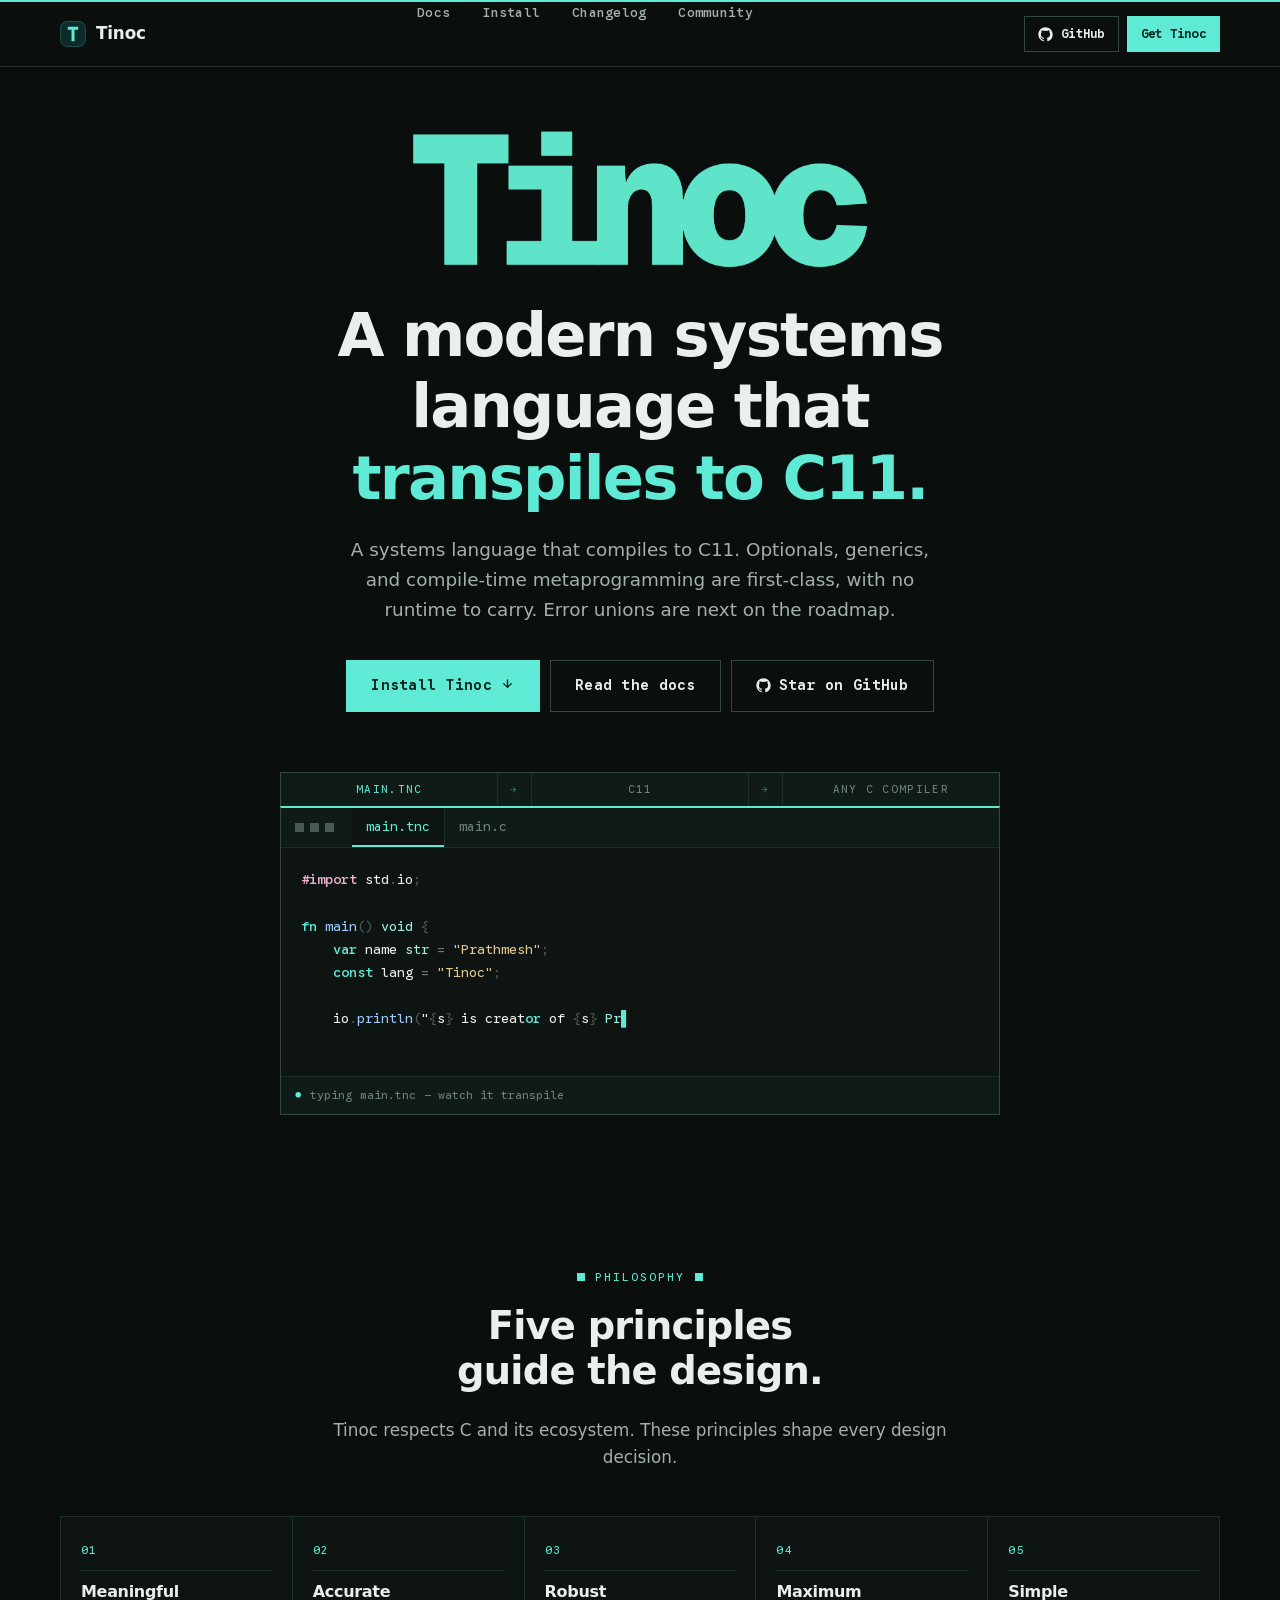
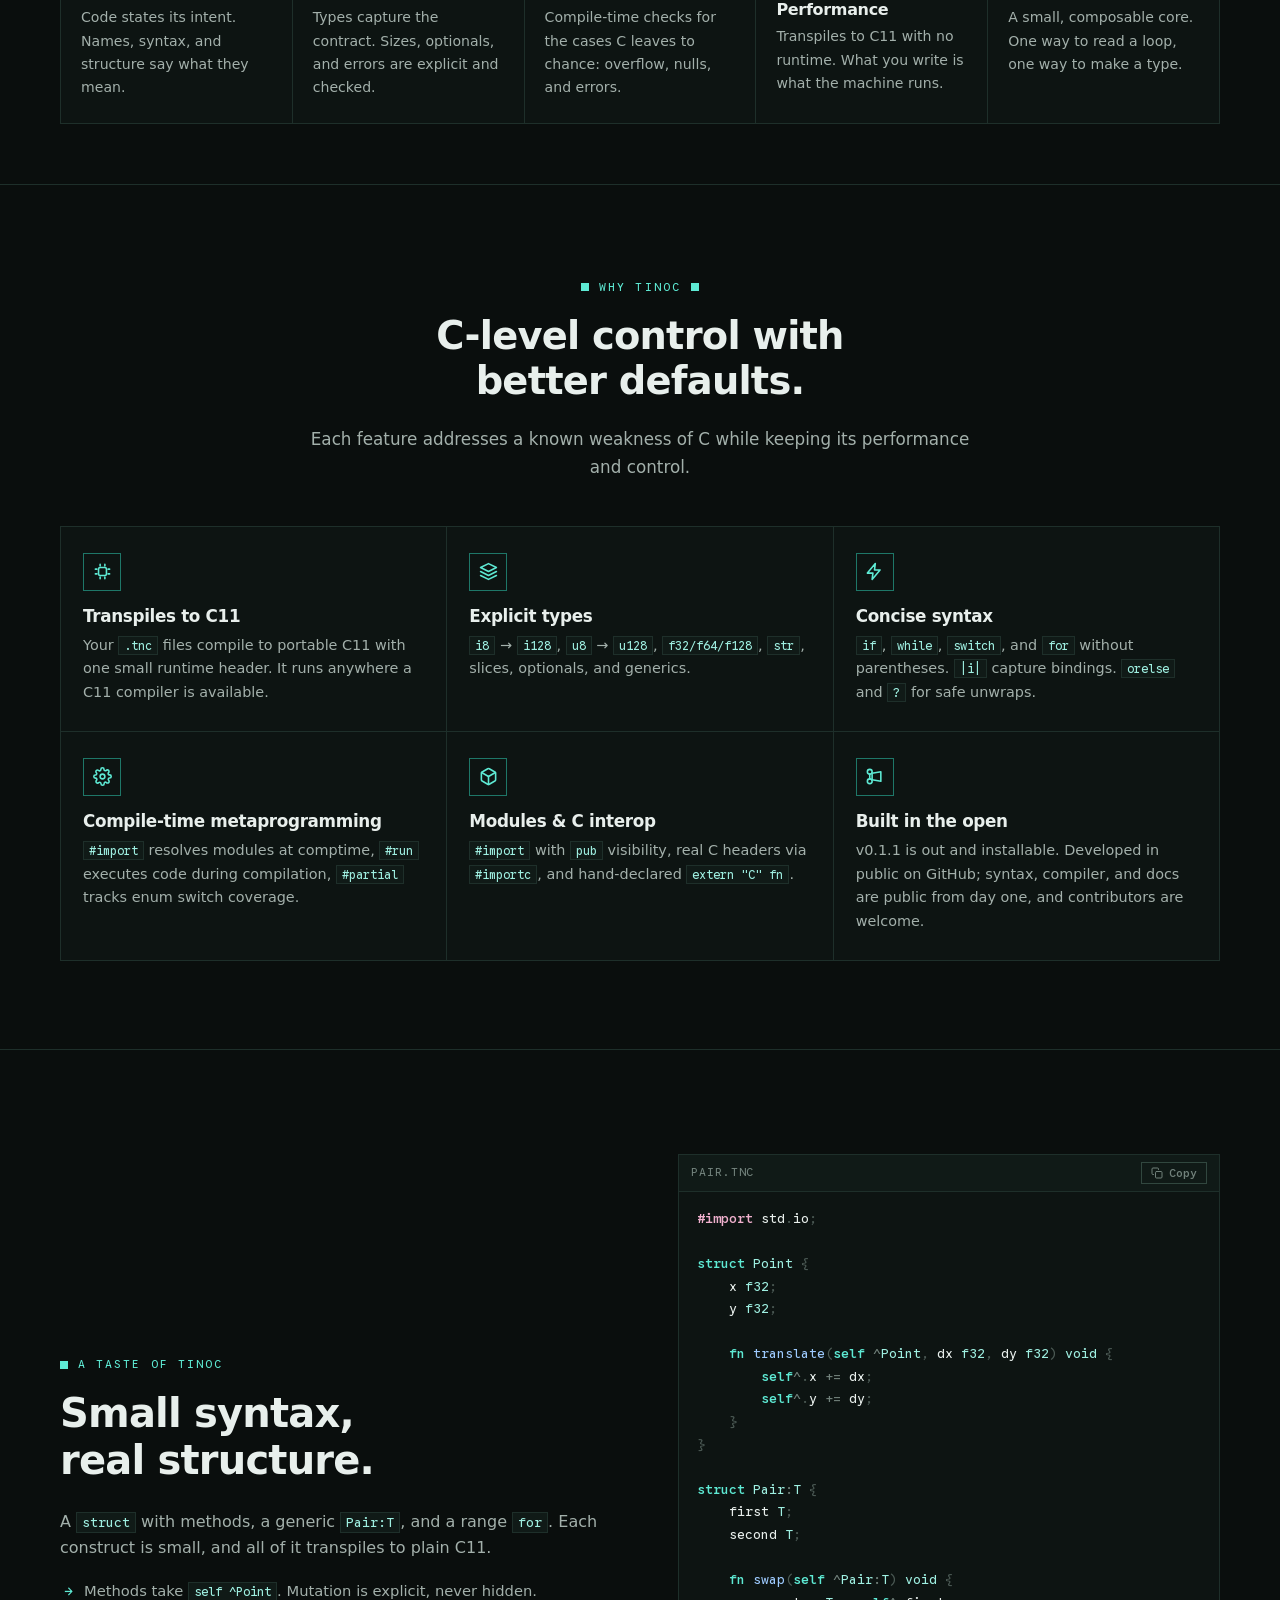
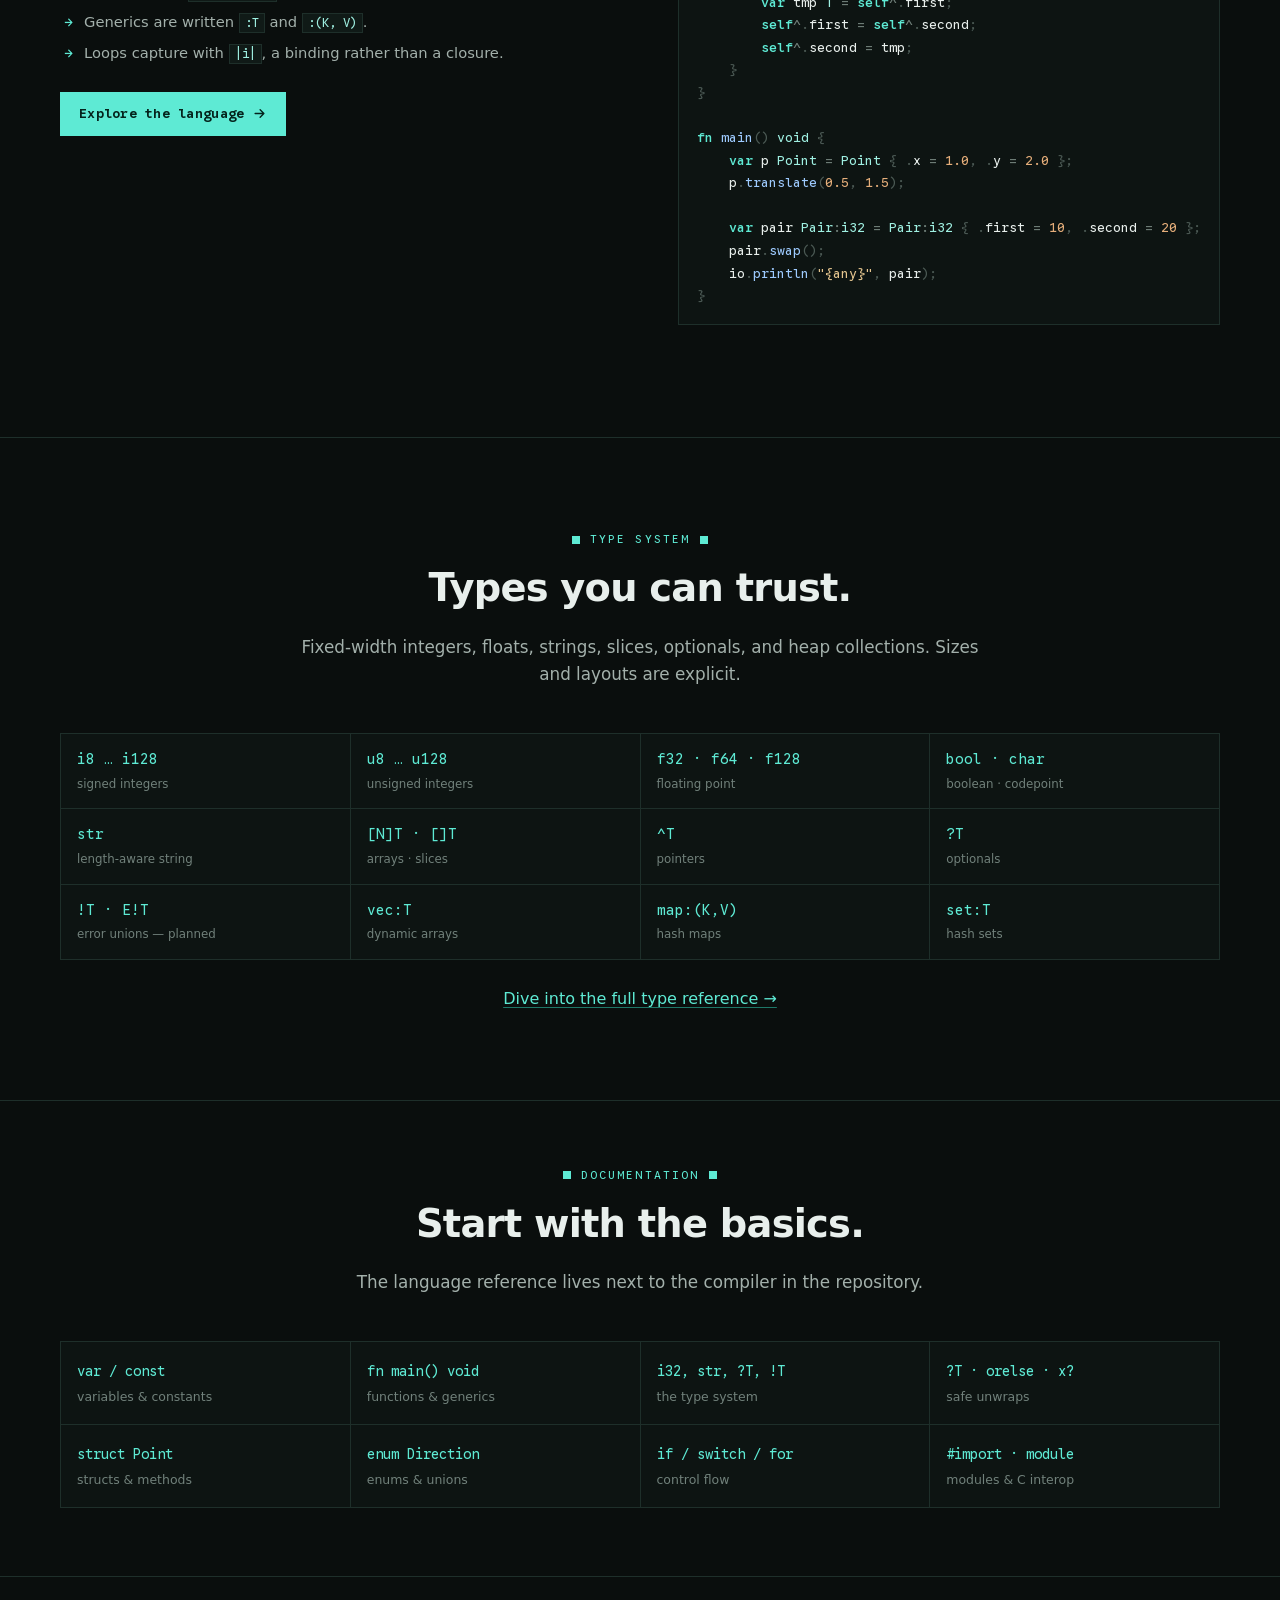
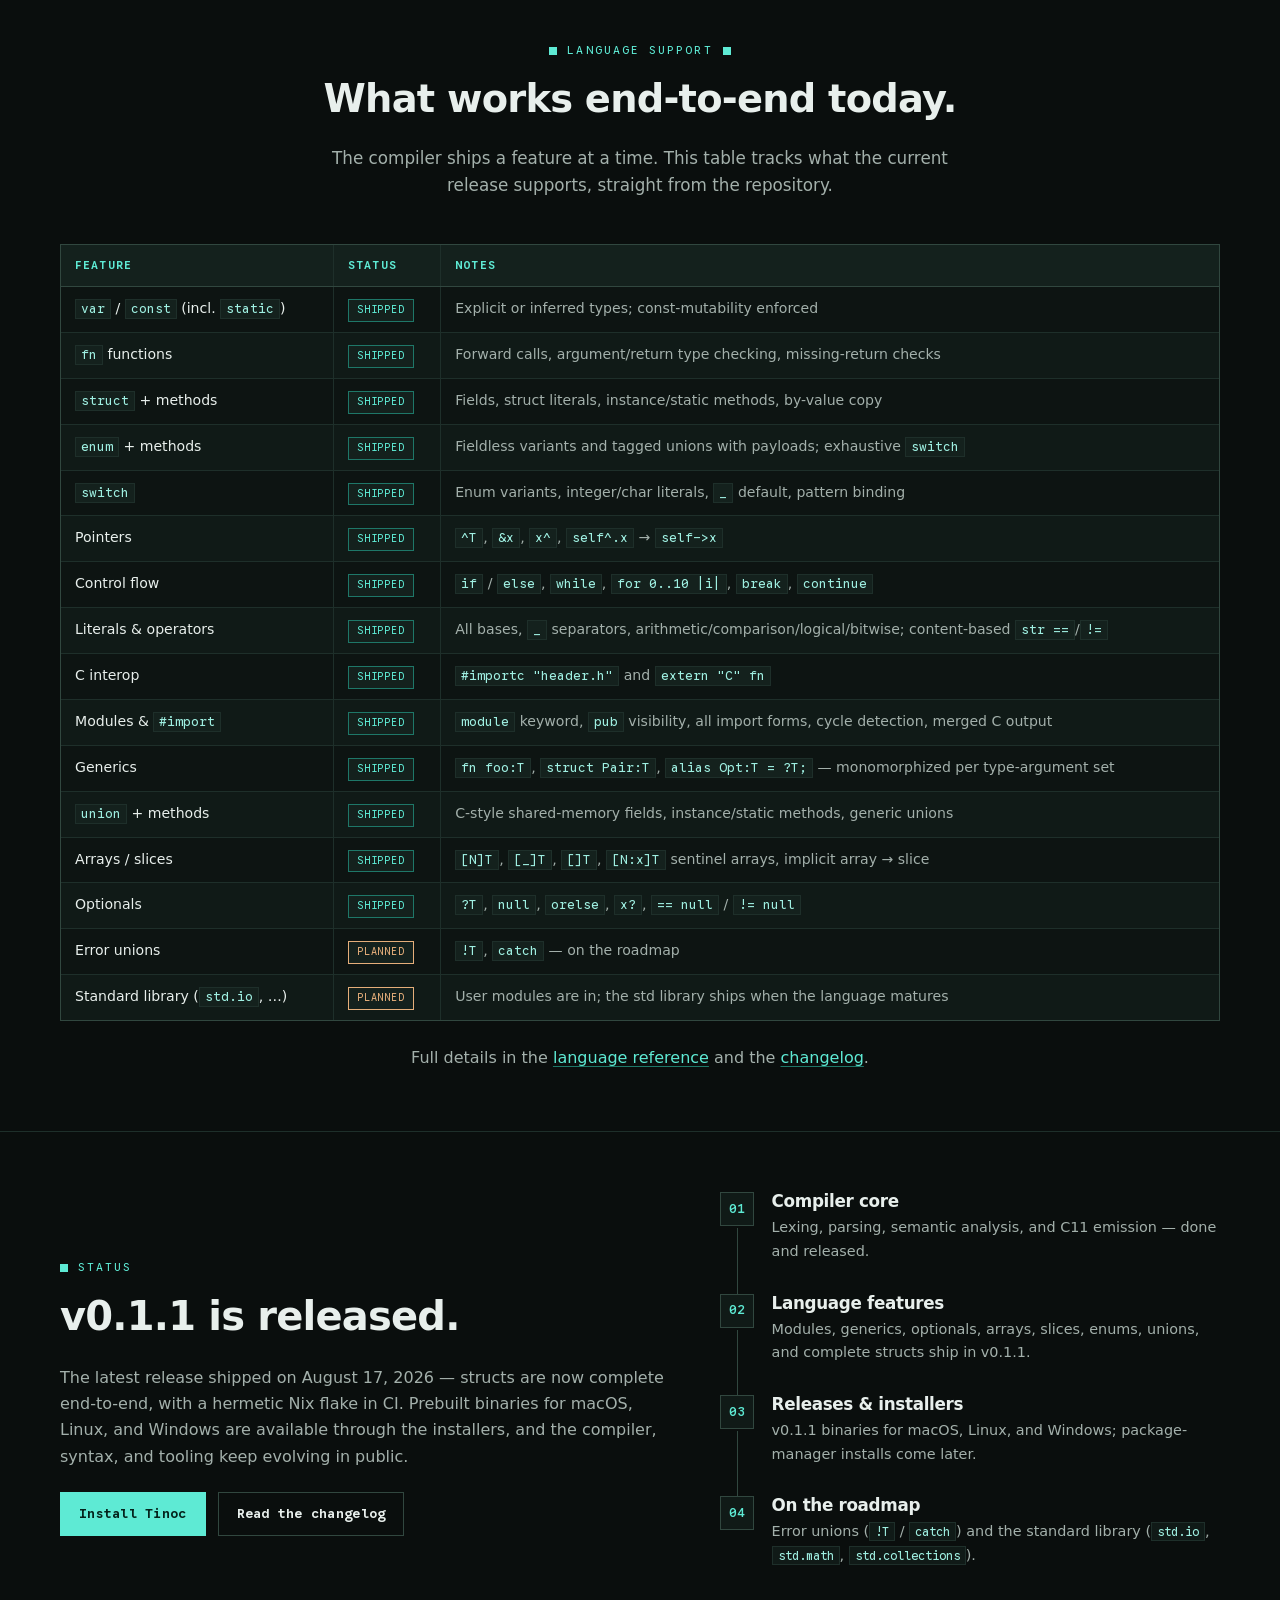
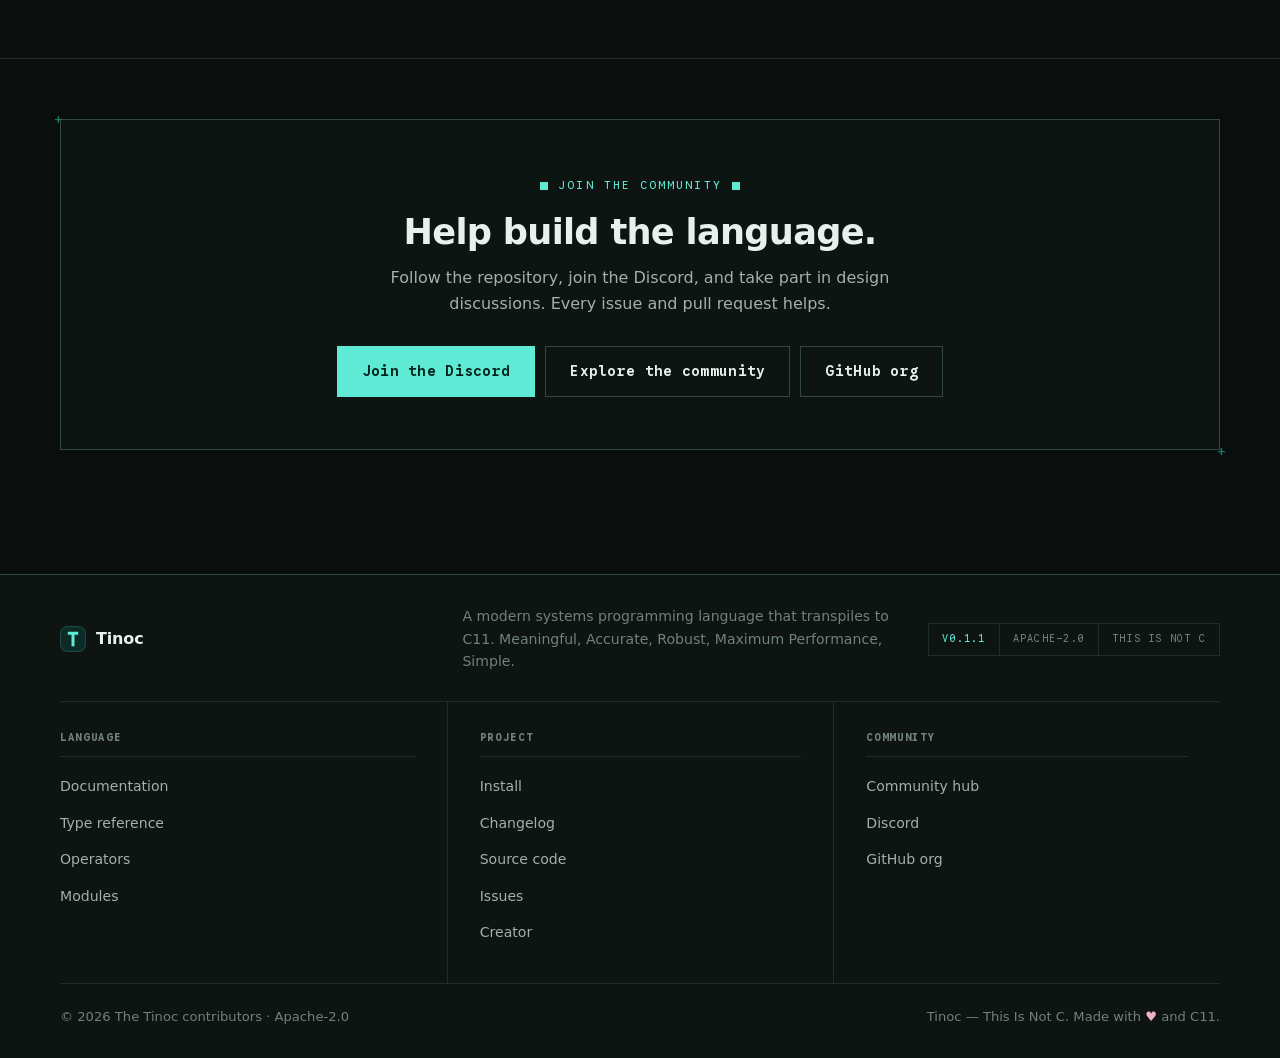
<file: index.html>
<!doctype html>
<html lang="en">
<head>
<meta charset="UTF-8">
<meta name="viewport" content="width=device-width, initial-scale=1, viewport-fit=cover">
<title>Tinoc — A Modern Systems Language That Transpiles to C11</title>
<meta name="description" content="Tinoc (This Is Not C) is a modern systems programming language that transpiles to C11. Meaningful, accurate, robust, maximum performance, simple. Install the latest release with one command.">
<meta name="robots" content="index, follow">
<meta name="author" content="The Tinoc contributors">
<meta name="theme-color" content="#0a0e0d">
<link rel="canonical" href="https://tinoc-lang.vercel.app/">

<meta property="og:type" content="website">
<meta property="og:site_name" content="Tinoc — This Is Not C">
<meta property="og:title" content="Tinoc — This Is Not C">
<meta property="og:description" content="A modern systems programming language that transpiles to C11. Meaningful, Accurate, Robust, Maximum Performance, Simple.">
<meta property="og:url" content="https://tinoc-lang.vercel.app/">
<meta property="og:image" content="https://tinoc-lang.vercel.app/logo-mint.jpg">
<meta property="og:locale" content="en_US">
<meta name="twitter:card" content="summary_large_image">
<meta name="twitter:title" content="Tinoc — This Is Not C">
<meta name="twitter:description" content="A modern systems programming language that transpiles to C11. Meaningful, Accurate, Robust, Maximum Performance, Simple.">
<meta name="twitter:image" content="https://tinoc-lang.vercel.app/logo-mint.jpg">

<link rel="icon" href="data:image/svg+xml,%3Csvg xmlns='http://www.w3.org/2000/svg' viewBox='0 0 64 64'%3E%3Crect width='64' height='64' rx='14' fill='%230d2b26'/%3E%3Ctext x='32' y='43' font-family='monospace' font-size='30' font-weight='700' text-anchor='middle' fill='%235eead4'%3ET%3C/text%3E%3C/svg%3E">

<link rel="preconnect" href="https://fonts.googleapis.com">
<link rel="preconnect" href="https://fonts.gstatic.com" crossorigin>
<link href="https://fonts.googleapis.com/css2?family=Google+Sans+Flex:opsz,wght@8..144,100..1000&family=Google+Sans+Code:wght@400..700&display=swap" rel="stylesheet">

<link rel="stylesheet" href="assets/css/style.css">
<noscript><style>.reveal{opacity:1!important;transform:none!important}</style></noscript>

<script type="application/ld+json">
{
  "@context": "https://schema.org",
  "@type": "SoftwareSourceCode",
  "name": "Tinoc",
  "alternateName": "This Is Not C",
  "description": "Tinoc (This Is Not C) is a modern systems programming language that transpiles to C11. Meaningful, Accurate, Robust, Maximum Performance, Simple.",
  "url": "https://tinoc-lang.vercel.app/",
  "codeRepository": "https://github.com/tinoc-lang/tinoc",
  "programmingLanguage": ["Tinoc", "C"],
  "license": "https://www.apache.org/licenses/LICENSE-2.0",
  "author": {
    "@type": "Organization",
    "name": "The Tinoc contributors",
    "url": "https://github.com/tinoc-lang"
  },
  "maintainer": {
    "@type": "Person",
    "name": "Prathmesh Barot",
    "url": "https://github.com/pbarot2009"
  },
  "softwareVersion": "0.1.1"
}
</script>
</head>
<body>

<!-- ============ NAV ============ -->
<header class="site-header">
  <nav class="nav-pill" aria-label="Primary">
    <a class="nav-brand" href="index.html" aria-label="Tinoc home">
      <svg class="brand-mark" viewBox="0 0 40 40" aria-hidden="true">
        <rect width="40" height="40" rx="11" fill="#0d2b26"/>
        <rect width="38" height="38" x="1" y="1" rx="10" fill="none" stroke="rgba(94,234,212,0.3)"/>
        <path d="M12 9h16v4.6h-5.7v17.4h-4.6V13.6H12z" fill="#5eead4"/>
      </svg>
      <span class="brand-word">Tinoc</span>
    </a>
    <ul class="nav-links">
      <li><a class="nav-link" href="docs.html">Docs</a></li>
      <li><a class="nav-link" href="install.html">Install</a></li>
      <li><a class="nav-link" href="changelog.html">Changelog</a></li>
      <li><a class="nav-link" href="community.html">Community</a></li>
      <li class="nav-menu-cta">
        <a class="btn btn-primary" href="install.html">Get Tinoc</a>
        <a class="btn btn-ghost" href="https://github.com/tinoc-lang" target="_blank" rel="noopener">GitHub</a>
      </li>
    </ul>
    <div class="nav-cta">
      <a class="btn btn-ghost btn-sm" href="https://github.com/tinoc-lang" target="_blank" rel="noopener">
        <svg viewBox="0 0 24 24" fill="currentColor" aria-hidden="true"><path d="M12 .5C5.65.5.5 5.65.5 12c0 5.08 3.29 9.39 7.86 10.91.58.11.79-.25.79-.55 0-.27-.01-1.17-.02-2.12-3.2.7-3.87-1.36-3.87-1.36-.52-1.33-1.28-1.68-1.28-1.68-1.04-.71.08-.7.08-.7 1.15.08 1.76 1.19 1.76 1.19 1.03 1.75 2.69 1.25 3.34.95.1-.74.4-1.25.72-1.54-2.55-.29-5.24-1.28-5.24-5.68 0-1.26.45-2.28 1.19-3.09-.12-.29-.52-1.46.11-3.05 0 0 .97-.31 3.17 1.18a11.1 11.1 0 0 1 5.77 0c2.2-1.49 3.17-1.18 3.17-1.18.63 1.59.23 2.76.11 3.05.74.81 1.19 1.83 1.19 3.09 0 4.41-2.69 5.38-5.26 5.66.41.36.78 1.06.78 2.14 0 1.55-.01 2.79-.01 3.17 0 .3.2.67.8.55A11.5 11.5 0 0 0 23.5 12C23.5 5.65 18.35.5 12 .5Z"/></svg>
        GitHub
      </a>
      <a class="btn btn-primary btn-sm" href="install.html">Get Tinoc</a>
      <button class="nav-toggle" aria-label="Open menu" aria-expanded="false"><span></span><span></span><span></span></button>
    </div>
  </nav>
</header>

<!-- ============ HERO ============ -->
<section class="hero">
  <div class="hero-inner">
    <img src="logo-hero-crop.png" alt="Tinoc — This Is Not C" class="hero-logo" width="1427" height="439">
    <h1>A modern systems language that<br><span class="accent">transpiles to C11.</span></h1>
    <p class="hero-sub">
      A systems language that compiles to C11. Optionals, generics, and
      compile-time metaprogramming are first-class, with no runtime to carry.
      Error unions are next on the roadmap.
    </p>
    <div class="hero-actions">
      <a class="btn btn-primary btn-lg" href="install.html">
        Install Tinoc
        <svg viewBox="0 0 24 24" fill="none" stroke="currentColor" stroke-width="2.2" stroke-linecap="round" stroke-linejoin="round" aria-hidden="true"><path d="M12 3v12M6 9l6 6 6-6"/></svg>
      </a>
      <a class="btn btn-ghost btn-lg" href="docs.html">Read the docs</a>
      <a class="btn btn-ghost btn-lg" href="https://github.com/tinoc-lang/tinoc" target="_blank" rel="noopener">
        <svg viewBox="0 0 24 24" fill="currentColor" aria-hidden="true"><path d="M12 .5C5.65.5.5 5.65.5 12c0 5.08 3.29 9.39 7.86 10.91.58.11.79-.25.79-.55 0-.27-.01-1.17-.02-2.12-3.2.7-3.87-1.36-3.87-1.36-.52-1.33-1.28-1.68-1.28-1.68-1.04-.71.08-.7.08-.7 1.15.08 1.76 1.19 1.76 1.19 1.03 1.75 2.69 1.25 3.34.95.1-.74.4-1.25.72-1.54-2.55-.29-5.24-1.28-5.24-5.68 0-1.26.45-2.28 1.19-3.09-.12-.29-.52-1.46.11-3.05 0 0 .97-.31 3.17 1.18a11.1 11.1 0 0 1 5.77 0c2.2-1.49 3.17-1.18 3.17-1.18.63 1.59.23 2.76.11 3.05.74.81 1.19 1.83 1.19 3.09 0 4.41-2.69 5.38-5.26 5.66.41.36.78 1.06.78 2.14 0 1.55-.01 2.79-.01 3.17 0 .3.2.67.8.55A11.5 11.5 0 0 0 23.5 12C23.5 5.65 18.35.5 12 .5Z"/></svg>
        Star on GitHub
      </a>
    </div>

    <div class="pipeline" aria-hidden="true">
      <span>main.tnc</span><span class="pipe-arrow">→</span><span>C11</span><span class="pipe-arrow">→</span><span>Any C compiler</span>
    </div>

    <div class="code-window" id="demo-window">
      <div class="code-window-head">
        <span class="window-dots" aria-hidden="true"><i></i><i></i><i></i></span>
        <div class="window-tabs" role="tablist" aria-label="Demo language">
          <button class="window-tab active" id="tab-tnc" role="tab" aria-selected="true">main.tnc</button>
          <button class="window-tab" id="tab-c" role="tab" aria-selected="false">main.c</button>
        </div>
      </div>
      <div class="code-window-body">
        <pre aria-live="polite">#import std.io;

fn main() void {
    var name str = "Prathmesh";
    const lang = "Tinoc";

    io.println("{s} is creator of {s} Programming Language!", name, lang);
}</pre>
      </div>
      <div class="window-foot" id="demo-foot"><span class="ok">●</span> typing <code>main.tnc</code> — watch it transpile</div>
    </div>
  </div>
</section>

<!-- ============ PHILOSOPHY ============ -->
<section class="section section-tight">
  <div class="container">
    <div class="section-head center reveal">
      <span class="eyebrow center">Philosophy</span>
      <h2>Five principles guide the design.</h2>
      <p class="lead">Tinoc respects C and its ecosystem. These principles shape every design decision.</p>
    </div>
    <div class="philosophy-grid">
      <div class="phil-card reveal"><span class="num">01</span><h3>Meaningful</h3><p>Code states its intent. Names, syntax, and structure say what they mean.</p></div>
      <div class="phil-card reveal"><span class="num">02</span><h3>Accurate</h3><p>Types capture the contract. Sizes, optionals, and errors are explicit and checked.</p></div>
      <div class="phil-card reveal"><span class="num">03</span><h3>Robust</h3><p>Compile-time checks for the cases C leaves to chance: overflow, nulls, and errors.</p></div>
      <div class="phil-card reveal"><span class="num">04</span><h3>Maximum Performance</h3><p>Transpiles to C11 with no runtime. What you write is what the machine runs.</p></div>
      <div class="phil-card reveal"><span class="num">05</span><h3>Simple</h3><p>A small, composable core. One way to read a loop, one way to make a type.</p></div>
    </div>
  </div>
</section>

<!-- ============ FEATURES ============ -->
<section class="section" id="features">
  <div class="container">
    <div class="section-head center reveal">
      <span class="eyebrow center">Why Tinoc</span>
      <h2>C-level control with better defaults.</h2>
      <p class="lead">Each feature addresses a known weakness of C while keeping its performance and control.</p>
    </div>
    <div class="feature-grid">
      <div class="feature-card reveal">
        <div class="feature-icon"><svg viewBox="0 0 24 24" fill="none" stroke="currentColor" stroke-width="2" stroke-linecap="round" stroke-linejoin="round" aria-hidden="true"><rect x="7" y="7" width="10" height="10" rx="2"/><path d="M9 3v2M15 3v2M9 19v2M15 19v2M3 9h2M3 15h2M19 9h2M19 15h2"/></svg></div>
        <h3>Transpiles to C11</h3>
        <p>Your <code class="inline">.tnc</code> files compile to portable C11 with one small runtime header. It runs anywhere a C11 compiler is available.</p>
      </div>
      <div class="feature-card reveal">
        <div class="feature-icon"><svg viewBox="0 0 24 24" fill="none" stroke="currentColor" stroke-width="2" stroke-linecap="round" stroke-linejoin="round" aria-hidden="true"><path d="M12 2 2 7l10 5 10-5-10-5Z"/><path d="m2 17 10 5 10-5"/><path d="m2 12 10 5 10-5"/></svg></div>
        <h3>Explicit types</h3>
        <p><code class="inline">i8</code> → <code class="inline">i128</code>, <code class="inline">u8</code> → <code class="inline">u128</code>, <code class="inline">f32/f64/f128</code>, <code class="inline">str</code>, slices, optionals, and generics.</p>
      </div>
      <div class="feature-card reveal">
        <div class="feature-icon"><svg viewBox="0 0 24 24" fill="none" stroke="currentColor" stroke-width="2" stroke-linecap="round" stroke-linejoin="round" aria-hidden="true"><path d="M13 2 3 14h7l-1 8 10-12h-7l1-8Z"/></svg></div>
        <h3>Concise syntax</h3>
        <p><code class="inline">if</code>, <code class="inline">while</code>, <code class="inline">switch</code>, and <code class="inline">for</code> without parentheses. <code class="inline">|i|</code> capture bindings. <code class="inline">orelse</code> and <code class="inline">?</code> for safe unwraps.</p>
      </div>
      <div class="feature-card reveal">
        <div class="feature-icon"><svg viewBox="0 0 24 24" fill="none" stroke="currentColor" stroke-width="2" stroke-linecap="round" stroke-linejoin="round" aria-hidden="true"><circle cx="12" cy="12" r="3"/><path d="M19.4 15a1.65 1.65 0 0 0 .33 1.82l.06.06a2 2 0 1 1-2.83 2.83l-.06-.06a1.65 1.65 0 0 0-1.82-.33 1.65 1.65 0 0 0-1 1.51V21a2 2 0 1 1-4 0v-.09a1.65 1.65 0 0 0-1-1.51 1.65 1.65 0 0 0-1.82.33l-.06.06a2 2 0 1 1-2.83-2.83l.06-.06a1.65 1.65 0 0 0 .33-1.82 1.65 1.65 0 0 0-1.51-1H3a2 2 0 1 1 0-4h.09a1.65 1.65 0 0 0 1.51-1 1.65 1.65 0 0 0-.33-1.82l-.06-.06a2 2 0 1 1 2.83-2.83l.06.06a1.65 1.65 0 0 0 1.82.33h0a1.65 1.65 0 0 0 1-1.51V3a2 2 0 1 1 4 0v.09a1.65 1.65 0 0 0 1 1.51h0a1.65 1.65 0 0 0 1.82-.33l.06-.06a2 2 0 1 1 2.83 2.83l-.06.06a1.65 1.65 0 0 0-.33 1.82v0a1.65 1.65 0 0 0 1.51 1H21a2 2 0 1 1 0 4h-.09a1.65 1.65 0 0 0-1.51 1Z"/></svg></div>
        <h3>Compile-time metaprogramming</h3>
        <p><code class="inline">#import</code> resolves modules at comptime, <code class="inline">#run</code> executes code during compilation, <code class="inline">#partial</code> tracks enum switch coverage.</p>
      </div>
      <div class="feature-card reveal">
        <div class="feature-icon"><svg viewBox="0 0 24 24" fill="none" stroke="currentColor" stroke-width="2" stroke-linecap="round" stroke-linejoin="round" aria-hidden="true"><path d="M21 8a2 2 0 0 0-1-1.73l-7-4a2 2 0 0 0-2 0l-7 4A2 2 0 0 0 3 8v8a2 2 0 0 0 1 1.73l7 4a2 2 0 0 0 2 0l7-4A2 2 0 0 0 21 16Z"/><path d="m3.3 7 8.7 5 8.7-5"/><path d="M12 22V12"/></svg></div>
        <h3>Modules &amp; C interop</h3>
        <p><code class="inline">#import</code> with <code class="inline">pub</code> visibility, real C headers via <code class="inline">#importc</code>, and hand-declared <code class="inline">extern "C" fn</code>.</p>
      </div>
      <div class="feature-card reveal">
        <div class="feature-icon"><svg viewBox="0 0 24 24" fill="none" stroke="currentColor" stroke-width="2" stroke-linecap="round" stroke-linejoin="round" aria-hidden="true"><circle cx="6" cy="6" r="3"/><circle cx="6" cy="18" r="3"/><path d="M6 9v6M20 6l-11 2v8l11 2V6Z"/></svg></div>
        <h3>Built in the open</h3>
        <p>v0.1.1 is out and installable. Developed in public on GitHub; syntax, compiler, and docs are public from day one, and contributors are welcome.</p>
      </div>
    </div>
  </div>
</section>

<!-- ============ TASTE OF TINOC ============ -->
<section class="section" id="taste">
  <div class="container">
    <div class="split">
      <div class="reveal">
        <span class="eyebrow">A taste of Tinoc</span>
        <h2 style="font-size:clamp(1.8rem,3.4vw,2.5rem)">Small syntax, real structure.</h2>
        <p class="muted">
          A <code class="inline">struct</code> with methods, a generic <code class="inline">Pair:T</code>,
          and a range <code class="inline">for</code>. Each construct is small, and all of it
          transpiles to plain C11.
        </p>
        <ul class="note-list">
          <li>Methods take <code class="inline">self ^Point</code>. Mutation is explicit, never hidden.</li>
          <li>Generics are written <code class="inline">:T</code> and <code class="inline">:(K, V)</code>.</li>
          <li>Loops capture with <code class="inline">|i|</code>, a binding rather than a closure.</li>
        </ul>
        <div style="margin-top:26px">
          <a class="btn btn-primary" href="docs.html">Explore the language
            <svg viewBox="0 0 24 24" fill="none" stroke="currentColor" stroke-width="2.2" stroke-linecap="round" stroke-linejoin="round" aria-hidden="true"><path d="M5 12h14M13 6l6 6-6 6"/></svg>
          </a>
        </div>
      </div>
      <div class="reveal">
        <div class="code-block">
          <div class="code-block-head"><span>pair.tnc</span></div>
          <pre><code class="lang-tnc">#import std.io;

struct Point {
    x f32;
    y f32;

    fn translate(self ^Point, dx f32, dy f32) void {
        self^.x += dx;
        self^.y += dy;
    }
}

struct Pair:T {
    first T;
    second T;

    fn swap(self ^Pair:T) void {
        var tmp T = self^.first;
        self^.first = self^.second;
        self^.second = tmp;
    }
}

fn main() void {
    var p Point = Point { .x = 1.0, .y = 2.0 };
    p.translate(0.5, 1.5);

    var pair Pair:i32 = Pair:i32 { .first = 10, .second = 20 };
    pair.swap();
    io.println("{any}", pair);
}</code></pre>
        </div>
      </div>
    </div>
  </div>
</section>

<!-- ============ TYPE SHOWCASE ============ -->
<section class="section" id="types">
  <div class="container">
    <div class="section-head center reveal">
      <span class="eyebrow center">Type system</span>
      <h2>Types you can trust.</h2>
      <p class="lead">Fixed-width integers, floats, strings, slices, optionals, and heap collections. Sizes and layouts are explicit.</p>
    </div>
    <div class="type-grid reveal">
      <div class="type-chip"><code>i8 … i128</code><span>signed integers</span></div>
      <div class="type-chip"><code>u8 … u128</code><span>unsigned integers</span></div>
      <div class="type-chip"><code>f32 · f64 · f128</code><span>floating point</span></div>
      <div class="type-chip"><code>bool · char</code><span>boolean · codepoint</span></div>
      <div class="type-chip"><code>str</code><span>length-aware string</span></div>
      <div class="type-chip"><code>[N]T · []T</code><span>arrays · slices</span></div>
      <div class="type-chip"><code>^T</code><span>pointers</span></div>
      <div class="type-chip"><code>?T</code><span>optionals</span></div>
      <div class="type-chip"><code>!T · E!T</code><span>error unions — planned</span></div>
      <div class="type-chip"><code>vec:T</code><span>dynamic arrays</span></div>
      <div class="type-chip"><code>map:(K,V)</code><span>hash maps</span></div>
      <div class="type-chip"><code>set:T</code><span>hash sets</span></div>
    </div>
    <p class="center muted reveal" style="margin-top:26px">
      <a href="docs.html#types">Dive into the full type reference →</a>
    </p>
  </div>
</section>

<!-- ============ DOCS TEASER ============ -->
<section class="section section-tight" id="docs-teaser">
  <div class="container">
    <div class="section-head center reveal">
      <span class="eyebrow center">Documentation</span>
      <h2>Start with the basics.</h2>
      <p class="lead">The language reference lives next to the compiler in the repository.</p>
    </div>
    <div class="toc-cards">
      <a class="toc-card reveal" href="docs.html#variables">
        <code>var / const</code><span>variables &amp; constants</span>
      </a>
      <a class="toc-card reveal" href="docs.html#functions">
        <code>fn main() void</code><span>functions &amp; generics</span>
      </a>
      <a class="toc-card reveal" href="docs.html#types">
        <code>i32, str, ?T, !T</code><span>the type system</span>
      </a>
      <a class="toc-card reveal" href="docs.html#optionals">
        <code>?T · orelse · x?</code><span>safe unwraps</span>
      </a>
      <a class="toc-card reveal" href="docs.html#structs">
        <code>struct Point</code><span>structs &amp; methods</span>
      </a>
      <a class="toc-card reveal" href="docs.html#enums">
        <code>enum Direction</code><span>enums &amp; unions</span>
      </a>
      <a class="toc-card reveal" href="docs.html#switch">
        <code>if / switch / for</code><span>control flow</span>
      </a>
      <a class="toc-card reveal" href="docs.html#modules">
        <code>#import · module</code><span>modules &amp; C interop</span>
      </a>
    </div>
  </div>
</section>

<!-- ============ LANGUAGE SUPPORT ============ -->
<section class="section section-tight" id="support">
  <div class="container">
    <div class="section-head center reveal">
      <span class="eyebrow center">Language support</span>
      <h2>What works end-to-end today.</h2>
      <p class="lead">The compiler ships a feature at a time. This table tracks what the current release supports, straight from the repository.</p>
    </div>
    <div class="table-wrap reveal">
      <table class="docs-table support-table">
        <thead>
          <tr><th>Feature</th><th>Status</th><th>Notes</th></tr>
        </thead>
        <tbody>
          <tr><td><code>var</code> / <code>const</code> (incl. <code>static</code>)</td><td><span class="pill done">Shipped</span></td><td>Explicit or inferred types; const-mutability enforced</td></tr>
          <tr><td><code>fn</code> functions</td><td><span class="pill done">Shipped</span></td><td>Forward calls, argument/return type checking, missing-return checks</td></tr>
          <tr><td><code>struct</code> + methods</td><td><span class="pill done">Shipped</span></td><td>Fields, struct literals, instance/static methods, by-value copy</td></tr>
          <tr><td><code>enum</code> + methods</td><td><span class="pill done">Shipped</span></td><td>Fieldless variants and tagged unions with payloads; exhaustive <code>switch</code></td></tr>
          <tr><td><code>switch</code></td><td><span class="pill done">Shipped</span></td><td>Enum variants, integer/char literals, <code>_</code> default, pattern binding</td></tr>
          <tr><td>Pointers</td><td><span class="pill done">Shipped</span></td><td><code>^T</code>, <code>&amp;x</code>, <code>x^</code>, <code>self^.x</code> → <code>self-&gt;x</code></td></tr>
          <tr><td>Control flow</td><td><span class="pill done">Shipped</span></td><td><code>if</code> / <code>else</code>, <code>while</code>, <code>for 0..10 |i|</code>, <code>break</code>, <code>continue</code></td></tr>
          <tr><td>Literals &amp; operators</td><td><span class="pill done">Shipped</span></td><td>All bases, <code>_</code> separators, arithmetic/comparison/logical/bitwise; content-based <code>str ==</code>/<code>!=</code></td></tr>
          <tr><td>C interop</td><td><span class="pill done">Shipped</span></td><td><code>#importc "header.h"</code> and <code>extern "C" fn</code></td></tr>
          <tr><td>Modules &amp; <code>#import</code></td><td><span class="pill done">Shipped</span></td><td><code>module</code> keyword, <code>pub</code> visibility, all import forms, cycle detection, merged C output</td></tr>
          <tr><td>Generics</td><td><span class="pill done">Shipped</span></td><td><code>fn foo:T</code>, <code>struct Pair:T</code>, <code>alias Opt:T = ?T;</code> — monomorphized per type-argument set</td></tr>
          <tr><td><code>union</code> + methods</td><td><span class="pill done">Shipped</span></td><td>C-style shared-memory fields, instance/static methods, generic unions</td></tr>
          <tr><td>Arrays / slices</td><td><span class="pill done">Shipped</span></td><td><code>[N]T</code>, <code>[_]T</code>, <code>[]T</code>, <code>[N:x]T</code> sentinel arrays, implicit array → slice</td></tr>
          <tr><td>Optionals</td><td><span class="pill done">Shipped</span></td><td><code>?T</code>, <code>null</code>, <code>orelse</code>, <code>x?</code>, <code>== null</code> / <code>!= null</code></td></tr>
          <tr><td>Error unions</td><td><span class="pill next">Planned</span></td><td><code>!T</code>, <code>catch</code> — on the roadmap</td></tr>
          <tr><td>Standard library (<code>std.io</code>, …)</td><td><span class="pill next">Planned</span></td><td>User modules are in; the std library ships when the language matures</td></tr>
        </tbody>
      </table>
    </div>
    <p class="center muted reveal" style="margin-top:24px">
      Full details in the <a href="docs.html">language reference</a> and the <a href="changelog.html">changelog</a>.
    </p>
  </div>
</section>

<!-- ============ ROADMAP ============ -->
<section class="section section-tight" id="roadmap">
  <div class="container">
    <div class="split">
      <div class="reveal">
        <span class="eyebrow">Status</span>
        <h2 style="font-size:clamp(1.8rem,3.4vw,2.5rem)">v0.1.1 is released.</h2>
        <p class="muted">
          The latest release shipped on August 17, 2026 — structs are now complete
          end-to-end, with a hermetic Nix flake in CI. Prebuilt binaries for macOS,
          Linux, and Windows are available through the installers, and the compiler,
          syntax, and tooling keep evolving in public.
        </p>
        <div style="display:flex;gap:12px;flex-wrap:wrap;margin-top:22px">
          <a class="btn btn-primary" href="install.html">Install Tinoc</a>
          <a class="btn btn-ghost" href="changelog.html">Read the changelog</a>
        </div>
      </div>
      <div class="reveal">
        <ol class="steps">
          <li>
            <h3>Compiler core</h3>
            <p>Lexing, parsing, semantic analysis, and C11 emission — done and released.</p>
          </li>
          <li>
            <h3>Language features</h3>
            <p>Modules, generics, optionals, arrays, slices, enums, unions, and complete structs ship in v0.1.1.</p>
          </li>
          <li>
            <h3>Releases &amp; installers</h3>
            <p>v0.1.1 binaries for macOS, Linux, and Windows; package-manager installs come later.</p>
          </li>
          <li>
            <h3>On the roadmap</h3>
            <p>Error unions (<code class="inline">!T</code> / <code class="inline">catch</code>) and the standard library (<code class="inline">std.io</code>, <code class="inline">std.math</code>, <code class="inline">std.collections</code>).</p>
          </li>
        </ol>
      </div>
    </div>
  </div>
</section>

<!-- ============ COMMUNITY CTA ============ -->
<section class="section section-tight">
  <div class="container">
    <div class="cta-band reveal">
      <span class="eyebrow center">Join the community</span>
      <h2>Help build the language.</h2>
      <p>Follow the repository, join the Discord, and take part in design discussions. Every issue and pull request helps.</p>
      <div class="cta-actions">
        <a class="btn btn-primary btn-lg" href="https://discord.gg/pzRamyjPUQ" target="_blank" rel="noopener">
          Join the Discord
        </a>
        <a class="btn btn-ghost btn-lg" href="community.html">Explore the community</a>
        <a class="btn btn-ghost btn-lg" href="https://github.com/tinoc-lang" target="_blank" rel="noopener">GitHub org</a>
      </div>
    </div>
  </div>
</section>

<!-- ============ FOOTER ============ -->
<footer class="site-footer">
  <div class="container">
    <div class="footer-brand">
      <a class="nav-brand" href="index.html" aria-label="Tinoc home">
        <svg class="brand-mark" viewBox="0 0 40 40" aria-hidden="true">
          <rect width="40" height="40" rx="11" fill="#0d2b26"/>
          <rect width="38" height="38" x="1" y="1" rx="10" fill="none" stroke="rgba(94,234,212,0.3)"/>
          <path d="M12 9h16v4.6h-5.7v17.4h-4.6V13.6H12z" fill="#5eead4"/>
        </svg>
        <span class="brand-word">Tinoc</span>
      </a>
      <p>A modern systems programming language that transpiles to C11. Meaningful, Accurate, Robust, Maximum Performance, Simple.</p>
      <div class="footer-spec" aria-label="Project facts">
        <span>v0.1.1</span>
        <span>Apache-2.0</span>
        <span>This Is Not C</span>
      </div>
    </div>
    <div class="footer-cols">
      <div class="footer-col">
        <h4>Language</h4>
        <ul>
          <li><a href="docs.html">Documentation</a></li>
          <li><a href="docs.html#types">Type reference</a></li>
          <li><a href="docs.html#operators">Operators</a></li>
          <li><a href="docs.html#modules">Modules</a></li>
        </ul>
      </div>
      <div class="footer-col">
        <h4>Project</h4>
        <ul>
          <li><a href="install.html">Install</a></li>
          <li><a href="changelog.html">Changelog</a></li>
          <li><a href="https://github.com/tinoc-lang/tinoc" target="_blank" rel="noopener">Source code</a></li>
          <li><a href="https://github.com/tinoc-lang/tinoc/issues" target="_blank" rel="noopener">Issues</a></li>
          <li><a href="https://github.com/pbarot2009" target="_blank" rel="noopener">Creator</a></li>
        </ul>
      </div>
      <div class="footer-col">
        <h4>Community</h4>
        <ul>
          <li><a href="community.html">Community hub</a></li>
          <li><a href="https://discord.gg/pzRamyjPUQ" target="_blank" rel="noopener">Discord</a></li>
          <li><a href="https://github.com/tinoc-lang" target="_blank" rel="noopener">GitHub org</a></li>
        </ul>
      </div>
    </div>
    <div class="footer-bottom">
      <span>© <span data-year>2026</span> The Tinoc contributors · Apache-2.0</span>
      <span>Tinoc — This Is Not C. Made with <span class="heart">♥</span> and C11.</span>
    </div>
  </div>
</footer>

<script src="assets/js/main.js"></script>
<script src="assets/js/landing.js"></script>
<script src="assets/js/docs.js"></script>
</body>
</html>
</file>
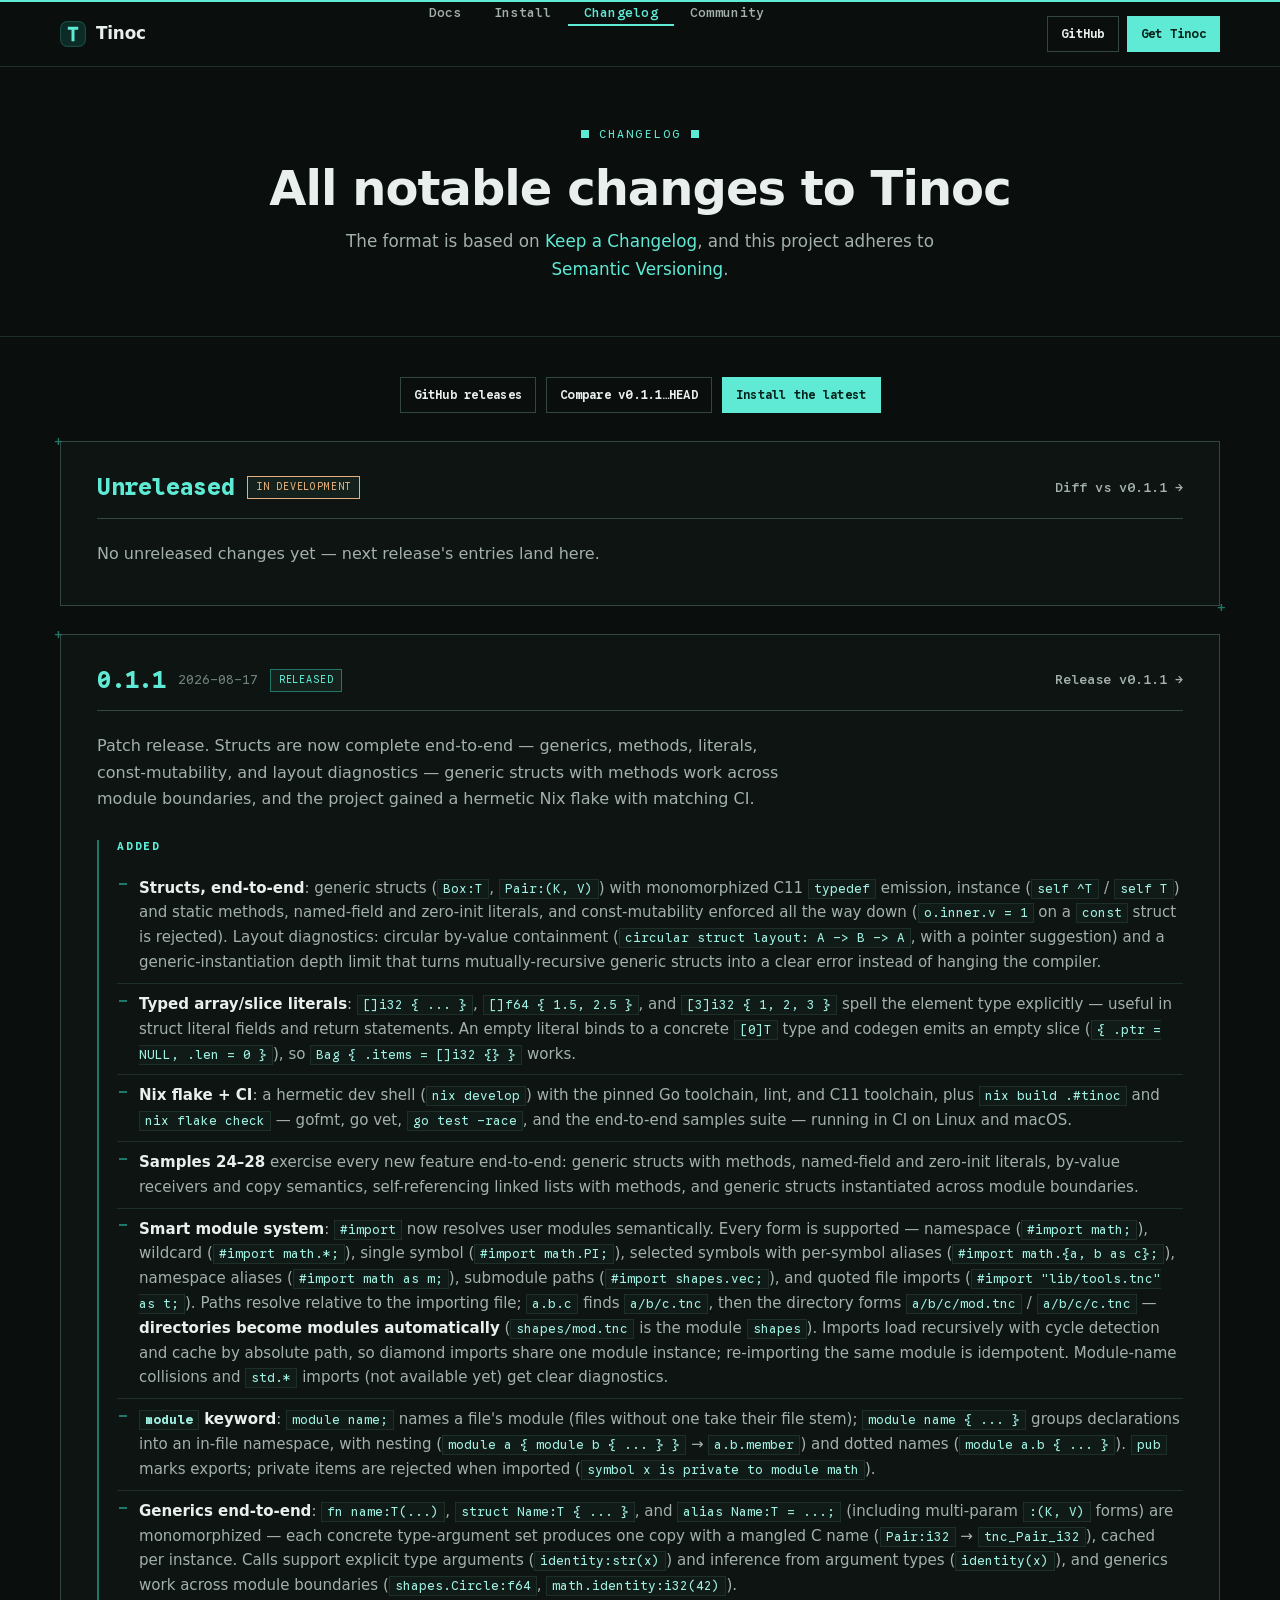
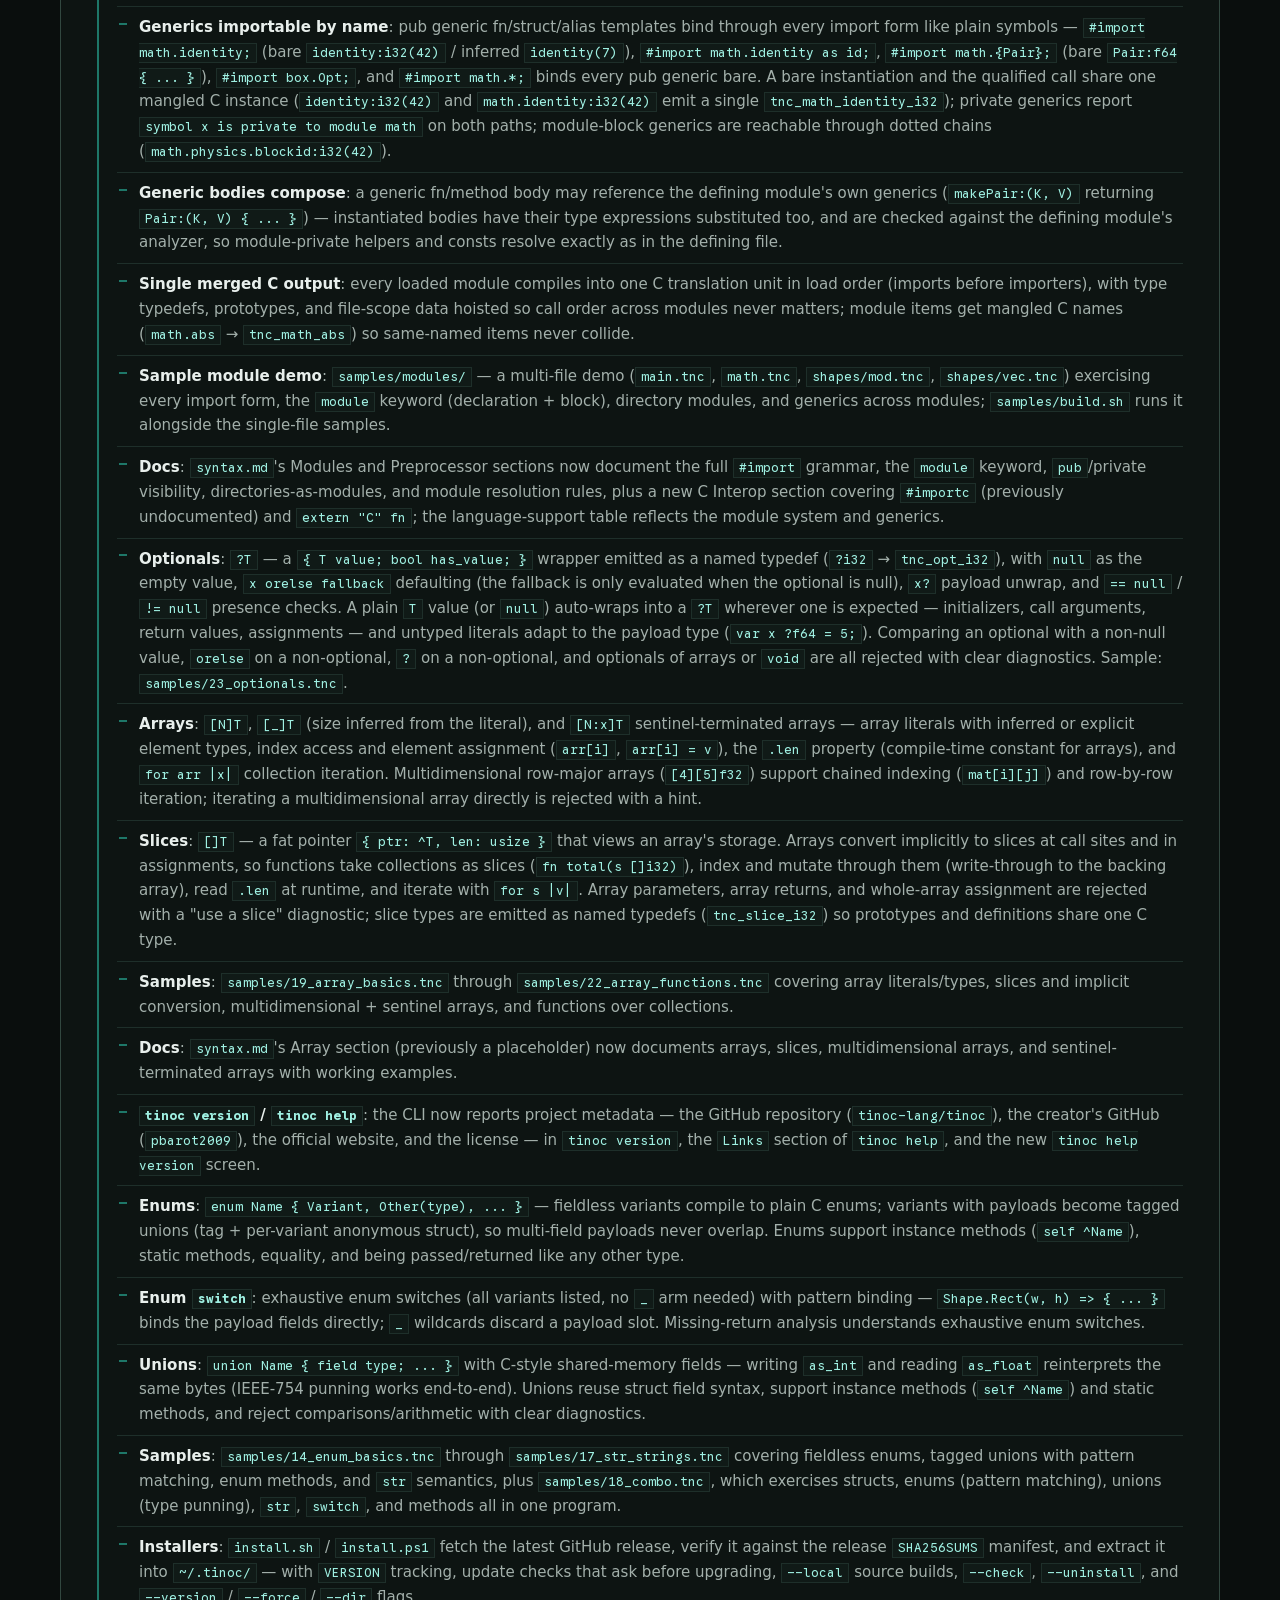
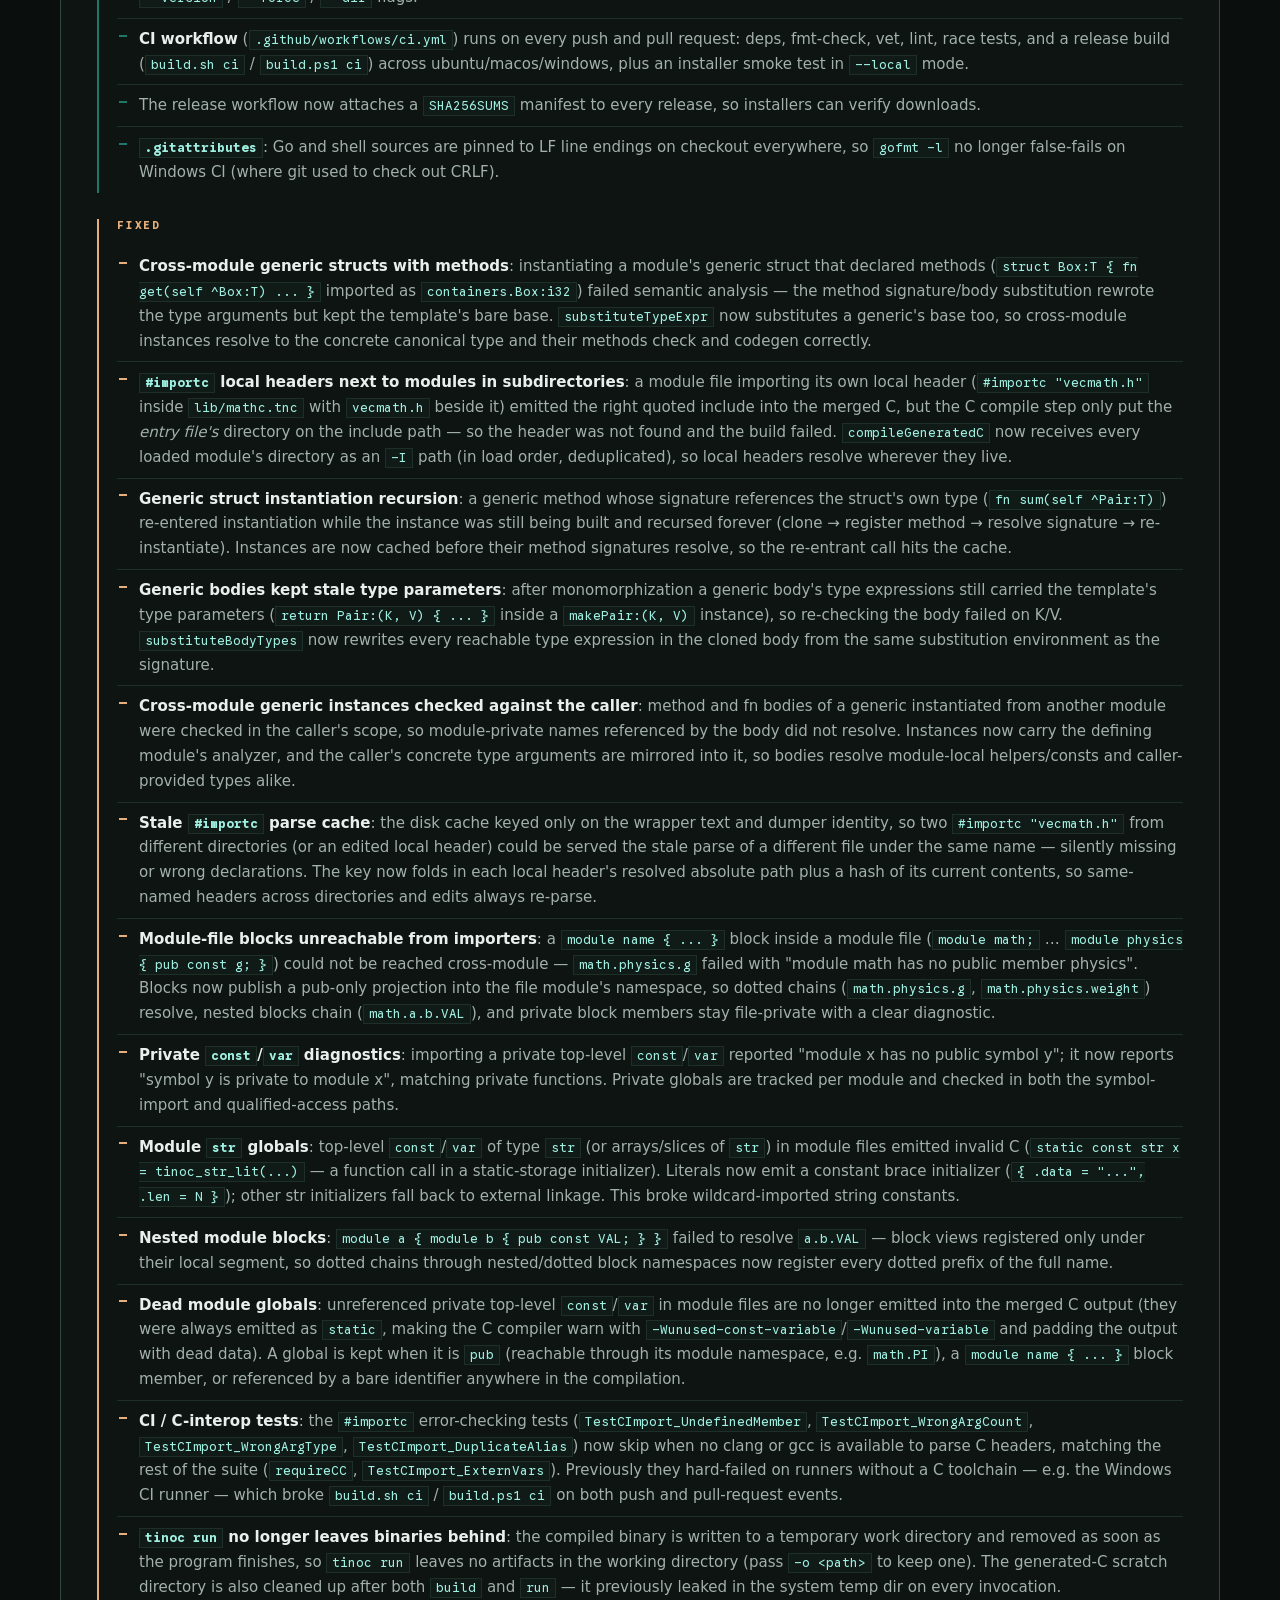
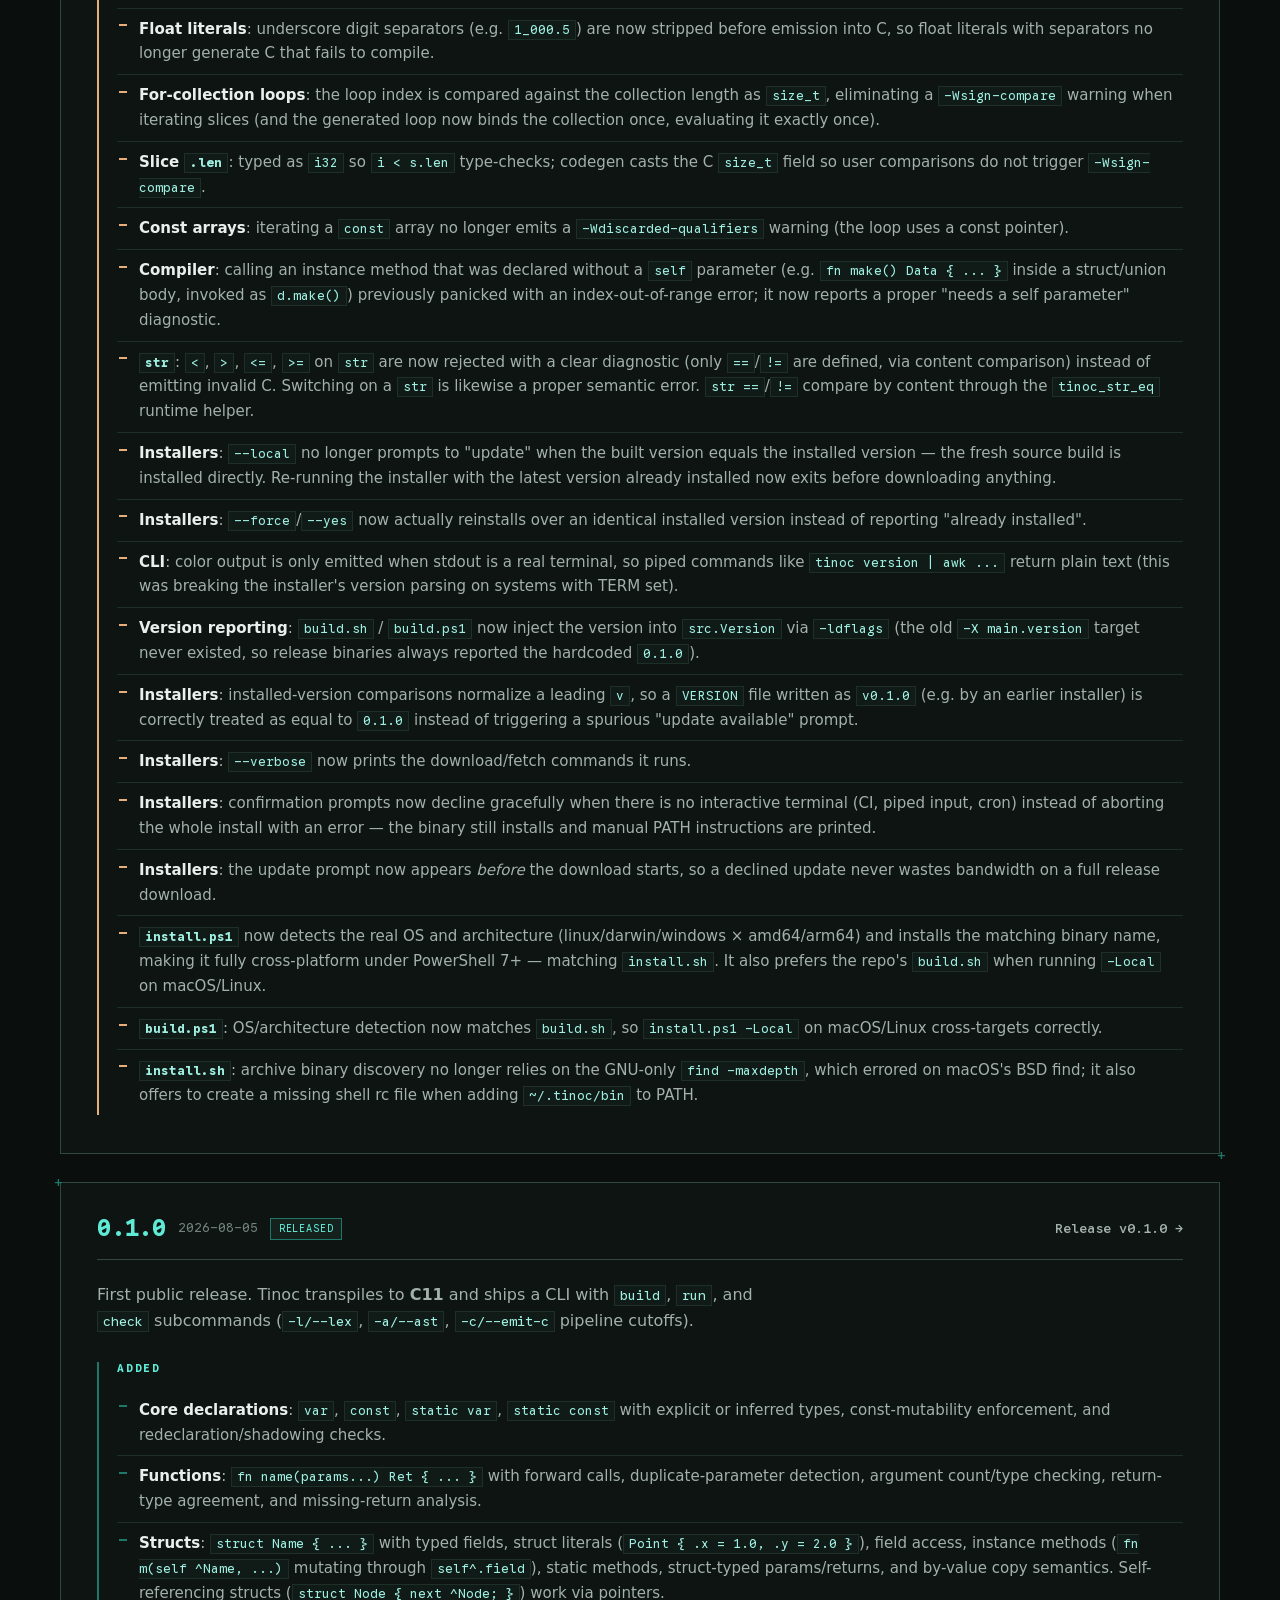
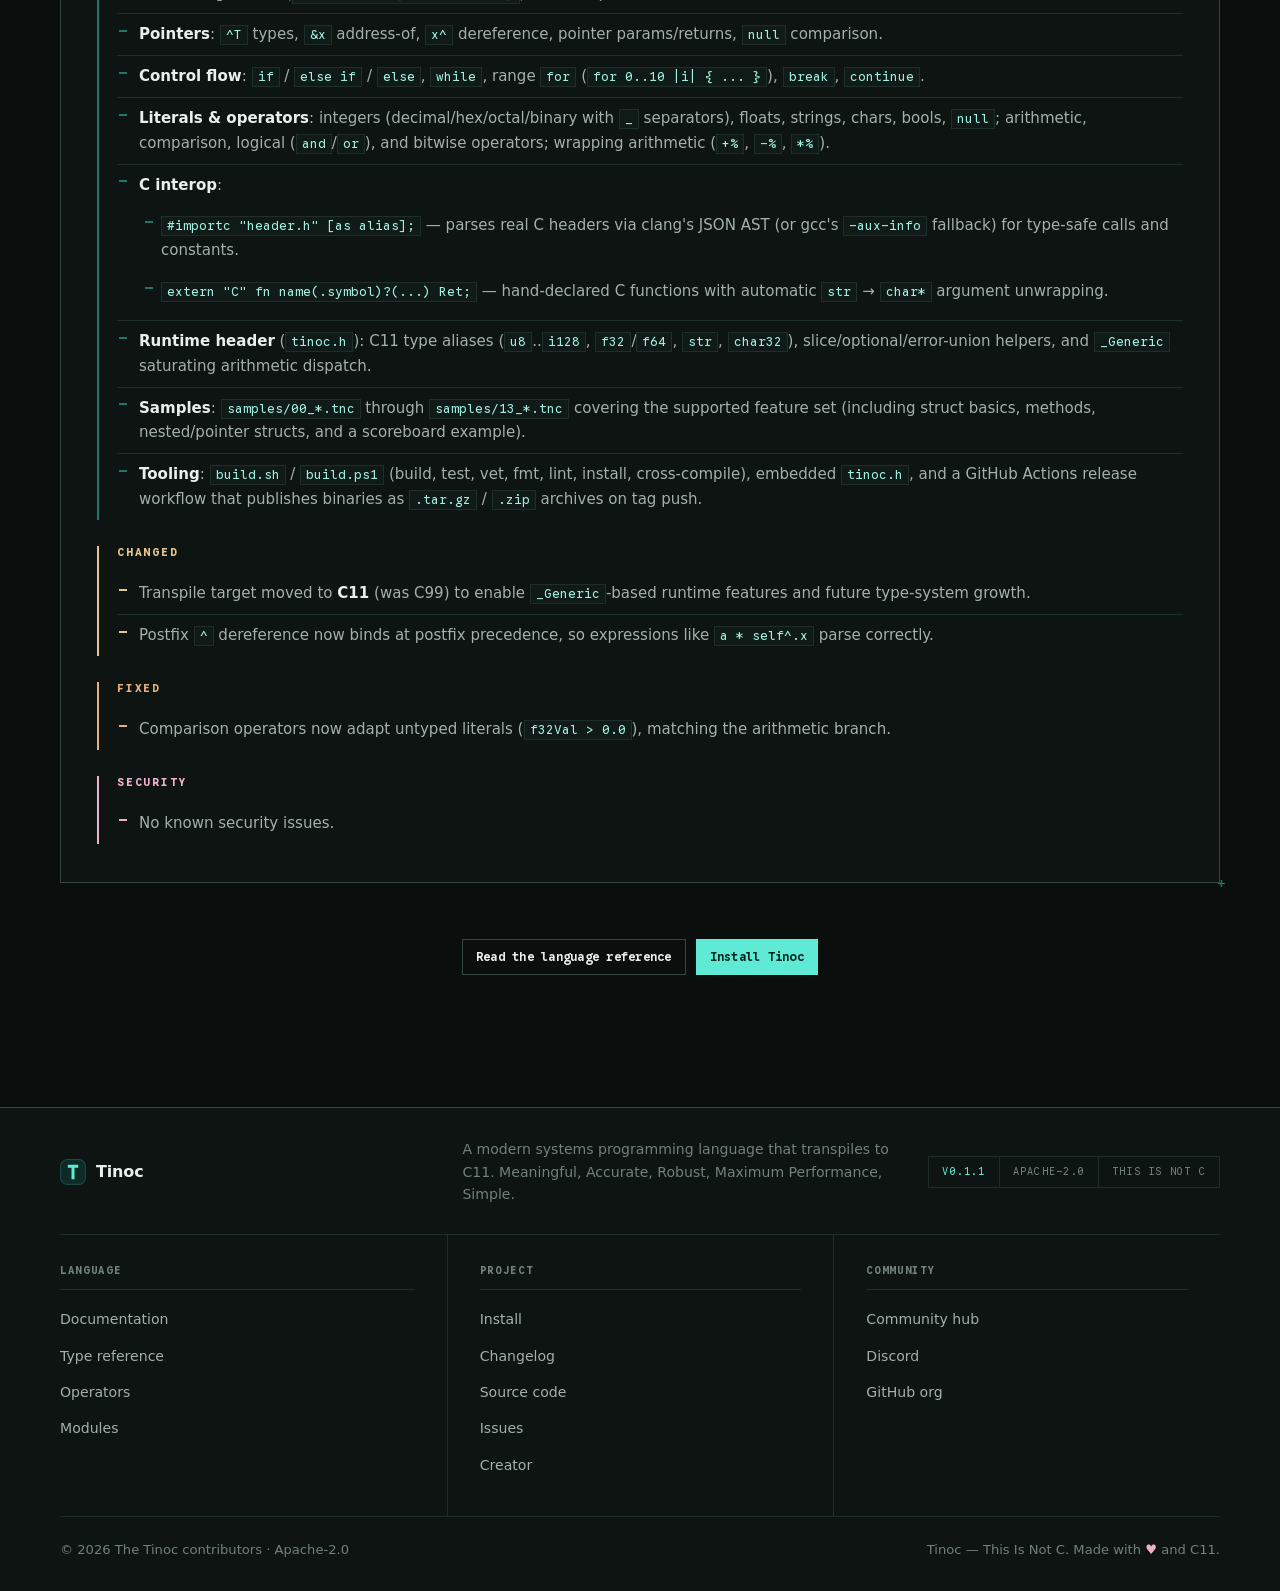
<file: changelog.html>
<!doctype html>
<html lang="en">
<head>
<meta charset="UTF-8">
<meta name="viewport" content="width=device-width, initial-scale=1, viewport-fit=cover">
<title>Tinoc — Changelog</title>
<meta name="description" content="All notable changes to Tinoc, documented per Keep a Changelog and SemVer: the module system, generics, optionals, arrays, slices, enums, unions, installers, and the v0.1.1 release.">
<meta name="robots" content="index, follow">
<meta name="author" content="The Tinoc contributors">
<meta name="theme-color" content="#0a0e0d">
<link rel="canonical" href="https://tinoc-lang.vercel.app/changelog.html">

<meta property="og:type" content="website">
<meta property="og:site_name" content="Tinoc — This Is Not C">
<meta property="og:title" content="Tinoc — Changelog">
<meta property="og:description" content="All notable changes to Tinoc, documented per Keep a Changelog and SemVer: the module system, generics, optionals, arrays, slices, enums, unions, installers, and the v0.1.1 release.">
<meta property="og:url" content="https://tinoc-lang.vercel.app/changelog.html">
<meta property="og:image" content="https://tinoc-lang.vercel.app/logo-mint.jpg">
<meta property="og:locale" content="en_US">
<meta name="twitter:card" content="summary_large_image">
<meta name="twitter:title" content="Tinoc — Changelog">
<meta name="twitter:description" content="All notable changes to Tinoc, documented per Keep a Changelog and SemVer: the module system, generics, optionals, arrays, slices, enums, unions, installers, and the v0.1.1 release.">
<meta name="twitter:image" content="https://tinoc-lang.vercel.app/logo-mint.jpg">

<link rel="icon" href="data:image/svg+xml,%3Csvg xmlns='http://www.w3.org/2000/svg' viewBox='0 0 64 64'%3E%3Crect width='64' height='64' rx='14' fill='%230d2b26'/%3E%3Ctext x='32' y='43' font-family='monospace' font-size='30' font-weight='700' text-anchor='middle' fill='%235eead4'%3ET%3C/text%3E%3C/svg%3E">

<link rel="preconnect" href="https://fonts.googleapis.com">
<link rel="preconnect" href="https://fonts.gstatic.com" crossorigin>
<link href="https://fonts.googleapis.com/css2?family=Google+Sans+Flex:opsz,wght@8..144,100..1000&family=Google+Sans+Code:wght@400..700&display=swap" rel="stylesheet">

<link rel="stylesheet" href="assets/css/style.css">
<noscript><style>.reveal{opacity:1!important;transform:none!important}</style></noscript>

<script type="application/ld+json">
{
  "@context": "https://schema.org",
  "@type": "WebPage",
  "name": "Tinoc — Changelog",
  "description": "All notable changes to Tinoc, documented per Keep a Changelog and SemVer: the module system, generics, optionals, arrays, slices, enums, unions, installers, and the v0.1.1 release.",
  "url": "https://tinoc-lang.vercel.app/changelog.html",
  "inLanguage": "en",
  "isPartOf": {
    "@type": "WebSite",
    "name": "Tinoc — This Is Not C",
    "url": "https://tinoc-lang.vercel.app/"
  }
}
</script>
</head>
<body>

<header class="site-header">
  <nav class="nav-pill" aria-label="Primary">
    <a class="nav-brand" href="index.html" aria-label="Tinoc home">
      <svg class="brand-mark" viewBox="0 0 40 40" aria-hidden="true">
        <rect width="40" height="40" rx="11" fill="#0d2b26"/>
        <rect width="38" height="38" x="1" y="1" rx="10" fill="none" stroke="rgba(94,234,212,0.3)"/>
        <path d="M12 9h16v4.6h-5.7v17.4h-4.6V13.6H12z" fill="#5eead4"/>
      </svg>
      <span class="brand-word">Tinoc</span>
    </a>
    <ul class="nav-links">
      <li><a class="nav-link" href="docs.html">Docs</a></li>
      <li><a class="nav-link" href="install.html">Install</a></li>
      <li><a class="nav-link active" href="changelog.html" aria-current="page">Changelog</a></li>
      <li><a class="nav-link" href="community.html">Community</a></li>
      <li class="nav-menu-cta">
        <a class="btn btn-primary" href="install.html">Get Tinoc</a>
        <a class="btn btn-ghost" href="https://github.com/tinoc-lang" target="_blank" rel="noopener">GitHub</a>
      </li>
    </ul>
    <div class="nav-cta">
      <a class="btn btn-ghost btn-sm" href="https://github.com/tinoc-lang" target="_blank" rel="noopener">GitHub</a>
      <a class="btn btn-primary btn-sm" href="install.html">Get Tinoc</a>
      <button class="nav-toggle" aria-label="Open menu" aria-expanded="false"><span></span><span></span><span></span></button>
    </div>
  </nav>
</header>

<main>
  <section class="page-hero">
    <div class="container">
      <span class="eyebrow center">Changelog</span>
      <h1>All notable changes to Tinoc</h1>
      <p>The format is based on <a href="https://keepachangelog.com/en/1.1.0/" target="_blank" rel="noopener">Keep a Changelog</a>, and this project adheres to <a href="https://semver.org/spec/v2.0.0.html" target="_blank" rel="noopener">Semantic Versioning</a>.</p>
    </div>
  </section>

  <section class="section section-tight" style="padding-top:0">
    <div class="container">
      <div class="clog-nav reveal">
        <a class="btn btn-ghost btn-sm" href="https://github.com/tinoc-lang/tinoc/releases" target="_blank" rel="noopener">GitHub releases</a>
        <a class="btn btn-ghost btn-sm" href="https://github.com/tinoc-lang/tinoc/compare/v0.1.1...HEAD" target="_blank" rel="noopener">Compare v0.1.1…HEAD</a>
        <a class="btn btn-primary btn-sm" href="install.html">Install the latest</a>
      </div>

      <!-- ============ UNRELEASED ============ -->
      <article class="clog-release reveal" id="unreleased">
        <header class="clog-head">
          <div class="clog-title">
            <h2 class="clog-version">Unreleased</h2>
            <span class="pill next">In development</span>
          </div>
          <a class="clog-diff" href="https://github.com/tinoc-lang/tinoc/compare/v0.1.1...HEAD" target="_blank" rel="noopener">Diff vs v0.1.1 →</a>
        </header>
        <p class="clog-intro">No unreleased changes yet — next release's entries land here.</p>
      </article>

      <!-- ============ 0.1.1 ============ -->
      <article class="clog-release reveal" id="v0-1-1">
        <header class="clog-head">
          <div class="clog-title">
            <h2 class="clog-version">0.1.1</h2>
            <span class="clog-date">2026-08-17</span>
            <span class="pill done">Released</span>
          </div>
          <a class="clog-diff" href="https://github.com/tinoc-lang/tinoc/releases/tag/v0.1.1" target="_blank" rel="noopener">Release v0.1.1 →</a>
        </header>
        <p class="clog-intro">Patch release. Structs are now complete end-to-end — generics, methods, literals, const-mutability, and layout diagnostics — generic structs with methods work across module boundaries, and the project gained a hermetic Nix flake with matching CI.</p>

        <div class="clog-cat added">
          <h3>Added</h3>
          <ul class="clog-list">
            <li><strong>Structs, end-to-end</strong>: generic structs (<code class="inline">Box:T</code>, <code class="inline">Pair:(K, V)</code>) with monomorphized C11 <code class="inline">typedef</code> emission, instance (<code class="inline">self ^T</code> / <code class="inline">self T</code>) and static methods, named-field and zero-init literals, and const-mutability enforced all the way down (<code class="inline">o.inner.v = 1</code> on a <code class="inline">const</code> struct is rejected). Layout diagnostics: circular by-value containment (<code class="inline">circular struct layout: A -&gt; B -&gt; A</code>, with a pointer suggestion) and a generic-instantiation depth limit that turns mutually-recursive generic structs into a clear error instead of hanging the compiler.</li>
            <li><strong>Typed array/slice literals</strong>: <code class="inline">[]i32 { ... }</code>, <code class="inline">[]f64 { 1.5, 2.5 }</code>, and <code class="inline">[3]i32 { 1, 2, 3 }</code> spell the element type explicitly — useful in struct literal fields and return statements. An empty literal binds to a concrete <code class="inline">[0]T</code> type and codegen emits an empty slice (<code class="inline">{ .ptr = NULL, .len = 0 }</code>), so <code class="inline">Bag { .items = []i32 {} }</code> works.</li>
            <li><strong>Nix flake + CI</strong>: a hermetic dev shell (<code class="inline">nix develop</code>) with the pinned Go toolchain, lint, and C11 toolchain, plus <code class="inline">nix build .#tinoc</code> and <code class="inline">nix flake check</code> — gofmt, go vet, <code class="inline">go test -race</code>, and the end-to-end samples suite — running in CI on Linux and macOS.</li>
            <li><strong>Samples 24–28</strong> exercise every new feature end-to-end: generic structs with methods, named-field and zero-init literals, by-value receivers and copy semantics, self-referencing linked lists with methods, and generic structs instantiated across module boundaries.</li>
            <li><strong>Smart module system</strong>: <code class="inline">#import</code> now resolves user modules semantically. Every form is supported — namespace (<code class="inline">#import math;</code>), wildcard (<code class="inline">#import math.*;</code>), single symbol (<code class="inline">#import math.PI;</code>), selected symbols with per-symbol aliases (<code class="inline">#import math.{a, b as c};</code>), namespace aliases (<code class="inline">#import math as m;</code>), submodule paths (<code class="inline">#import shapes.vec;</code>), and quoted file imports (<code class="inline">#import "lib/tools.tnc" as t;</code>). Paths resolve relative to the importing file; <code class="inline">a.b.c</code> finds <code class="inline">a/b/c.tnc</code>, then the directory forms <code class="inline">a/b/c/mod.tnc</code> / <code class="inline">a/b/c/c.tnc</code> — <strong>directories become modules automatically</strong> (<code class="inline">shapes/mod.tnc</code> is the module <code class="inline">shapes</code>). Imports load recursively with cycle detection and cache by absolute path, so diamond imports share one module instance; re-importing the same module is idempotent. Module-name collisions and <code class="inline">std.*</code> imports (not available yet) get clear diagnostics.</li>
            <li><strong><code class="inline">module</code> keyword</strong>: <code class="inline">module name;</code> names a file's module (files without one take their file stem); <code class="inline">module name { ... }</code> groups declarations into an in-file namespace, with nesting (<code class="inline">module a { module b { ... } }</code> → <code class="inline">a.b.member</code>) and dotted names (<code class="inline">module a.b { ... }</code>). <code class="inline">pub</code> marks exports; private items are rejected when imported (<code class="inline">symbol x is private to module math</code>).</li>
            <li><strong>Generics end-to-end</strong>: <code class="inline">fn name:T(...)</code>, <code class="inline">struct Name:T { ... }</code>, and <code class="inline">alias Name:T = ...;</code> (including multi-param <code class="inline">:(K, V)</code> forms) are monomorphized — each concrete type-argument set produces one copy with a mangled C name (<code class="inline">Pair:i32</code> → <code class="inline">tnc_Pair_i32</code>), cached per instance. Calls support explicit type arguments (<code class="inline">identity:str(x)</code>) and inference from argument types (<code class="inline">identity(x)</code>), and generics work across module boundaries (<code class="inline">shapes.Circle:f64</code>, <code class="inline">math.identity:i32(42)</code>).</li>
            <li><strong>Generics importable by name</strong>: pub generic fn/struct/alias templates bind through every import form like plain symbols — <code class="inline">#import math.identity;</code> (bare <code class="inline">identity:i32(42)</code> / inferred <code class="inline">identity(7)</code>), <code class="inline">#import math.identity as id;</code>, <code class="inline">#import math.{Pair};</code> (bare <code class="inline">Pair:f64 { ... }</code>), <code class="inline">#import box.Opt;</code>, and <code class="inline">#import math.*;</code> binds every pub generic bare. A bare instantiation and the qualified call share one mangled C instance (<code class="inline">identity:i32(42)</code> and <code class="inline">math.identity:i32(42)</code> emit a single <code class="inline">tnc_math_identity_i32</code>); private generics report <code class="inline">symbol x is private to module math</code> on both paths; module-block generics are reachable through dotted chains (<code class="inline">math.physics.blockid:i32(42)</code>).</li>
            <li><strong>Generic bodies compose</strong>: a generic fn/method body may reference the defining module's own generics (<code class="inline">makePair:(K, V)</code> returning <code class="inline">Pair:(K, V) { ... }</code>) — instantiated bodies have their type expressions substituted too, and are checked against the defining module's analyzer, so module-private helpers and consts resolve exactly as in the defining file.</li>
            <li><strong>Single merged C output</strong>: every loaded module compiles into one C translation unit in load order (imports before importers), with type typedefs, prototypes, and file-scope data hoisted so call order across modules never matters; module items get mangled C names (<code class="inline">math.abs</code> → <code class="inline">tnc_math_abs</code>) so same-named items never collide.</li>
            <li><strong>Sample module demo</strong>: <code class="inline">samples/modules/</code> — a multi-file demo (<code class="inline">main.tnc</code>, <code class="inline">math.tnc</code>, <code class="inline">shapes/mod.tnc</code>, <code class="inline">shapes/vec.tnc</code>) exercising every import form, the <code class="inline">module</code> keyword (declaration + block), directory modules, and generics across modules; <code class="inline">samples/build.sh</code> runs it alongside the single-file samples.</li>
            <li><strong>Docs</strong>: <code class="inline">syntax.md</code>'s Modules and Preprocessor sections now document the full <code class="inline">#import</code> grammar, the <code class="inline">module</code> keyword, <code class="inline">pub</code>/private visibility, directories-as-modules, and module resolution rules, plus a new C Interop section covering <code class="inline">#importc</code> (previously undocumented) and <code class="inline">extern "C" fn</code>; the language-support table reflects the module system and generics.</li>
            <li><strong>Optionals</strong>: <code class="inline">?T</code> — a <code class="inline">{ T value; bool has_value; }</code> wrapper emitted as a named typedef (<code class="inline">?i32</code> → <code class="inline">tnc_opt_i32</code>), with <code class="inline">null</code> as the empty value, <code class="inline">x orelse fallback</code> defaulting (the fallback is only evaluated when the optional is null), <code class="inline">x?</code> payload unwrap, and <code class="inline">== null</code> / <code class="inline">!= null</code> presence checks. A plain <code class="inline">T</code> value (or <code class="inline">null</code>) auto-wraps into a <code class="inline">?T</code> wherever one is expected — initializers, call arguments, return values, assignments — and untyped literals adapt to the payload type (<code class="inline">var x ?f64 = 5;</code>). Comparing an optional with a non-null value, <code class="inline">orelse</code> on a non-optional, <code class="inline">?</code> on a non-optional, and optionals of arrays or <code class="inline">void</code> are all rejected with clear diagnostics. Sample: <code class="inline">samples/23_optionals.tnc</code>.</li>
            <li><strong>Arrays</strong>: <code class="inline">[N]T</code>, <code class="inline">[_]T</code> (size inferred from the literal), and <code class="inline">[N:x]T</code> sentinel-terminated arrays — array literals with inferred or explicit element types, index access and element assignment (<code class="inline">arr[i]</code>, <code class="inline">arr[i] = v</code>), the <code class="inline">.len</code> property (compile-time constant for arrays), and <code class="inline">for arr |x|</code> collection iteration. Multidimensional row-major arrays (<code class="inline">[4][5]f32</code>) support chained indexing (<code class="inline">mat[i][j]</code>) and row-by-row iteration; iterating a multidimensional array directly is rejected with a hint.</li>
            <li><strong>Slices</strong>: <code class="inline">[]T</code> — a fat pointer <code class="inline">{ ptr: ^T, len: usize }</code> that views an array's storage. Arrays convert implicitly to slices at call sites and in assignments, so functions take collections as slices (<code class="inline">fn total(s []i32)</code>), index and mutate through them (write-through to the backing array), read <code class="inline">.len</code> at runtime, and iterate with <code class="inline">for s |v|</code>. Array parameters, array returns, and whole-array assignment are rejected with a "use a slice" diagnostic; slice types are emitted as named typedefs (<code class="inline">tnc_slice_i32</code>) so prototypes and definitions share one C type.</li>
            <li><strong>Samples</strong>: <code class="inline">samples/19_array_basics.tnc</code> through <code class="inline">samples/22_array_functions.tnc</code> covering array literals/types, slices and implicit conversion, multidimensional + sentinel arrays, and functions over collections.</li>
            <li><strong>Docs</strong>: <code class="inline">syntax.md</code>'s Array section (previously a placeholder) now documents arrays, slices, multidimensional arrays, and sentinel-terminated arrays with working examples.</li>
            <li><strong><code class="inline">tinoc version</code> / <code class="inline">tinoc help</code></strong>: the CLI now reports project metadata — the GitHub repository (<code class="inline">tinoc-lang/tinoc</code>), the creator's GitHub (<code class="inline">pbarot2009</code>), the official website, and the license — in <code class="inline">tinoc version</code>, the <code class="inline">Links</code> section of <code class="inline">tinoc help</code>, and the new <code class="inline">tinoc help version</code> screen.</li>
            <li><strong>Enums</strong>: <code class="inline">enum Name { Variant, Other(type), ... }</code> — fieldless variants compile to plain C enums; variants with payloads become tagged unions (tag + per-variant anonymous struct), so multi-field payloads never overlap. Enums support instance methods (<code class="inline">self ^Name</code>), static methods, equality, and being passed/returned like any other type.</li>
            <li><strong>Enum <code class="inline">switch</code></strong>: exhaustive enum switches (all variants listed, no <code class="inline">_</code> arm needed) with pattern binding — <code class="inline">Shape.Rect(w, h) =&gt; { ... }</code> binds the payload fields directly; <code class="inline">_</code> wildcards discard a payload slot. Missing-return analysis understands exhaustive enum switches.</li>
            <li><strong>Unions</strong>: <code class="inline">union Name { field type; ... }</code> with C-style shared-memory fields — writing <code class="inline">as_int</code> and reading <code class="inline">as_float</code> reinterprets the same bytes (IEEE-754 punning works end-to-end). Unions reuse struct field syntax, support instance methods (<code class="inline">self ^Name</code>) and static methods, and reject comparisons/arithmetic with clear diagnostics.</li>
            <li><strong>Samples</strong>: <code class="inline">samples/14_enum_basics.tnc</code> through <code class="inline">samples/17_str_strings.tnc</code> covering fieldless enums, tagged unions with pattern matching, enum methods, and <code class="inline">str</code> semantics, plus <code class="inline">samples/18_combo.tnc</code>, which exercises structs, enums (pattern matching), unions (type punning), <code class="inline">str</code>, <code class="inline">switch</code>, and methods all in one program.</li>
            <li><strong>Installers</strong>: <code class="inline">install.sh</code> / <code class="inline">install.ps1</code> fetch the latest GitHub release, verify it against the release <code class="inline">SHA256SUMS</code> manifest, and extract it into <code class="inline">~/.tinoc/</code> — with <code class="inline">VERSION</code> tracking, update checks that ask before upgrading, <code class="inline">--local</code> source builds, <code class="inline">--check</code>, <code class="inline">--uninstall</code>, and <code class="inline">--version</code> / <code class="inline">--force</code> / <code class="inline">--dir</code> flags.</li>
            <li><strong>CI workflow</strong> (<code class="inline">.github/workflows/ci.yml</code>) runs on every push and pull request: deps, fmt-check, vet, lint, race tests, and a release build (<code class="inline">build.sh ci</code> / <code class="inline">build.ps1 ci</code>) across ubuntu/macos/windows, plus an installer smoke test in <code class="inline">--local</code> mode.</li>
            <li>The release workflow now attaches a <code class="inline">SHA256SUMS</code> manifest to every release, so installers can verify downloads.</li>
            <li><strong><code class="inline">.gitattributes</code></strong>: Go and shell sources are pinned to LF line endings on checkout everywhere, so <code class="inline">gofmt -l</code> no longer false-fails on Windows CI (where git used to check out CRLF).</li>
          </ul>
        </div>

        <div class="clog-cat fixed">
          <h3>Fixed</h3>
          <ul class="clog-list">
            <li><strong>Cross-module generic structs with methods</strong>: instantiating a module's generic struct that declared methods (<code class="inline">struct Box:T { fn get(self ^Box:T) ... }</code> imported as <code class="inline">containers.Box:i32</code>) failed semantic analysis — the method signature/body substitution rewrote the type arguments but kept the template's bare base. <code class="inline">substituteTypeExpr</code> now substitutes a generic's base too, so cross-module instances resolve to the concrete canonical type and their methods check and codegen correctly.</li>
            <li><strong><code class="inline">#importc</code> local headers next to modules in subdirectories</strong>: a module file importing its own local header (<code class="inline">#importc "vecmath.h"</code> inside <code class="inline">lib/mathc.tnc</code> with <code class="inline">vecmath.h</code> beside it) emitted the right quoted include into the merged C, but the C compile step only put the <em>entry file's</em> directory on the include path — so the header was not found and the build failed. <code class="inline">compileGeneratedC</code> now receives every loaded module's directory as an <code class="inline">-I</code> path (in load order, deduplicated), so local headers resolve wherever they live.</li>
            <li><strong>Generic struct instantiation recursion</strong>: a generic method whose signature references the struct's own type (<code class="inline">fn sum(self ^Pair:T)</code>) re-entered instantiation while the instance was still being built and recursed forever (clone → register method → resolve signature → re-instantiate). Instances are now cached before their method signatures resolve, so the re-entrant call hits the cache.</li>
            <li><strong>Generic bodies kept stale type parameters</strong>: after monomorphization a generic body's type expressions still carried the template's type parameters (<code class="inline">return Pair:(K, V) { ... }</code> inside a <code class="inline">makePair:(K, V)</code> instance), so re-checking the body failed on K/V. <code class="inline">substituteBodyTypes</code> now rewrites every reachable type expression in the cloned body from the same substitution environment as the signature.</li>
            <li><strong>Cross-module generic instances checked against the caller</strong>: method and fn bodies of a generic instantiated from another module were checked in the caller's scope, so module-private names referenced by the body did not resolve. Instances now carry the defining module's analyzer, and the caller's concrete type arguments are mirrored into it, so bodies resolve module-local helpers/consts and caller-provided types alike.</li>
            <li><strong>Stale <code class="inline">#importc</code> parse cache</strong>: the disk cache keyed only on the wrapper text and dumper identity, so two <code class="inline">#importc "vecmath.h"</code> from different directories (or an edited local header) could be served the stale parse of a different file under the same name — silently missing or wrong declarations. The key now folds in each local header's resolved absolute path plus a hash of its current contents, so same-named headers across directories and edits always re-parse.</li>
            <li><strong>Module-file blocks unreachable from importers</strong>: a <code class="inline">module name { ... }</code> block inside a module file (<code class="inline">module math;</code> … <code class="inline">module physics { pub const g; }</code>) could not be reached cross-module — <code class="inline">math.physics.g</code> failed with "module math has no public member physics". Blocks now publish a pub-only projection into the file module's namespace, so dotted chains (<code class="inline">math.physics.g</code>, <code class="inline">math.physics.weight</code>) resolve, nested blocks chain (<code class="inline">math.a.b.VAL</code>), and private block members stay file-private with a clear diagnostic.</li>
            <li><strong>Private <code class="inline">const</code>/<code class="inline">var</code> diagnostics</strong>: importing a private top-level <code class="inline">const</code>/<code class="inline">var</code> reported "module x has no public symbol y"; it now reports "symbol y is private to module x", matching private functions. Private globals are tracked per module and checked in both the symbol-import and qualified-access paths.</li>
            <li><strong>Module <code class="inline">str</code> globals</strong>: top-level <code class="inline">const</code>/<code class="inline">var</code> of type <code class="inline">str</code> (or arrays/slices of <code class="inline">str</code>) in module files emitted invalid C (<code class="inline">static const str x = tinoc_str_lit(...)</code> — a function call in a static-storage initializer). Literals now emit a constant brace initializer (<code class="inline">{ .data = "...", .len = N }</code>); other str initializers fall back to external linkage. This broke wildcard-imported string constants.</li>
            <li><strong>Nested module blocks</strong>: <code class="inline">module a { module b { pub const VAL; } }</code> failed to resolve <code class="inline">a.b.VAL</code> — block views registered only under their local segment, so dotted chains through nested/dotted block namespaces now register every dotted prefix of the full name.</li>
            <li><strong>Dead module globals</strong>: unreferenced private top-level <code class="inline">const</code>/<code class="inline">var</code> in module files are no longer emitted into the merged C output (they were always emitted as <code class="inline">static</code>, making the C compiler warn with <code class="inline">-Wunused-const-variable</code>/<code class="inline">-Wunused-variable</code> and padding the output with dead data). A global is kept when it is <code class="inline">pub</code> (reachable through its module namespace, e.g. <code class="inline">math.PI</code>), a <code class="inline">module name { ... }</code> block member, or referenced by a bare identifier anywhere in the compilation.</li>
            <li><strong>CI / C-interop tests</strong>: the <code class="inline">#importc</code> error-checking tests (<code class="inline">TestCImport_UndefinedMember</code>, <code class="inline">TestCImport_WrongArgCount</code>, <code class="inline">TestCImport_WrongArgType</code>, <code class="inline">TestCImport_DuplicateAlias</code>) now skip when no clang or gcc is available to parse C headers, matching the rest of the suite (<code class="inline">requireCC</code>, <code class="inline">TestCImport_ExternVars</code>). Previously they hard-failed on runners without a C toolchain — e.g. the Windows CI runner — which broke <code class="inline">build.sh ci</code> / <code class="inline">build.ps1 ci</code> on both push and pull-request events.</li>
            <li><strong><code class="inline">tinoc run</code> no longer leaves binaries behind</strong>: the compiled binary is written to a temporary work directory and removed as soon as the program finishes, so <code class="inline">tinoc run</code> leaves no artifacts in the working directory (pass <code class="inline">-o &lt;path&gt;</code> to keep one). The generated-C scratch directory is also cleaned up after both <code class="inline">build</code> and <code class="inline">run</code> — it previously leaked in the system temp dir on every invocation.</li>
            <li><strong>Float literals</strong>: underscore digit separators (e.g. <code class="inline">1_000.5</code>) are now stripped before emission into C, so float literals with separators no longer generate C that fails to compile.</li>
            <li><strong>For-collection loops</strong>: the loop index is compared against the collection length as <code class="inline">size_t</code>, eliminating a <code class="inline">-Wsign-compare</code> warning when iterating slices (and the generated loop now binds the collection once, evaluating it exactly once).</li>
            <li><strong>Slice <code class="inline">.len</code></strong>: typed as <code class="inline">i32</code> so <code class="inline">i &lt; s.len</code> type-checks; codegen casts the C <code class="inline">size_t</code> field so user comparisons do not trigger <code class="inline">-Wsign-compare</code>.</li>
            <li><strong>Const arrays</strong>: iterating a <code class="inline">const</code> array no longer emits a <code class="inline">-Wdiscarded-qualifiers</code> warning (the loop uses a const pointer).</li>
            <li><strong>Compiler</strong>: calling an instance method that was declared without a <code class="inline">self</code> parameter (e.g. <code class="inline">fn make() Data { ... }</code> inside a struct/union body, invoked as <code class="inline">d.make()</code>) previously panicked with an index-out-of-range error; it now reports a proper "needs a self parameter" diagnostic.</li>
            <li><strong><code class="inline">str</code></strong>: <code class="inline">&lt;</code>, <code class="inline">&gt;</code>, <code class="inline">&lt;=</code>, <code class="inline">&gt;=</code> on <code class="inline">str</code> are now rejected with a clear diagnostic (only <code class="inline">==</code>/<code class="inline">!=</code> are defined, via content comparison) instead of emitting invalid C. Switching on a <code class="inline">str</code> is likewise a proper semantic error. <code class="inline">str ==</code>/<code class="inline">!=</code> compare by content through the <code class="inline">tinoc_str_eq</code> runtime helper.</li>
            <li><strong>Installers</strong>: <code class="inline">--local</code> no longer prompts to "update" when the built version equals the installed version — the fresh source build is installed directly. Re-running the installer with the latest version already installed now exits before downloading anything.</li>
            <li><strong>Installers</strong>: <code class="inline">--force</code>/<code class="inline">--yes</code> now actually reinstalls over an identical installed version instead of reporting "already installed".</li>
            <li><strong>CLI</strong>: color output is only emitted when stdout is a real terminal, so piped commands like <code class="inline">tinoc version | awk ...</code> return plain text (this was breaking the installer's version parsing on systems with TERM set).</li>
            <li><strong>Version reporting</strong>: <code class="inline">build.sh</code> / <code class="inline">build.ps1</code> now inject the version into <code class="inline">src.Version</code> via <code class="inline">-ldflags</code> (the old <code class="inline">-X main.version</code> target never existed, so release binaries always reported the hardcoded <code class="inline">0.1.0</code>).</li>
            <li><strong>Installers</strong>: installed-version comparisons normalize a leading <code class="inline">v</code>, so a <code class="inline">VERSION</code> file written as <code class="inline">v0.1.0</code> (e.g. by an earlier installer) is correctly treated as equal to <code class="inline">0.1.0</code> instead of triggering a spurious "update available" prompt.</li>
            <li><strong>Installers</strong>: <code class="inline">--verbose</code> now prints the download/fetch commands it runs.</li>
            <li><strong>Installers</strong>: confirmation prompts now decline gracefully when there is no interactive terminal (CI, piped input, cron) instead of aborting the whole install with an error — the binary still installs and manual PATH instructions are printed.</li>
            <li><strong>Installers</strong>: the update prompt now appears <em>before</em> the download starts, so a declined update never wastes bandwidth on a full release download.</li>
            <li><strong><code class="inline">install.ps1</code></strong> now detects the real OS and architecture (linux/darwin/windows × amd64/arm64) and installs the matching binary name, making it fully cross-platform under PowerShell 7+ — matching <code class="inline">install.sh</code>. It also prefers the repo's <code class="inline">build.sh</code> when running <code class="inline">-Local</code> on macOS/Linux.</li>
            <li><strong><code class="inline">build.ps1</code></strong>: OS/architecture detection now matches <code class="inline">build.sh</code>, so <code class="inline">install.ps1 -Local</code> on macOS/Linux cross-targets correctly.</li>
            <li><strong><code class="inline">install.sh</code></strong>: archive binary discovery no longer relies on the GNU-only <code class="inline">find -maxdepth</code>, which errored on macOS's BSD find; it also offers to create a missing shell rc file when adding <code class="inline">~/.tinoc/bin</code> to PATH.</li>
          </ul>
        </div>
      </article>

      <!-- ============ 0.1.0 ============ -->
      <article class="clog-release reveal" id="v0-1-0">
        <header class="clog-head">
          <div class="clog-title">
            <h2 class="clog-version">0.1.0</h2>
            <span class="clog-date">2026-08-05</span>
            <span class="pill done">Released</span>
          </div>
          <a class="clog-diff" href="https://github.com/tinoc-lang/tinoc/releases/tag/v0.1.0" target="_blank" rel="noopener">Release v0.1.0 →</a>
        </header>
        <p class="clog-intro">First public release. Tinoc transpiles to <strong>C11</strong> and ships a CLI with <code class="inline">build</code>, <code class="inline">run</code>, and <code class="inline">check</code> subcommands (<code class="inline">-l/--lex</code>, <code class="inline">-a/--ast</code>, <code class="inline">-c/--emit-c</code> pipeline cutoffs).</p>

        <div class="clog-cat added">
          <h3>Added</h3>
          <ul class="clog-list">
            <li><strong>Core declarations</strong>: <code class="inline">var</code>, <code class="inline">const</code>, <code class="inline">static var</code>, <code class="inline">static const</code> with explicit or inferred types, const-mutability enforcement, and redeclaration/shadowing checks.</li>
            <li><strong>Functions</strong>: <code class="inline">fn name(params...) Ret { ... }</code> with forward calls, duplicate-parameter detection, argument count/type checking, return-type agreement, and missing-return analysis.</li>
            <li><strong>Structs</strong>: <code class="inline">struct Name { ... }</code> with typed fields, struct literals (<code class="inline">Point { .x = 1.0, .y = 2.0 }</code>), field access, instance methods (<code class="inline">fn m(self ^Name, ...)</code> mutating through <code class="inline">self^.field</code>), static methods, struct-typed params/returns, and by-value copy semantics. Self-referencing structs (<code class="inline">struct Node { next ^Node; }</code>) work via pointers.</li>
            <li><strong>Pointers</strong>: <code class="inline">^T</code> types, <code class="inline">&amp;x</code> address-of, <code class="inline">x^</code> dereference, pointer params/returns, <code class="inline">null</code> comparison.</li>
            <li><strong>Control flow</strong>: <code class="inline">if</code> / <code class="inline">else if</code> / <code class="inline">else</code>, <code class="inline">while</code>, range <code class="inline">for</code> (<code class="inline">for 0..10 |i| { ... }</code>), <code class="inline">break</code>, <code class="inline">continue</code>.</li>
            <li><strong>Literals &amp; operators</strong>: integers (decimal/hex/octal/binary with <code class="inline">_</code> separators), floats, strings, chars, bools, <code class="inline">null</code>; arithmetic, comparison, logical (<code class="inline">and</code>/<code class="inline">or</code>), and bitwise operators; wrapping arithmetic (<code class="inline">+%</code>, <code class="inline">-%</code>, <code class="inline">*%</code>).</li>
            <li><strong>C interop</strong>:
              <ul class="clog-sub">
                <li><code class="inline">#importc "header.h" [as alias];</code> — parses real C headers via clang's JSON AST (or gcc's <code class="inline">-aux-info</code> fallback) for type-safe calls and constants.</li>
                <li><code class="inline">extern "C" fn name(.symbol)?(...) Ret;</code> — hand-declared C functions with automatic <code class="inline">str</code> → <code class="inline">char*</code> argument unwrapping.</li>
              </ul>
            </li>
            <li><strong>Runtime header</strong> (<code class="inline">tinoc.h</code>): C11 type aliases (<code class="inline">u8</code>..<code class="inline">i128</code>, <code class="inline">f32</code>/<code class="inline">f64</code>, <code class="inline">str</code>, <code class="inline">char32</code>), slice/optional/error-union helpers, and <code class="inline">_Generic</code> saturating arithmetic dispatch.</li>
            <li><strong>Samples</strong>: <code class="inline">samples/00_*.tnc</code> through <code class="inline">samples/13_*.tnc</code> covering the supported feature set (including struct basics, methods, nested/pointer structs, and a scoreboard example).</li>
            <li><strong>Tooling</strong>: <code class="inline">build.sh</code> / <code class="inline">build.ps1</code> (build, test, vet, fmt, lint, install, cross-compile), embedded <code class="inline">tinoc.h</code>, and a GitHub Actions release workflow that publishes binaries as <code class="inline">.tar.gz</code> / <code class="inline">.zip</code> archives on tag push.</li>
          </ul>
        </div>

        <div class="clog-cat changed">
          <h3>Changed</h3>
          <ul class="clog-list">
            <li>Transpile target moved to <strong>C11</strong> (was C99) to enable <code class="inline">_Generic</code>-based runtime features and future type-system growth.</li>
            <li>Postfix <code class="inline">^</code> dereference now binds at postfix precedence, so expressions like <code class="inline">a * self^.x</code> parse correctly.</li>
          </ul>
        </div>

        <div class="clog-cat fixed">
          <h3>Fixed</h3>
          <ul class="clog-list">
            <li>Comparison operators now adapt untyped literals (<code class="inline">f32Val &gt; 0.0</code>), matching the arithmetic branch.</li>
          </ul>
        </div>

        <div class="clog-cat security">
          <h3>Security</h3>
          <ul class="clog-list">
            <li>No known security issues.</li>
          </ul>
        </div>
      </article>

      <div class="clog-nav reveal" style="margin-top:56px">
        <a class="btn btn-ghost btn-sm" href="docs.html">Read the language reference</a>
        <a class="btn btn-primary btn-sm" href="install.html">Install Tinoc</a>
      </div>
    </div>
  </section>
</main>

<footer class="site-footer">
  <div class="container">
    <div class="footer-brand">
      <a class="nav-brand" href="index.html" aria-label="Tinoc home">
        <svg class="brand-mark" viewBox="0 0 40 40" aria-hidden="true">
          <rect width="40" height="40" rx="11" fill="#0d2b26"/>
          <rect width="38" height="38" x="1" y="1" rx="10" fill="none" stroke="rgba(94,234,212,0.3)"/>
          <path d="M12 9h16v4.6h-5.7v17.4h-4.6V13.6H12z" fill="#5eead4"/>
        </svg>
        <span class="brand-word">Tinoc</span>
      </a>
      <p>A modern systems programming language that transpiles to C11. Meaningful, Accurate, Robust, Maximum Performance, Simple.</p>
      <div class="footer-spec" aria-label="Project facts">
        <span>v0.1.1</span>
        <span>Apache-2.0</span>
        <span>This Is Not C</span>
      </div>
    </div>
    <div class="footer-cols">
      <div class="footer-col">
        <h4>Language</h4>
        <ul>
          <li><a href="docs.html">Documentation</a></li>
          <li><a href="docs.html#types">Type reference</a></li>
          <li><a href="docs.html#operators">Operators</a></li>
          <li><a href="docs.html#modules">Modules</a></li>
        </ul>
      </div>
      <div class="footer-col">
        <h4>Project</h4>
        <ul>
          <li><a href="install.html">Install</a></li>
          <li><a href="changelog.html">Changelog</a></li>
          <li><a href="https://github.com/tinoc-lang/tinoc" target="_blank" rel="noopener">Source code</a></li>
          <li><a href="https://github.com/tinoc-lang/tinoc/issues" target="_blank" rel="noopener">Issues</a></li>
          <li><a href="https://github.com/pbarot2009" target="_blank" rel="noopener">Creator</a></li>
        </ul>
      </div>
      <div class="footer-col">
        <h4>Community</h4>
        <ul>
          <li><a href="community.html">Community hub</a></li>
          <li><a href="https://discord.gg/pzRamyjPUQ" target="_blank" rel="noopener">Discord</a></li>
          <li><a href="https://github.com/tinoc-lang" target="_blank" rel="noopener">GitHub org</a></li>
        </ul>
      </div>
    </div>
    <div class="footer-bottom">
      <span>© <span data-year>2026</span> The Tinoc contributors · Apache-2.0</span>
      <span>Tinoc — This Is Not C. Made with <span class="heart">♥</span> and C11.</span>
    </div>
  </div>
</footer>

<script src="assets/js/main.js"></script>
</body>
</html>
</file>
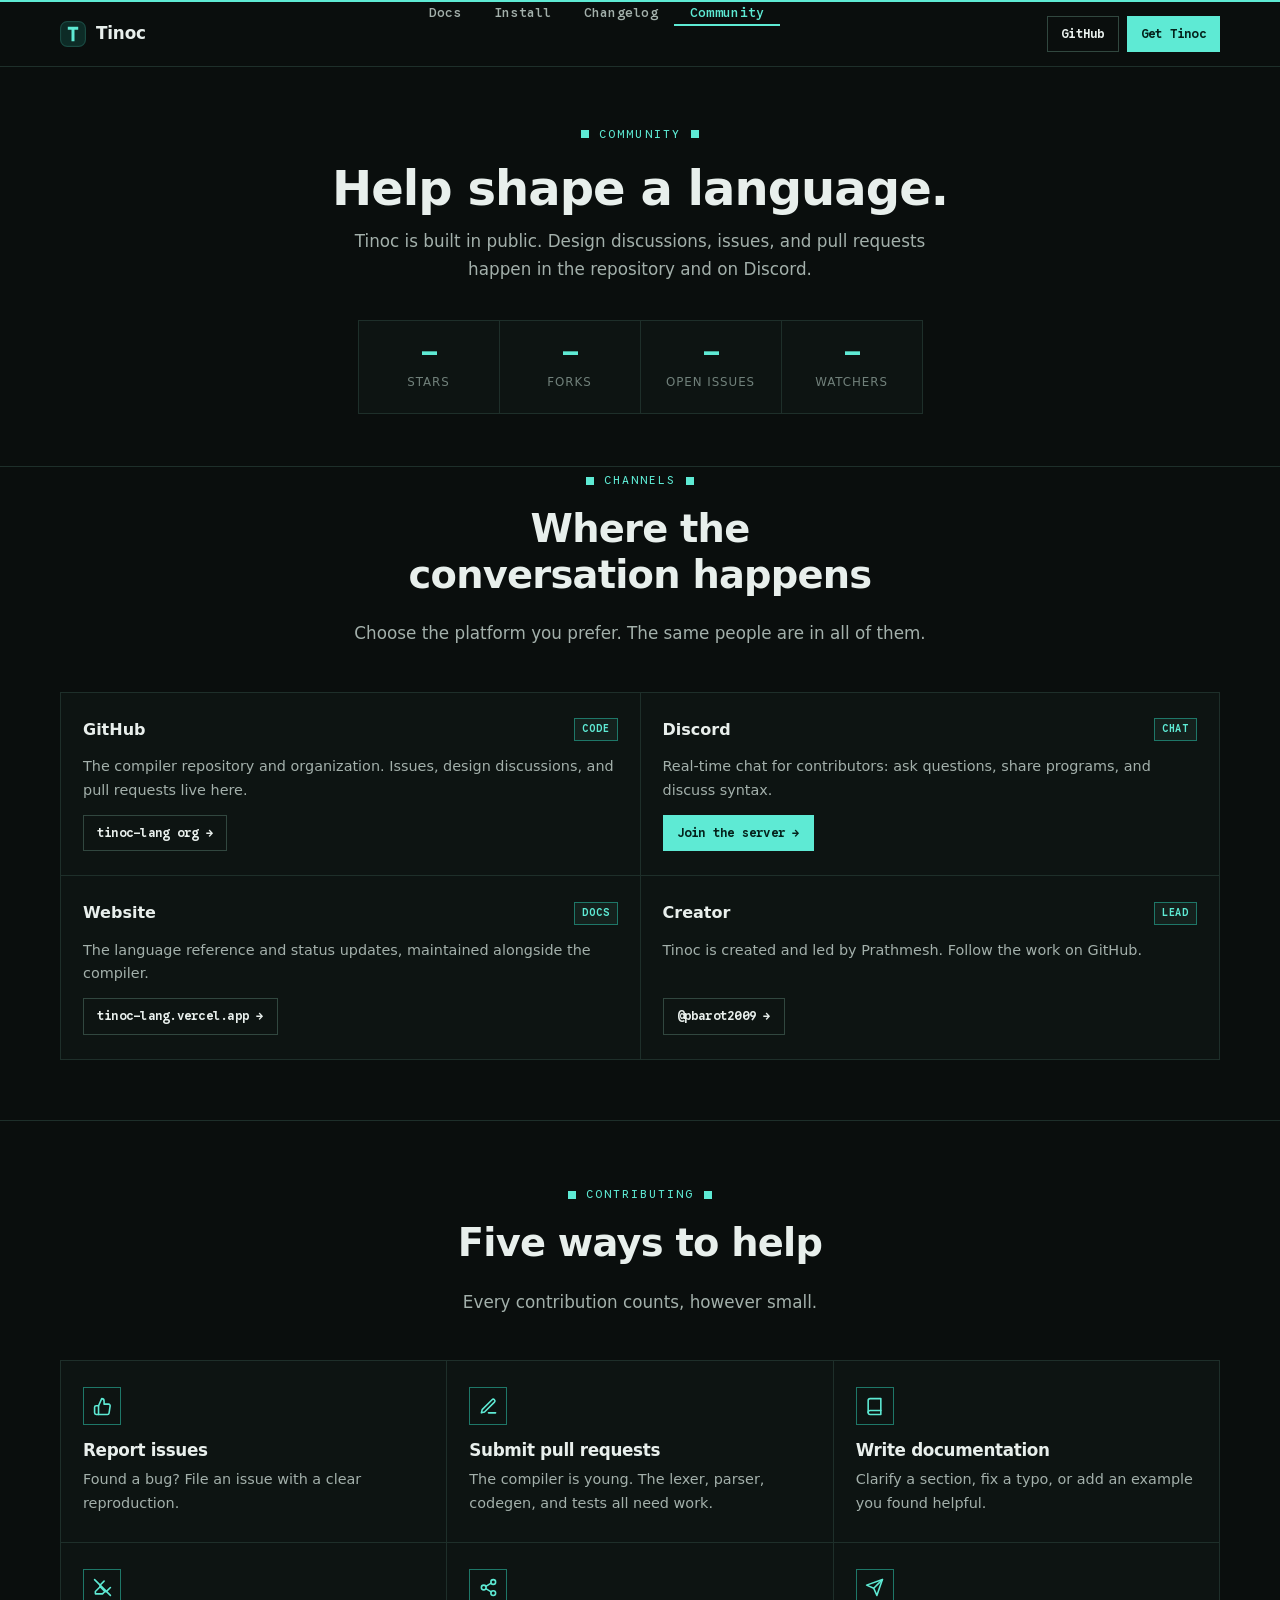
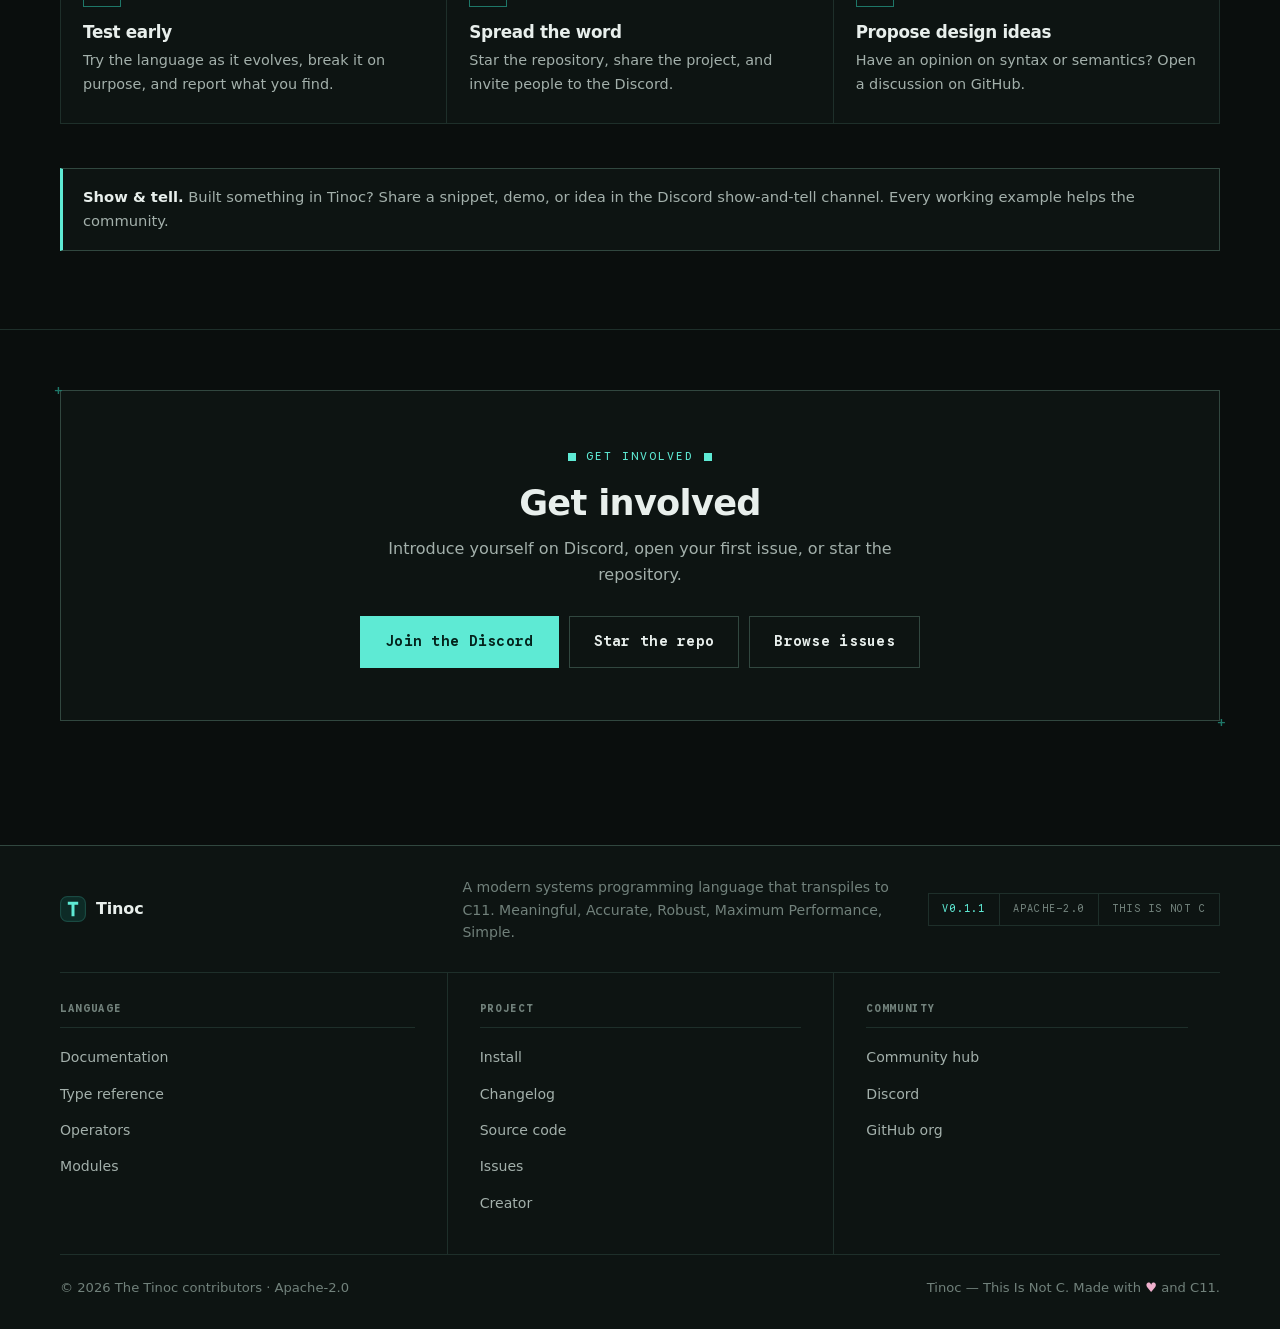
<file: community.html>
<!doctype html>
<html lang="en">
<head>
<meta charset="UTF-8">
<meta name="viewport" content="width=device-width, initial-scale=1, viewport-fit=cover">
<title>Tinoc — Community</title>
<meta name="description" content="Join the Tinoc community: follow the GitHub repo, chat on Discord, contribute code, docs, or ideas, and help shape a modern systems language.">
<meta name="robots" content="index, follow">
<meta name="author" content="The Tinoc contributors">
<meta name="theme-color" content="#0a0e0d">
<link rel="canonical" href="https://tinoc-lang.vercel.app/community.html">

<meta property="og:type" content="website">
<meta property="og:site_name" content="Tinoc — This Is Not C">
<meta property="og:title" content="Tinoc — Community">
<meta property="og:description" content="Join the Tinoc community: follow the GitHub repo, chat on Discord, contribute code, docs, or ideas, and help shape a modern systems language.">
<meta property="og:url" content="https://tinoc-lang.vercel.app/community.html">
<meta property="og:image" content="https://tinoc-lang.vercel.app/logo-mint.jpg">
<meta property="og:locale" content="en_US">
<meta name="twitter:card" content="summary_large_image">
<meta name="twitter:title" content="Tinoc — Community">
<meta name="twitter:description" content="Join the Tinoc community: follow the GitHub repo, chat on Discord, contribute code, docs, or ideas, and help shape a modern systems language.">
<meta name="twitter:image" content="https://tinoc-lang.vercel.app/logo-mint.jpg">

<script type="application/ld+json">
{
  "@context": "https://schema.org",
  "@type": "WebPage",
  "name": "Tinoc — Community",
  "description": "Join the Tinoc community: follow the GitHub repo, chat on Discord, contribute code, docs, or ideas, and help shape a modern systems language.",
  "url": "https://tinoc-lang.vercel.app/community.html",
  "inLanguage": "en",
  "isPartOf": {
    "@type": "WebSite",
    "name": "Tinoc — This Is Not C",
    "url": "https://tinoc-lang.vercel.app/"
  }
}
</script>

<link rel="icon" href="data:image/svg+xml,%3Csvg xmlns='http://www.w3.org/2000/svg' viewBox='0 0 64 64'%3E%3Crect width='64' height='64' rx='14' fill='%230d2b26'/%3E%3Ctext x='32' y='43' font-family='monospace' font-size='30' font-weight='700' text-anchor='middle' fill='%235eead4'%3ET%3C/text%3E%3C/svg%3E">

<link rel="preconnect" href="https://fonts.googleapis.com">
<link rel="preconnect" href="https://fonts.gstatic.com" crossorigin>
<link href="https://fonts.googleapis.com/css2?family=Google+Sans+Flex:opsz,wght@8..144,100..1000&family=Google+Sans+Code:wght@400..700&display=swap" rel="stylesheet">

<link rel="stylesheet" href="assets/css/style.css">
<noscript><style>.reveal{opacity:1!important;transform:none!important}</style></noscript>
</head>
<body>

<header class="site-header">
  <nav class="nav-pill" aria-label="Primary">
    <a class="nav-brand" href="index.html" aria-label="Tinoc home">
      <svg class="brand-mark" viewBox="0 0 40 40" aria-hidden="true">
        <rect width="40" height="40" rx="11" fill="#0d2b26"/>
        <rect width="38" height="38" x="1" y="1" rx="10" fill="none" stroke="rgba(94,234,212,0.3)"/>
        <path d="M12 9h16v4.6h-5.7v17.4h-4.6V13.6H12z" fill="#5eead4"/>
      </svg>
      <span class="brand-word">Tinoc</span>
    </a>
    <ul class="nav-links">
      <li><a class="nav-link" href="docs.html">Docs</a></li>
      <li><a class="nav-link" href="install.html">Install</a></li>
      <li><a class="nav-link" href="changelog.html">Changelog</a></li>
      <li><a class="nav-link active" href="community.html" aria-current="page">Community</a></li>
      <li class="nav-menu-cta">
        <a class="btn btn-primary" href="install.html">Get Tinoc</a>
        <a class="btn btn-ghost" href="https://github.com/tinoc-lang" target="_blank" rel="noopener">GitHub</a>
      </li>
    </ul>
    <div class="nav-cta">
      <a class="btn btn-ghost btn-sm" href="https://github.com/tinoc-lang" target="_blank" rel="noopener">GitHub</a>
      <a class="btn btn-primary btn-sm" href="install.html">Get Tinoc</a>
      <button class="nav-toggle" aria-label="Open menu" aria-expanded="false"><span></span><span></span><span></span></button>
    </div>
  </nav>
</header>

<main>
  <section class="page-hero">
    <div class="container">
      <span class="eyebrow center">Community</span>
      <h1>Help shape a language.</h1>
      <p>Tinoc is built in public. Design discussions, issues, and pull requests happen in the repository and on Discord.</p>
      <div class="stat-row">
        <div class="stat"><b data-gh-stat="stargazers_count">—</b><span>stars</span></div>
        <div class="stat"><b data-gh-stat="forks_count">—</b><span>forks</span></div>
        <div class="stat"><b data-gh-stat="open_issues_count">—</b><span>open issues</span></div>
        <div class="stat"><b data-gh-stat="subscribers_count">—</b><span>watchers</span></div>
      </div>
    </div>
  </section>

  <section class="section section-tight" style="padding-top:0">
    <div class="container">
      <div class="section-head center reveal">
        <span class="eyebrow center">Channels</span>
        <h2>Where the conversation happens</h2>
        <p class="lead">Choose the platform you prefer. The same people are in all of them.</p>
      </div>
      <div class="channel-grid">
        <div class="channel-card reveal">
          <div class="channel-name">GitHub <span class="badge">code</span></div>
          <p>The compiler repository and organization. Issues, design discussions, and pull requests live here.</p>
          <a class="btn btn-ghost btn-sm" href="https://github.com/tinoc-lang" target="_blank" rel="noopener">tinoc-lang org →</a>
        </div>
        <div class="channel-card reveal">
          <div class="channel-name">Discord <span class="badge">chat</span></div>
          <p>Real-time chat for contributors: ask questions, share programs, and discuss syntax.</p>
          <a class="btn btn-primary btn-sm" href="https://discord.gg/pzRamyjPUQ" target="_blank" rel="noopener">Join the server →</a>
        </div>
        <div class="channel-card reveal">
          <div class="channel-name">Website <span class="badge">docs</span></div>
          <p>The language reference and status updates, maintained alongside the compiler.</p>
          <a class="btn btn-ghost btn-sm" href="index.html" target="_blank" rel="noopener">tinoc-lang.vercel.app →</a>
        </div>
        <div class="channel-card reveal">
          <div class="channel-name">Creator <span class="badge">lead</span></div>
          <p>Tinoc is created and led by Prathmesh. Follow the work on GitHub.</p>
          <a class="btn btn-ghost btn-sm" href="https://github.com/pbarot2009" target="_blank" rel="noopener">@pbarot2009 →</a>
        </div>
      </div>
    </div>
  </section>

  <section class="section section-tight">
    <div class="container">
      <div class="section-head center reveal">
        <span class="eyebrow center">Contributing</span>
        <h2>Five ways to help</h2>
        <p class="lead">Every contribution counts, however small.</p>
      </div>
      <div class="feature-grid">
        <div class="feature-card reveal">
          <div class="feature-icon"><svg viewBox="0 0 24 24" fill="none" stroke="currentColor" stroke-width="2" stroke-linecap="round" stroke-linejoin="round" aria-hidden="true"><path d="M14 9V5a3 3 0 0 0-3-3l-4 9v11h11.28a2 2 0 0 0 2-1.7l1.38-9a2 2 0 0 0-2-2.3H14Z"/><path d="M7 22H4a2 2 0 0 1-2-2v-7a2 2 0 0 1 2-2h3"/></svg></div>
          <h3>Report issues</h3>
          <p>Found a bug? File an issue with a clear reproduction.</p>
        </div>
        <div class="feature-card reveal">
          <div class="feature-icon"><svg viewBox="0 0 24 24" fill="none" stroke="currentColor" stroke-width="2" stroke-linecap="round" stroke-linejoin="round" aria-hidden="true"><path d="M12 20h9"/><path d="M16.5 3.5a2.1 2.1 0 0 1 3 3L7 19l-4 1 1-4Z"/></svg></div>
          <h3>Submit pull requests</h3>
          <p>The compiler is young. The lexer, parser, codegen, and tests all need work.</p>
        </div>
        <div class="feature-card reveal">
          <div class="feature-icon"><svg viewBox="0 0 24 24" fill="none" stroke="currentColor" stroke-width="2" stroke-linecap="round" stroke-linejoin="round" aria-hidden="true"><path d="M4 19.5A2.5 2.5 0 0 1 6.5 17H20"/><path d="M6.5 2H20v20H6.5A2.5 2.5 0 0 1 4 19.5v-15A2.5 2.5 0 0 1 6.5 2Z"/></svg></div>
          <h3>Write documentation</h3>
          <p>Clarify a section, fix a typo, or add an example you found helpful.</p>
        </div>
        <div class="feature-card reveal">
          <div class="feature-icon"><svg viewBox="0 0 24 24" fill="none" stroke="currentColor" stroke-width="2" stroke-linecap="round" stroke-linejoin="round" aria-hidden="true"><path d="m9 11-6 6v3h9l3-3"/><path d="m22 12-4.6 4.6a2 2 0 0 1-2.8 0l-5.2-5.2a2 2 0 0 1 0-2.8L14 4"/><path d="M2 2l20 20"/></svg></div>
          <h3>Test early</h3>
          <p>Try the language as it evolves, break it on purpose, and report what you find.</p>
        </div>
        <div class="feature-card reveal">
          <div class="feature-icon"><svg viewBox="0 0 24 24" fill="none" stroke="currentColor" stroke-width="2" stroke-linecap="round" stroke-linejoin="round" aria-hidden="true"><circle cx="18" cy="5" r="3"/><circle cx="6" cy="12" r="3"/><circle cx="18" cy="19" r="3"/><path d="m8.6 13.5 6.8 4M15.4 6.5l-6.8 4"/></svg></div>
          <h3>Spread the word</h3>
          <p>Star the repository, share the project, and invite people to the Discord.</p>
        </div>
        <div class="feature-card reveal">
          <div class="feature-icon"><svg viewBox="0 0 24 24" fill="none" stroke="currentColor" stroke-width="2" stroke-linecap="round" stroke-linejoin="round" aria-hidden="true"><path d="M22 2 11 13"/><path d="M22 2 15 22l-4-9-9-4Z"/></svg></div>
          <h3>Propose design ideas</h3>
          <p>Have an opinion on syntax or semantics? Open a discussion on GitHub.</p>
        </div>
      </div>

      <div class="callout reveal" style="margin-top:44px">
        <strong>Show &amp; tell.</strong> Built something in Tinoc? Share a snippet, demo, or idea in the Discord show-and-tell channel.
        Every working example helps the community.
      </div>
    </div>
  </section>

  <section class="section section-tight">
    <div class="container">
      <div class="cta-band reveal">
        <span class="eyebrow center">Get involved</span>
        <h2>Get involved</h2>
        <p>Introduce yourself on Discord, open your first issue, or star the repository.</p>
        <div class="cta-actions">
          <a class="btn btn-primary btn-lg" href="https://discord.gg/pzRamyjPUQ" target="_blank" rel="noopener">Join the Discord</a>
          <a class="btn btn-ghost btn-lg" href="https://github.com/tinoc-lang/tinoc" target="_blank" rel="noopener">Star the repo</a>
          <a class="btn btn-ghost btn-lg" href="https://github.com/tinoc-lang/tinoc/issues" target="_blank" rel="noopener">Browse issues</a>
        </div>
      </div>
    </div>
  </section>
</main>

<footer class="site-footer">
  <div class="container">
    <div class="footer-brand">
      <a class="nav-brand" href="index.html" aria-label="Tinoc home">
        <svg class="brand-mark" viewBox="0 0 40 40" aria-hidden="true">
          <rect width="40" height="40" rx="11" fill="#0d2b26"/>
          <rect width="38" height="38" x="1" y="1" rx="10" fill="none" stroke="rgba(94,234,212,0.3)"/>
          <path d="M12 9h16v4.6h-5.7v17.4h-4.6V13.6H12z" fill="#5eead4"/>
        </svg>
        <span class="brand-word">Tinoc</span>
      </a>
      <p>A modern systems programming language that transpiles to C11. Meaningful, Accurate, Robust, Maximum Performance, Simple.</p>
      <div class="footer-spec" aria-label="Project facts">
        <span>v0.1.1</span>
        <span>Apache-2.0</span>
        <span>This Is Not C</span>
      </div>
    </div>
    <div class="footer-cols">
      <div class="footer-col">
        <h4>Language</h4>
        <ul>
          <li><a href="docs.html">Documentation</a></li>
          <li><a href="docs.html#types">Type reference</a></li>
          <li><a href="docs.html#operators">Operators</a></li>
          <li><a href="docs.html#modules">Modules</a></li>
        </ul>
      </div>
      <div class="footer-col">
        <h4>Project</h4>
        <ul>
          <li><a href="install.html">Install</a></li>
          <li><a href="changelog.html">Changelog</a></li>
          <li><a href="https://github.com/tinoc-lang/tinoc" target="_blank" rel="noopener">Source code</a></li>
          <li><a href="https://github.com/tinoc-lang/tinoc/issues" target="_blank" rel="noopener">Issues</a></li>
          <li><a href="https://github.com/pbarot2009" target="_blank" rel="noopener">Creator</a></li>
        </ul>
      </div>
      <div class="footer-col">
        <h4>Community</h4>
        <ul>
          <li><a href="community.html">Community hub</a></li>
          <li><a href="https://discord.gg/pzRamyjPUQ" target="_blank" rel="noopener">Discord</a></li>
          <li><a href="https://github.com/tinoc-lang" target="_blank" rel="noopener">GitHub org</a></li>
        </ul>
      </div>
    </div>
    <div class="footer-bottom">
      <span>© <span data-year>2026</span> The Tinoc contributors · Apache-2.0</span>
      <span>Tinoc — This Is Not C. Made with <span class="heart">♥</span> and C11.</span>
    </div>
  </div>
</footer>

<script src="assets/js/main.js"></script>
</body>
</html>
</file>
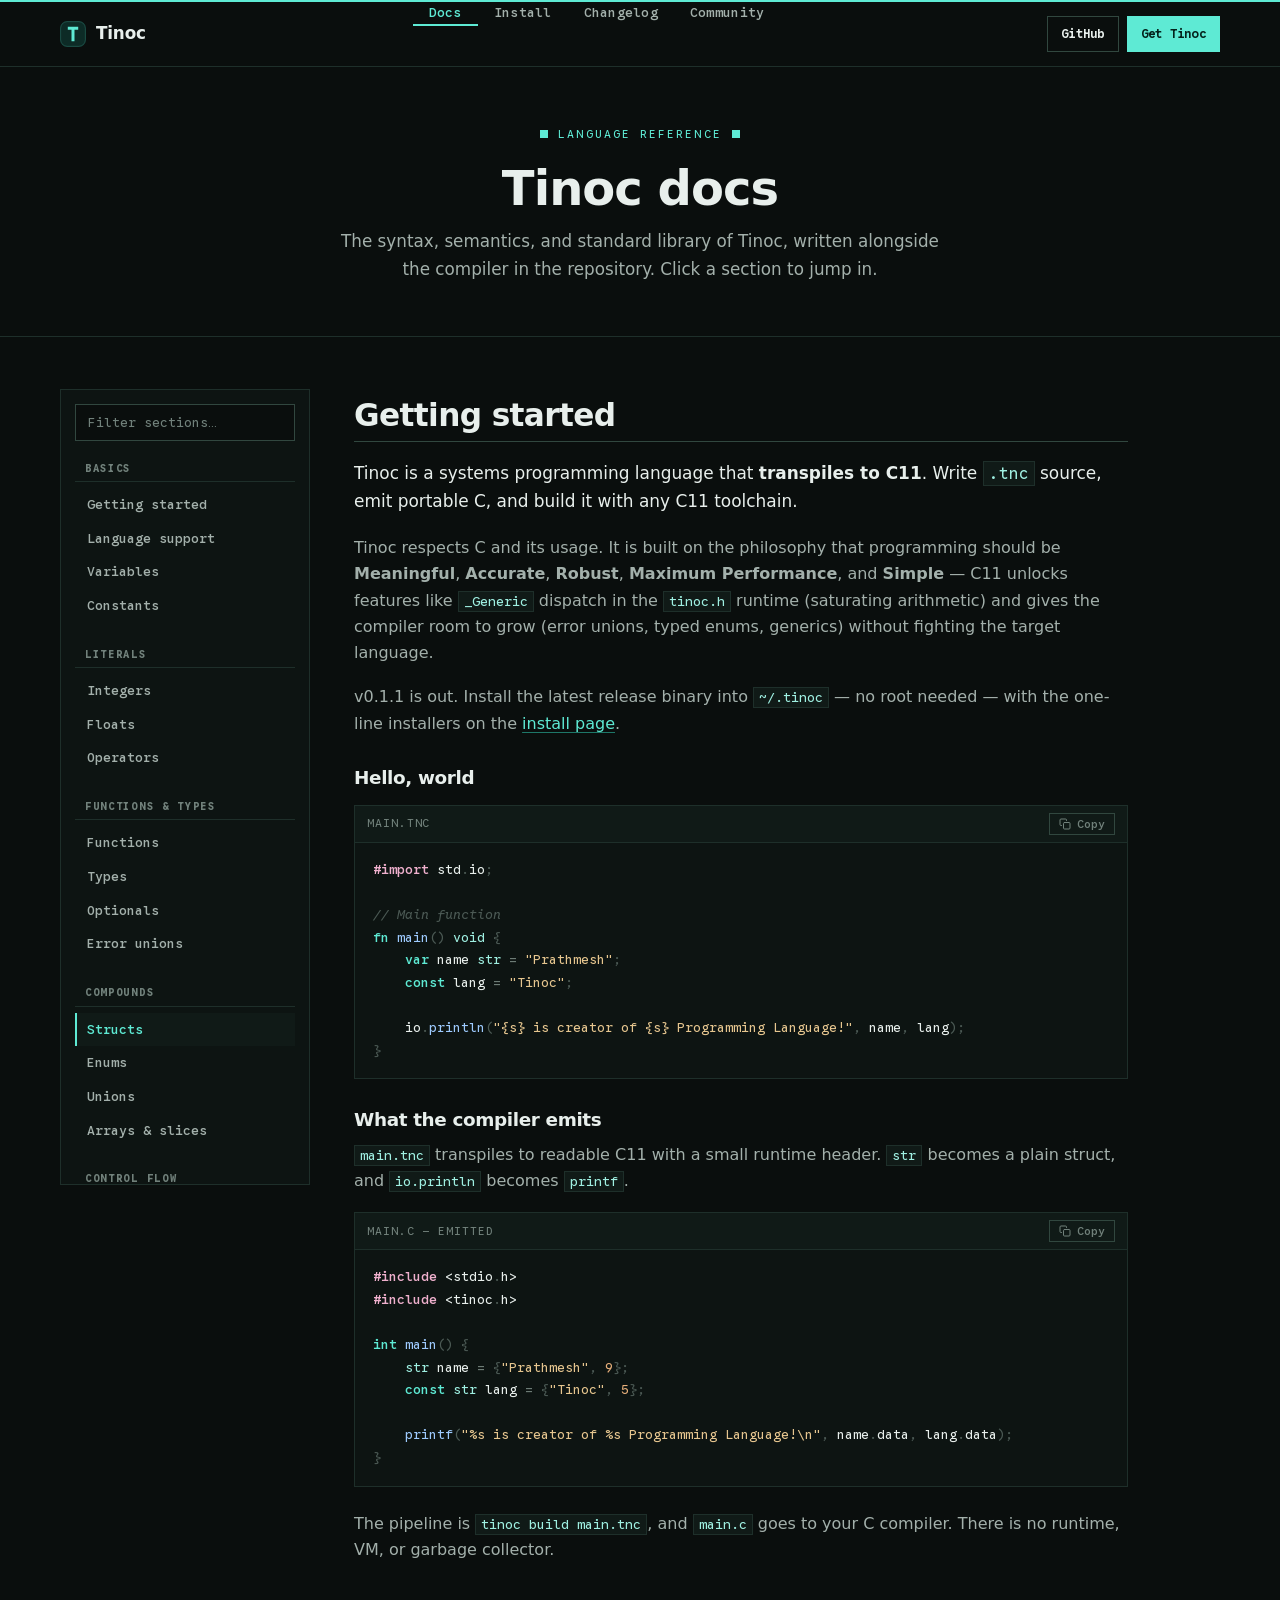
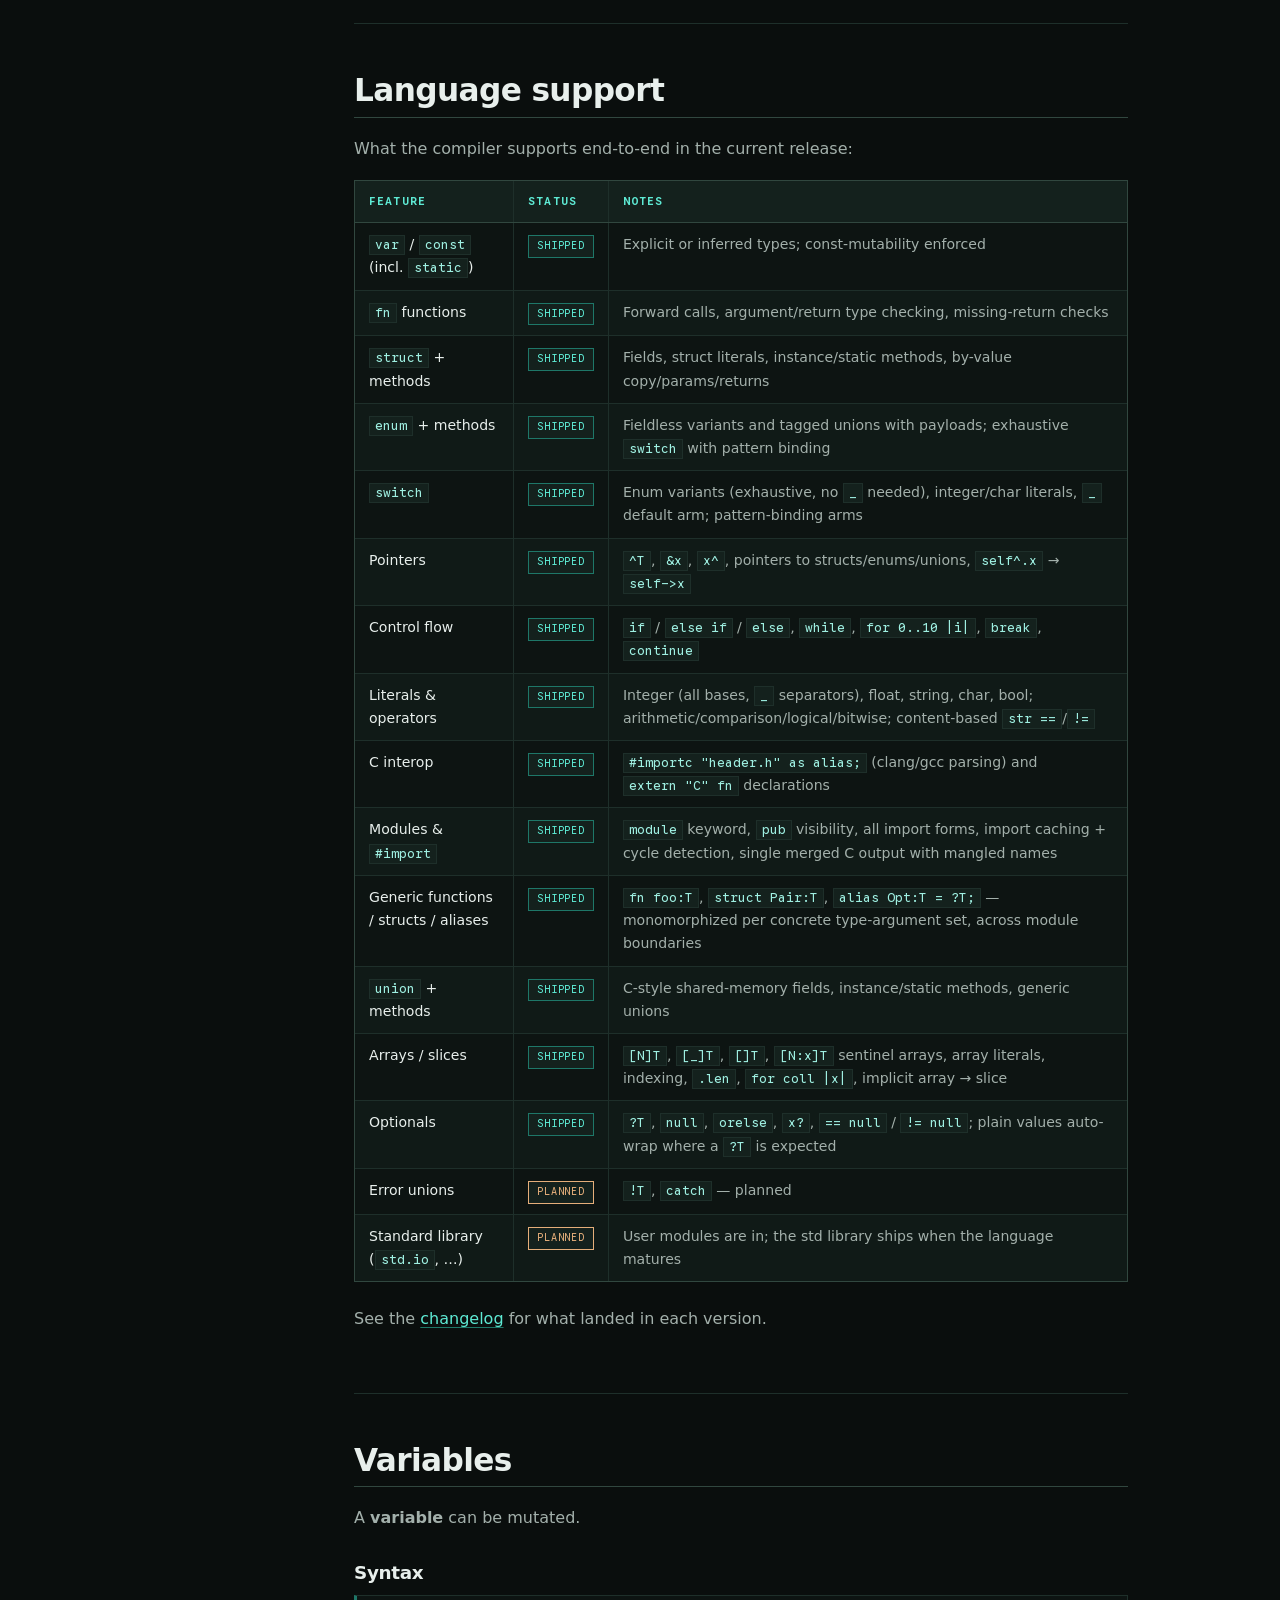
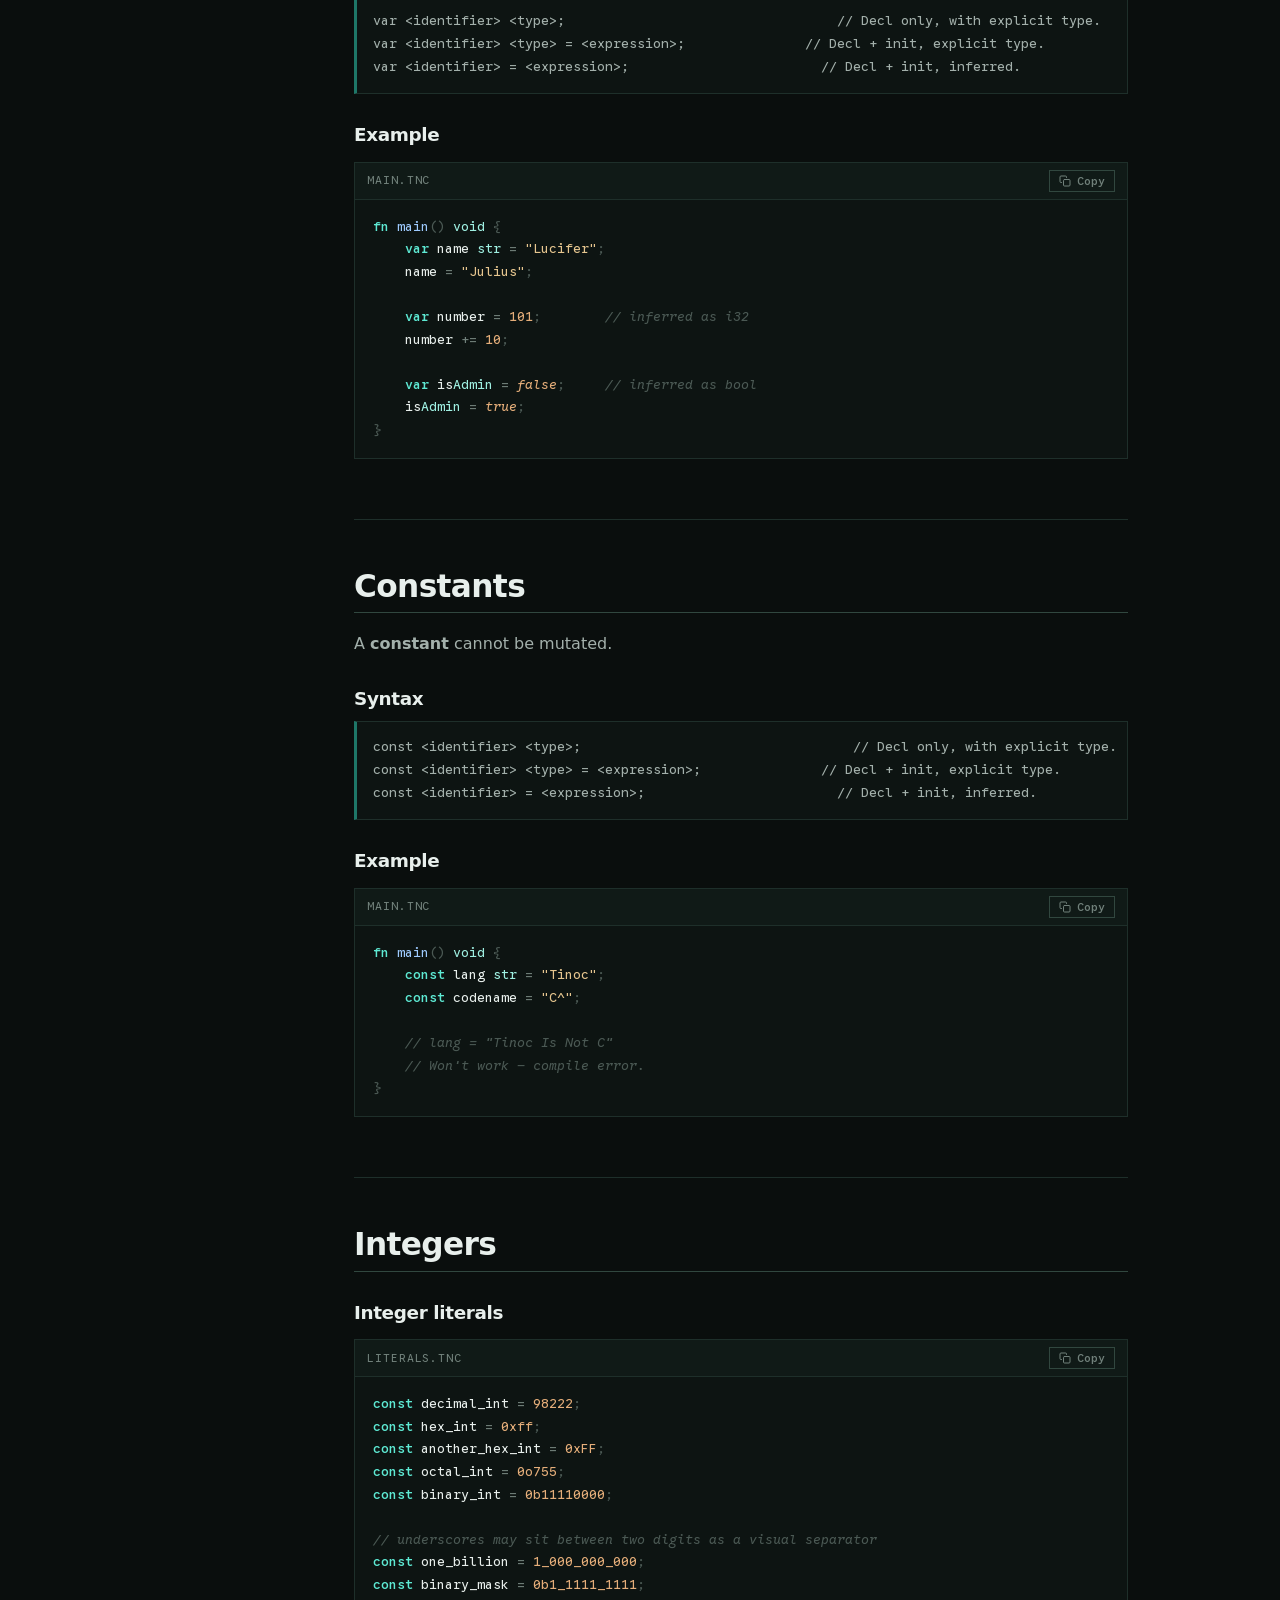
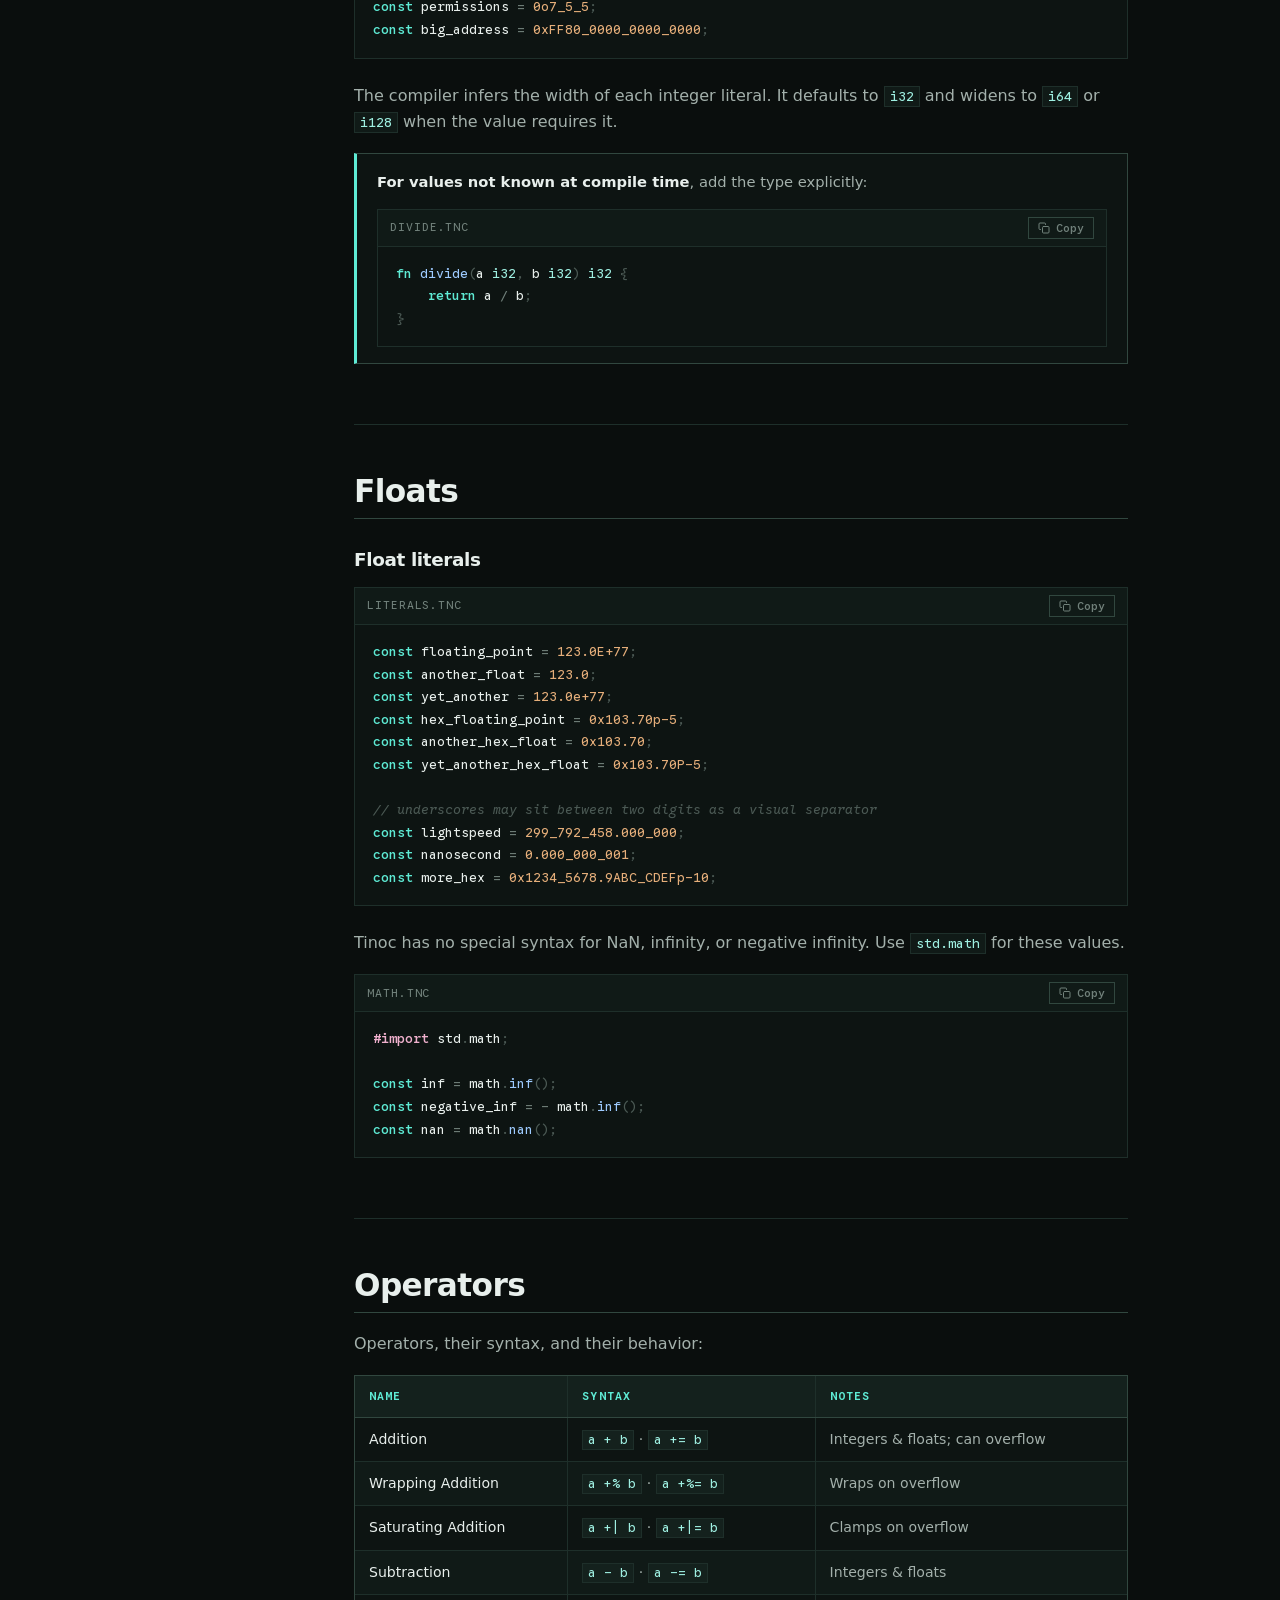
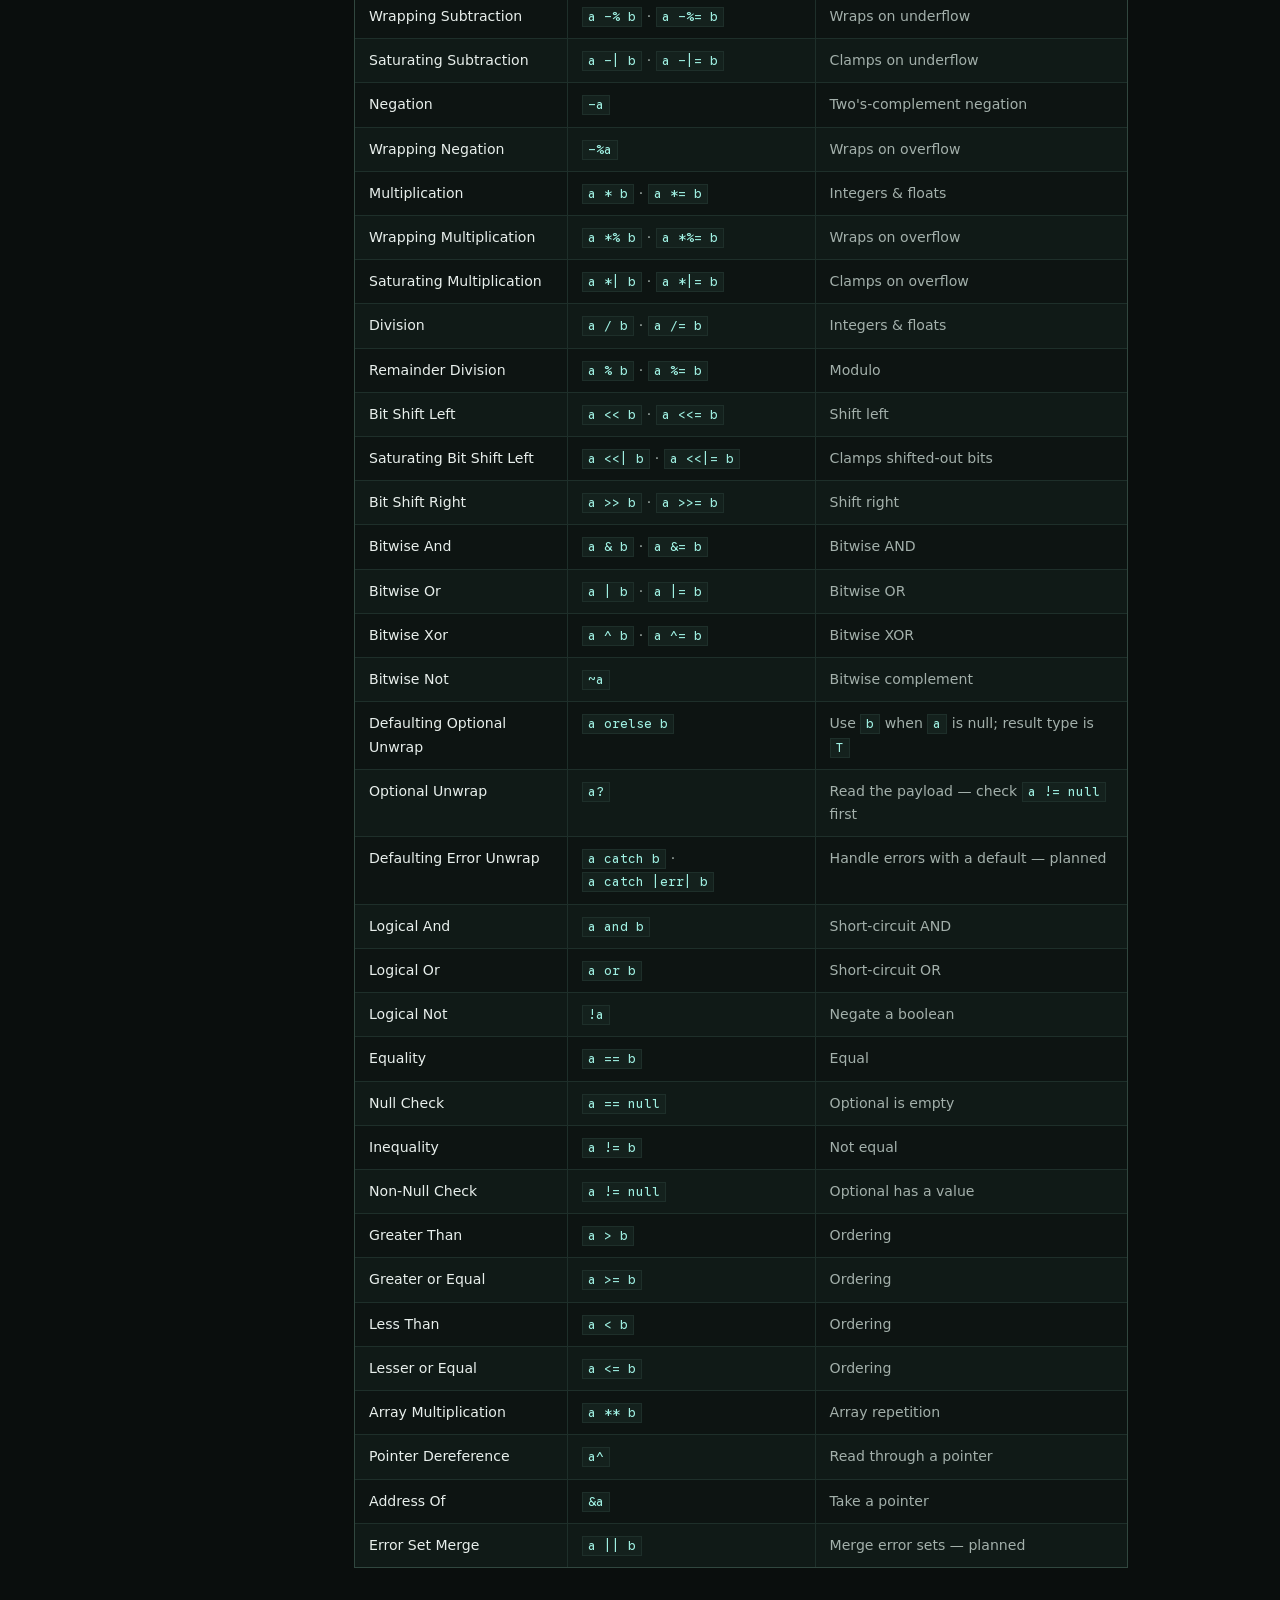
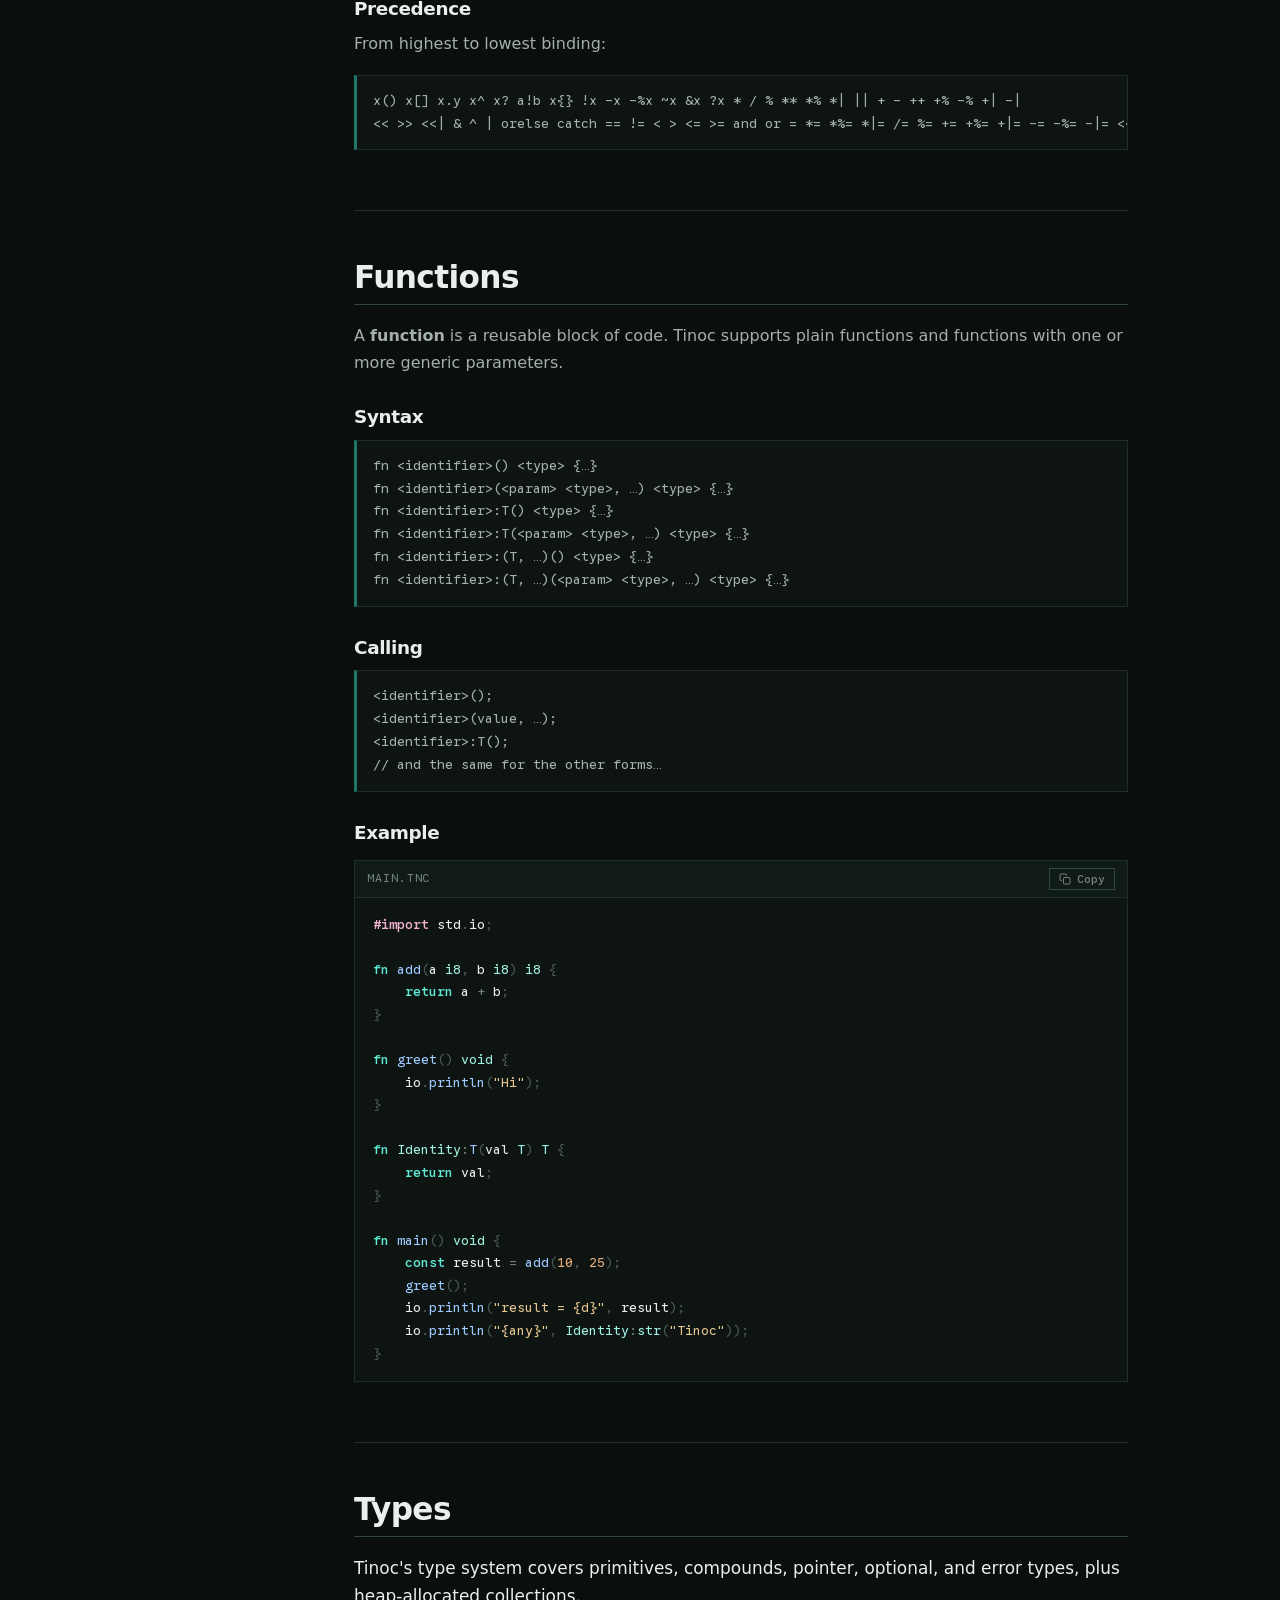
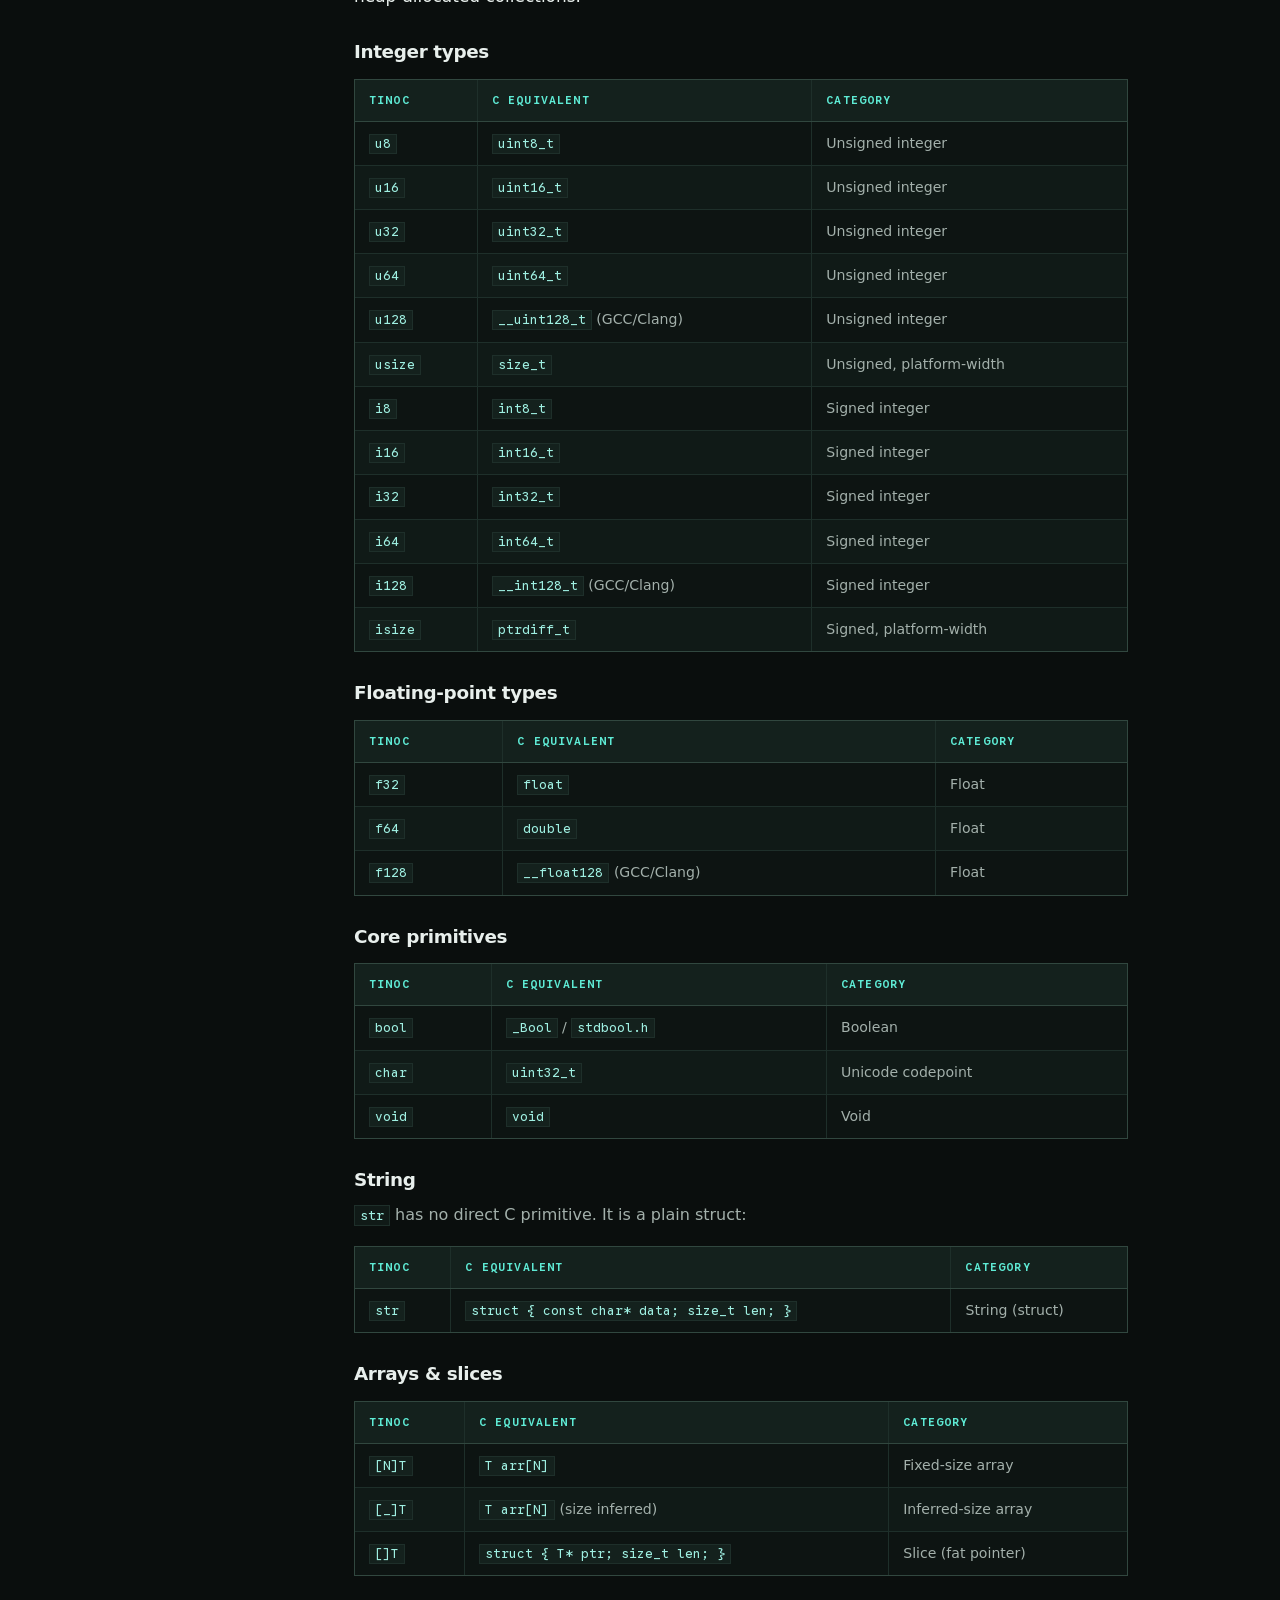
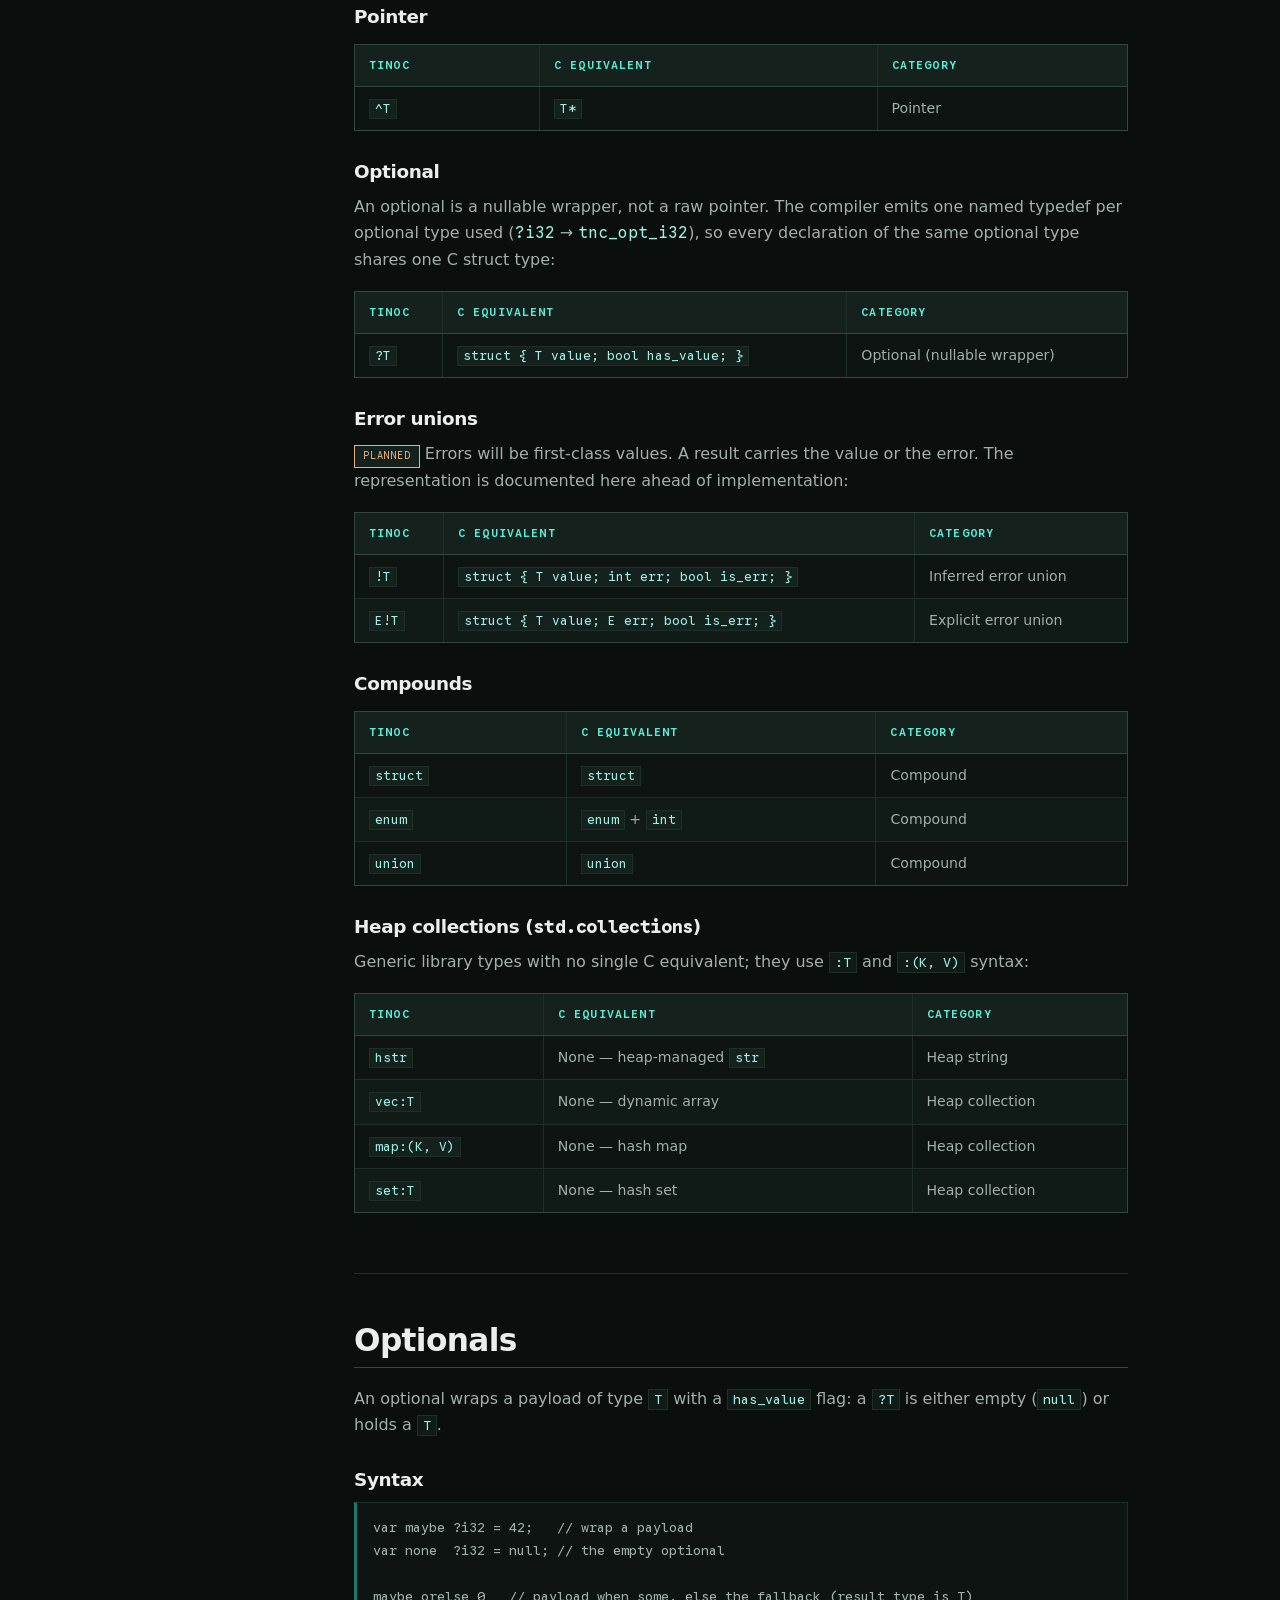
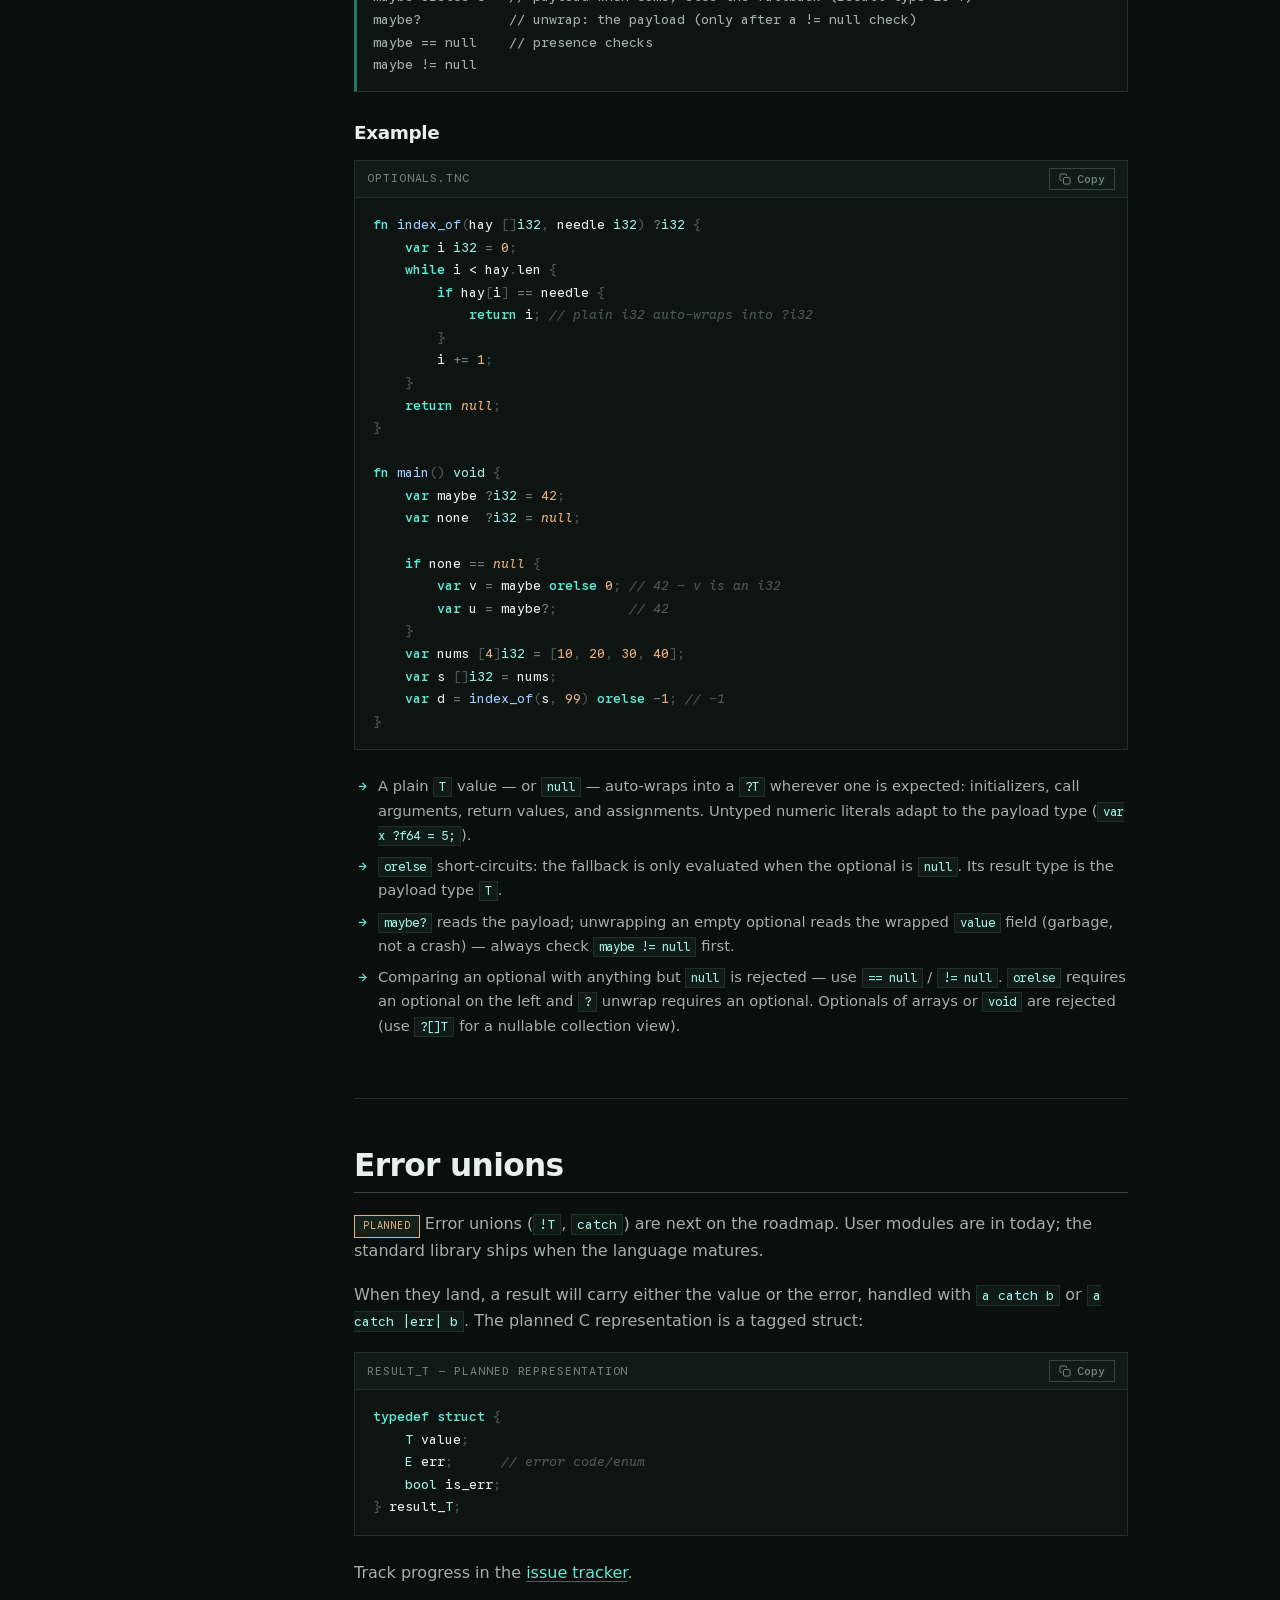
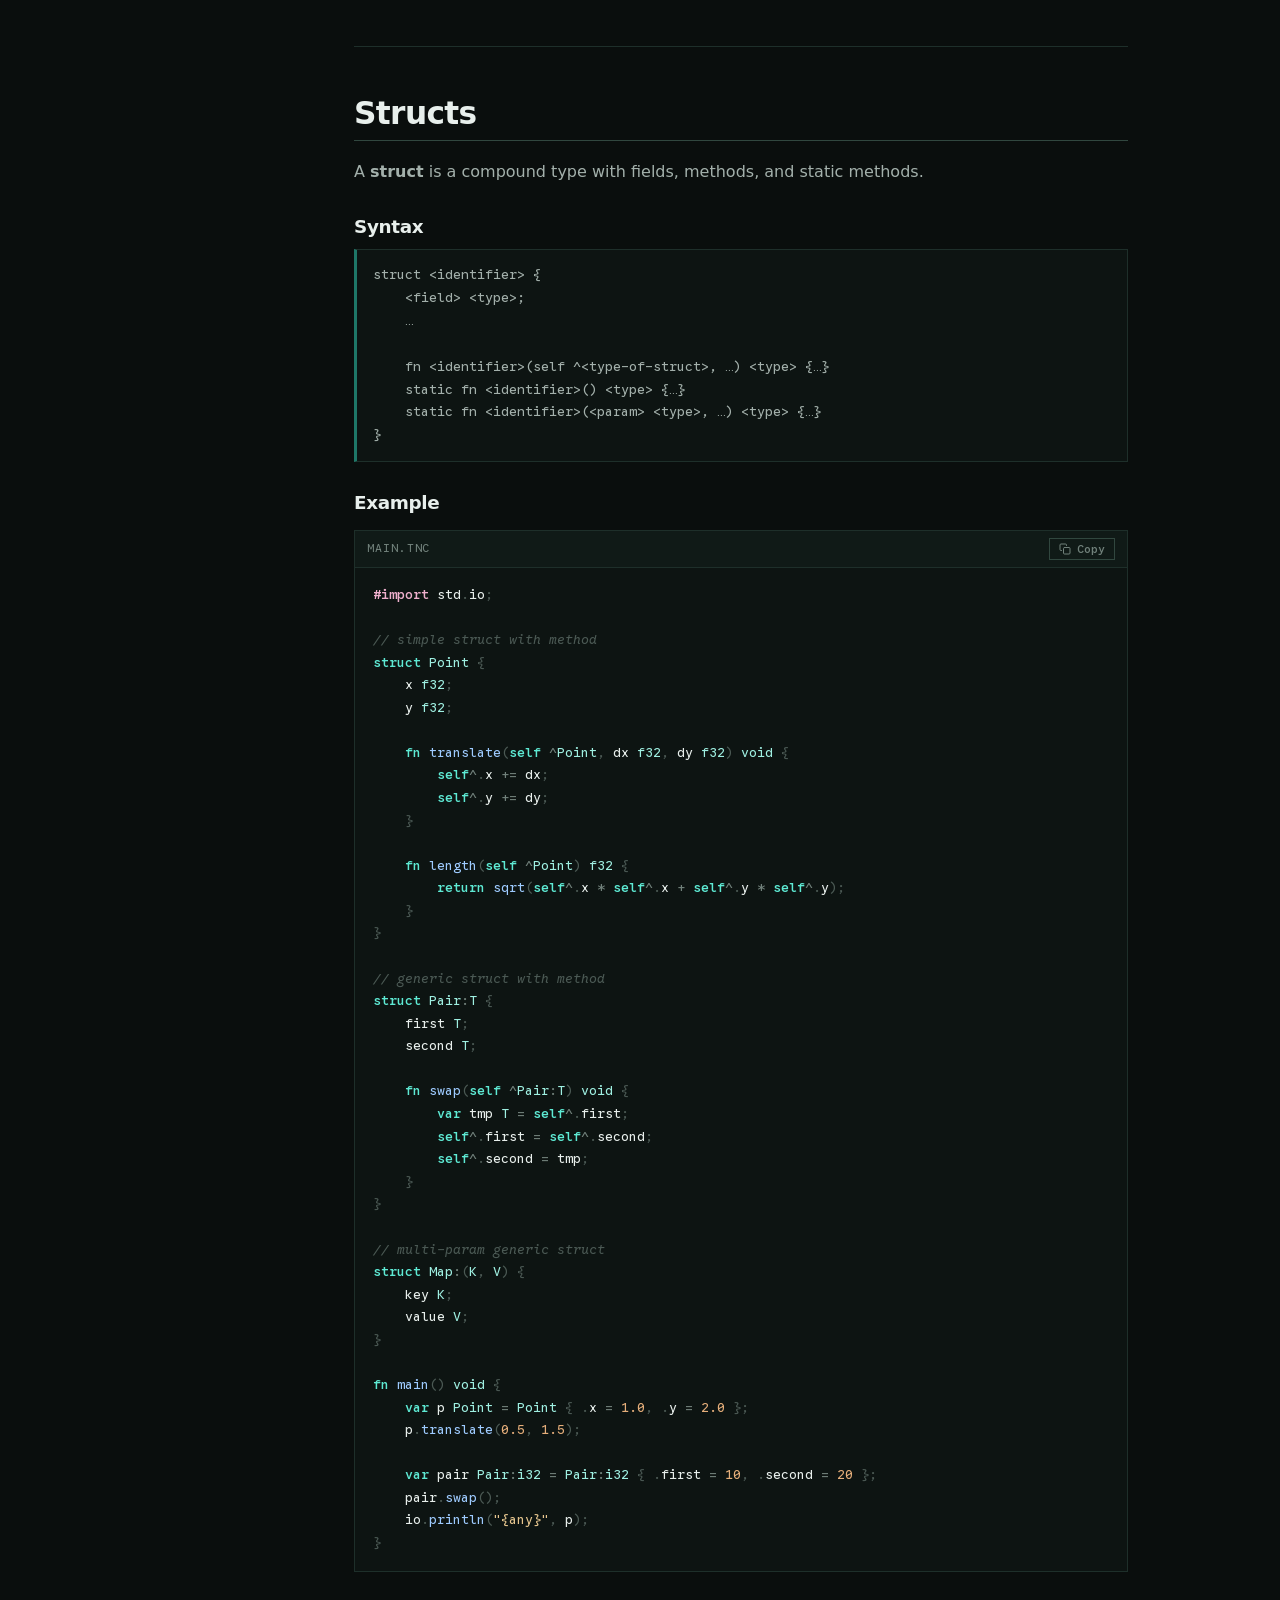
<file: docs.html>
<!doctype html>
<html lang="en">
<head>
<meta charset="UTF-8">
<meta name="viewport" content="width=device-width, initial-scale=1, viewport-fit=cover">
<title>Tinoc — Language Reference</title>
<meta name="description" content="The Tinoc language reference: variables, constants, literals, operators, functions, types, optionals, structs, enums, unions, arrays, control flow, modules, C interop, and the preprocessor.">
<meta name="robots" content="index, follow">
<meta name="author" content="The Tinoc contributors">
<meta name="theme-color" content="#0a0e0d">
<link rel="canonical" href="https://tinoc-lang.vercel.app/docs.html">

<meta property="og:type" content="website">
<meta property="og:site_name" content="Tinoc — This Is Not C">
<meta property="og:title" content="Tinoc — Language Reference">
<meta property="og:description" content="The Tinoc language reference: variables, literals, operators, functions, types, optionals, structs, enums, unions, arrays, control flow, modules, C interop, and the preprocessor.">
<meta property="og:url" content="https://tinoc-lang.vercel.app/docs.html">
<meta property="og:image" content="https://tinoc-lang.vercel.app/logo-mint.jpg">
<meta property="og:locale" content="en_US">
<meta name="twitter:card" content="summary_large_image">
<meta name="twitter:title" content="Tinoc — Language Reference">
<meta name="twitter:description" content="The Tinoc language reference: variables, literals, operators, functions, types, optionals, structs, enums, unions, arrays, control flow, modules, C interop, and the preprocessor.">
<meta name="twitter:image" content="https://tinoc-lang.vercel.app/logo-mint.jpg">

<link rel="icon" href="data:image/svg+xml,%3Csvg xmlns='http://www.w3.org/2000/svg' viewBox='0 0 64 64'%3E%3Crect width='64' height='64' rx='14' fill='%230d2b26'/%3E%3Ctext x='32' y='43' font-family='monospace' font-size='30' font-weight='700' text-anchor='middle' fill='%235eead4'%3ET%3C/text%3E%3C/svg%3E">

<link rel="preconnect" href="https://fonts.googleapis.com">
<link rel="preconnect" href="https://fonts.gstatic.com" crossorigin>
<link href="https://fonts.googleapis.com/css2?family=Google+Sans+Flex:opsz,wght@8..144,100..1000&family=Google+Sans+Code:wght@400..700&display=swap" rel="stylesheet">

<link rel="stylesheet" href="assets/css/style.css">
<noscript><style>.reveal{opacity:1!important;transform:none!important}</style></noscript>

<script type="application/ld+json">
{
  "@context": "https://schema.org",
  "@type": "WebPage",
  "name": "Tinoc — Language Reference",
  "description": "The Tinoc language reference: variables, literals, operators, functions, types, optionals, structs, enums, unions, arrays, control flow, modules, C interop, and the preprocessor.",
  "url": "https://tinoc-lang.vercel.app/docs.html",
  "inLanguage": "en",
  "isPartOf": {
    "@type": "WebSite",
    "name": "Tinoc — This Is Not C",
    "url": "https://tinoc-lang.vercel.app/"
  }
}
</script>
</head>
<body>

<header class="site-header">
  <nav class="nav-pill" aria-label="Primary">
    <a class="nav-brand" href="index.html" aria-label="Tinoc home">
      <svg class="brand-mark" viewBox="0 0 40 40" aria-hidden="true">
        <rect width="40" height="40" rx="11" fill="#0d2b26"/>
        <rect width="38" height="38" x="1" y="1" rx="10" fill="none" stroke="rgba(94,234,212,0.3)"/>
        <path d="M12 9h16v4.6h-5.7v17.4h-4.6V13.6H12z" fill="#5eead4"/>
      </svg>
      <span class="brand-word">Tinoc</span>
    </a>
    <ul class="nav-links">
      <li><a class="nav-link active" href="docs.html" aria-current="page">Docs</a></li>
      <li><a class="nav-link" href="install.html">Install</a></li>
      <li><a class="nav-link" href="changelog.html">Changelog</a></li>
      <li><a class="nav-link" href="community.html">Community</a></li>
      <li class="nav-menu-cta">
        <a class="btn btn-primary" href="install.html">Get Tinoc</a>
        <a class="btn btn-ghost" href="https://github.com/tinoc-lang" target="_blank" rel="noopener">GitHub</a>
      </li>
    </ul>
    <div class="nav-cta">
      <a class="btn btn-ghost btn-sm" href="https://github.com/tinoc-lang" target="_blank" rel="noopener">GitHub</a>
      <a class="btn btn-primary btn-sm" href="install.html">Get Tinoc</a>
      <button class="nav-toggle" aria-label="Open menu" aria-expanded="false"><span></span><span></span><span></span></button>
    </div>
  </nav>
</header>

<main>
  <section class="page-hero">
    <div class="container">
      <span class="eyebrow center">Language reference</span>
      <h1>Tinoc docs</h1>
      <p>The syntax, semantics, and standard library of Tinoc, written alongside the compiler in the repository. Click a section to jump in.</p>
    </div>
  </section>

  <div class="container docs-shell">
    <!-- ============ SIDEBAR ============ -->
    <aside>
      <button class="docs-toggle" id="docs-toggle" aria-expanded="false">Contents</button>
      <div class="docs-sidebar" id="docs-sidebar">
        <input type="search" class="docs-search" id="docs-search" placeholder="Filter sections…" aria-label="Filter docs sections">
        <nav aria-label="Docs sections">
          <div class="docs-nav-group">
            <h4>Basics</h4>
            <ul class="docs-nav">
              <li><a href="#intro">Getting started</a></li>
              <li><a href="#support">Language support</a></li>
              <li><a href="#variables">Variables</a></li>
              <li><a href="#constants">Constants</a></li>
            </ul>
          </div>
          <div class="docs-nav-group">
            <h4>Literals</h4>
            <ul class="docs-nav">
              <li><a href="#integers">Integers</a></li>
              <li><a href="#floats">Floats</a></li>
              <li><a href="#operators">Operators</a></li>
            </ul>
          </div>
          <div class="docs-nav-group">
            <h4>Functions &amp; types</h4>
            <ul class="docs-nav">
              <li><a href="#functions">Functions</a></li>
              <li><a href="#types">Types</a></li>
              <li><a href="#optionals">Optionals</a></li>
              <li><a href="#error-unions">Error unions</a></li>
            </ul>
          </div>
          <div class="docs-nav-group">
            <h4>Compounds</h4>
            <ul class="docs-nav">
              <li><a href="#structs">Structs</a></li>
              <li><a href="#enums">Enums</a></li>
              <li><a href="#unions">Unions</a></li>
              <li><a href="#arrays">Arrays &amp; slices</a></li>
            </ul>
          </div>
          <div class="docs-nav-group">
            <h4>Control flow</h4>
            <ul class="docs-nav">
              <li><a href="#switch">Switch</a></li>
              <li><a href="#if-else">If / Else</a></li>
              <li><a href="#for">For</a></li>
              <li><a href="#while">While</a></li>
            </ul>
          </div>
          <div class="docs-nav-group">
            <h4>Modules &amp; C</h4>
            <ul class="docs-nav">
              <li><a href="#modules">Modules</a></li>
              <li><a href="#preprocessor">Preprocessor</a></li>
              <li><a href="#c-interop">C interop</a></li>
            </ul>
          </div>
        </nav>
      </div>
    </aside>

    <!-- ============ CONTENT ============ -->
    <div class="docs-content">

      <article id="intro">
        <h2>Getting started</h2>
        <p class="lead">Tinoc is a systems programming language that <strong>transpiles to C11</strong>. Write <code class="inline">.tnc</code> source, emit portable C, and build it with any C11 toolchain.</p>
        <p>Tinoc respects C and its usage. It is built on the philosophy that programming should be <strong>Meaningful</strong>, <strong>Accurate</strong>, <strong>Robust</strong>, <strong>Maximum Performance</strong>, and <strong>Simple</strong> — C11 unlocks features like <code class="inline">_Generic</code> dispatch in the <code class="inline">tinoc.h</code> runtime (saturating arithmetic) and gives the compiler room to grow (error unions, typed enums, generics) without fighting the target language.</p>
        <p>v0.1.1 is out. Install the latest release binary into <code class="inline">~/.tinoc</code> — no root needed — with the one-line installers on the <a href="install.html">install page</a>.</p>

        <h3>Hello, world</h3>
        <div class="code-block">
          <div class="code-block-head"><span>main.tnc</span></div>
          <pre><code class="lang-tnc">#import std.io;

// Main function
fn main() void {
    var name str = "Prathmesh";
    const lang = "Tinoc";

    io.println("{s} is creator of {s} Programming Language!", name, lang);
}</code></pre>
        </div>

        <h3>What the compiler emits</h3>
        <p><code class="inline">main.tnc</code> transpiles to readable C11 with a small runtime header. <code class="inline">str</code> becomes a plain struct, and <code class="inline">io.println</code> becomes <code class="inline">printf</code>.</p>
        <div class="code-block">
          <div class="code-block-head"><span>main.c — emitted</span></div>
          <pre><code class="lang-c">#include &lt;stdio.h&gt;
#include &lt;tinoc.h&gt;

int main() {
    str name = {"Prathmesh", 9};
    const str lang = {"Tinoc", 5};

    printf("%s is creator of %s Programming Language!\n", name.data, lang.data);
}</code></pre>
        </div>
        <p>The pipeline is <code class="inline">tinoc build main.tnc</code>, and <code class="inline">main.c</code> goes to your C compiler. There is no runtime, VM, or garbage collector.</p>
      </article>

      <article id="support">
        <h2>Language support</h2>
        <p>What the compiler supports end-to-end in the current release:</p>
        <div class="table-wrap">
          <table class="docs-table">
            <thead>
              <tr><th>Feature</th><th>Status</th><th>Notes</th></tr>
            </thead>
            <tbody>
              <tr><td><code>var</code> / <code>const</code> (incl. <code>static</code>)</td><td><span class="pill done">Shipped</span></td><td>Explicit or inferred types; const-mutability enforced</td></tr>
              <tr><td><code>fn</code> functions</td><td><span class="pill done">Shipped</span></td><td>Forward calls, argument/return type checking, missing-return checks</td></tr>
              <tr><td><code>struct</code> + methods</td><td><span class="pill done">Shipped</span></td><td>Fields, struct literals, instance/static methods, by-value copy/params/returns</td></tr>
              <tr><td><code>enum</code> + methods</td><td><span class="pill done">Shipped</span></td><td>Fieldless variants and tagged unions with payloads; exhaustive <code>switch</code> with pattern binding</td></tr>
              <tr><td><code>switch</code></td><td><span class="pill done">Shipped</span></td><td>Enum variants (exhaustive, no <code>_</code> needed), integer/char literals, <code>_</code> default arm; pattern-binding arms</td></tr>
              <tr><td>Pointers</td><td><span class="pill done">Shipped</span></td><td><code>^T</code>, <code>&amp;x</code>, <code>x^</code>, pointers to structs/enums/unions, <code>self^.x</code> → <code>self-&gt;x</code></td></tr>
              <tr><td>Control flow</td><td><span class="pill done">Shipped</span></td><td><code>if</code> / <code>else if</code> / <code>else</code>, <code>while</code>, <code>for 0..10 |i|</code>, <code>break</code>, <code>continue</code></td></tr>
              <tr><td>Literals &amp; operators</td><td><span class="pill done">Shipped</span></td><td>Integer (all bases, <code>_</code> separators), float, string, char, bool; arithmetic/comparison/logical/bitwise; content-based <code>str ==</code>/<code>!=</code></td></tr>
              <tr><td>C interop</td><td><span class="pill done">Shipped</span></td><td><code>#importc "header.h" as alias;</code> (clang/gcc parsing) and <code>extern "C" fn</code> declarations</td></tr>
              <tr><td>Modules &amp; <code>#import</code></td><td><span class="pill done">Shipped</span></td><td><code>module</code> keyword, <code>pub</code> visibility, all import forms, import caching + cycle detection, single merged C output with mangled names</td></tr>
              <tr><td>Generic functions / structs / aliases</td><td><span class="pill done">Shipped</span></td><td><code>fn foo:T</code>, <code>struct Pair:T</code>, <code>alias Opt:T = ?T;</code> — monomorphized per concrete type-argument set, across module boundaries</td></tr>
              <tr><td><code>union</code> + methods</td><td><span class="pill done">Shipped</span></td><td>C-style shared-memory fields, instance/static methods, generic unions</td></tr>
              <tr><td>Arrays / slices</td><td><span class="pill done">Shipped</span></td><td><code>[N]T</code>, <code>[_]T</code>, <code>[]T</code>, <code>[N:x]T</code> sentinel arrays, array literals, indexing, <code>.len</code>, <code>for coll |x|</code>, implicit array → slice</td></tr>
              <tr><td>Optionals</td><td><span class="pill done">Shipped</span></td><td><code>?T</code>, <code>null</code>, <code>orelse</code>, <code>x?</code>, <code>== null</code> / <code>!= null</code>; plain values auto-wrap where a <code>?T</code> is expected</td></tr>
              <tr><td>Error unions</td><td><span class="pill next">Planned</span></td><td><code>!T</code>, <code>catch</code> — planned</td></tr>
              <tr><td>Standard library (<code>std.io</code>, …)</td><td><span class="pill next">Planned</span></td><td>User modules are in; the std library ships when the language matures</td></tr>
            </tbody>
          </table>
        </div>
        <p>See the <a href="changelog.html">changelog</a> for what landed in each version.</p>
      </article>

      <article id="variables">
        <h2>Variables</h2>
        <p>A <strong>variable</strong> can be mutated.</p>
        <h3>Syntax</h3>
        <div class="syntax-box">var &lt;identifier&gt; &lt;type&gt;;                                  // Decl only, with explicit type.
var &lt;identifier&gt; &lt;type&gt; = &lt;expression&gt;;               // Decl + init, explicit type.
var &lt;identifier&gt; = &lt;expression&gt;;                        // Decl + init, inferred.</div>
        <h3>Example</h3>
        <div class="code-block">
          <div class="code-block-head"><span>main.tnc</span></div>
          <pre><code class="lang-tnc">fn main() void {
    var name str = "Lucifer";
    name = "Julius";

    var number = 101;        // inferred as i32
    number += 10;

    var isAdmin = false;     // inferred as bool
    isAdmin = true;
}</code></pre>
        </div>
      </article>

      <article id="constants">
        <h2>Constants</h2>
        <p>A <strong>constant</strong> cannot be mutated.</p>
        <h3>Syntax</h3>
        <div class="syntax-box">const &lt;identifier&gt; &lt;type&gt;;                                  // Decl only, with explicit type.
const &lt;identifier&gt; &lt;type&gt; = &lt;expression&gt;;               // Decl + init, explicit type.
const &lt;identifier&gt; = &lt;expression&gt;;                        // Decl + init, inferred.</div>
        <h3>Example</h3>
        <div class="code-block">
          <div class="code-block-head"><span>main.tnc</span></div>
          <pre><code class="lang-tnc">fn main() void {
    const lang str = "Tinoc";
    const codename = "C^";

    // lang = "Tinoc Is Not C"
    // Won't work — compile error.
}</code></pre>
        </div>
      </article>

      <article id="integers">
        <h2>Integers</h2>
        <h3>Integer literals</h3>
        <div class="code-block">
          <div class="code-block-head"><span>literals.tnc</span></div>
          <pre><code class="lang-tnc">const decimal_int = 98222;
const hex_int = 0xff;
const another_hex_int = 0xFF;
const octal_int = 0o755;
const binary_int = 0b11110000;

// underscores may sit between two digits as a visual separator
const one_billion = 1_000_000_000;
const binary_mask = 0b1_1111_1111;
const permissions = 0o7_5_5;
const big_address = 0xFF80_0000_0000_0000;</code></pre>
        </div>
        <p>The compiler infers the width of each integer literal. It defaults to <code class="inline">i32</code> and widens to <code class="inline">i64</code> or <code class="inline">i128</code> when the value requires it.</p>
        <div class="callout">
          <strong>For values not known at compile time</strong>, add the type explicitly:
          <div class="code-block" style="margin:14px 0 0">
            <div class="code-block-head"><span>divide.tnc</span></div>
            <pre><code class="lang-tnc">fn divide(a i32, b i32) i32 {
    return a / b;
}</code></pre>
          </div>
        </div>
      </article>

      <article id="floats">
        <h2>Floats</h2>
        <h3>Float literals</h3>
        <div class="code-block">
          <div class="code-block-head"><span>literals.tnc</span></div>
          <pre><code class="lang-tnc">const floating_point = 123.0E+77;
const another_float = 123.0;
const yet_another = 123.0e+77;
const hex_floating_point = 0x103.70p-5;
const another_hex_float = 0x103.70;
const yet_another_hex_float = 0x103.70P-5;

// underscores may sit between two digits as a visual separator
const lightspeed = 299_792_458.000_000;
const nanosecond = 0.000_000_001;
const more_hex = 0x1234_5678.9ABC_CDEFp-10;</code></pre>
        </div>
        <p>Tinoc has no special syntax for NaN, infinity, or negative infinity. Use <code class="inline">std.math</code> for these values.</p>
        <div class="code-block">
          <div class="code-block-head"><span>math.tnc</span></div>
          <pre><code class="lang-tnc">#import std.math;

const inf = math.inf();
const negative_inf = - math.inf();
const nan = math.nan();</code></pre>
        </div>
      </article>

      <article id="operators">
        <h2>Operators</h2>
        <p>Operators, their syntax, and their behavior:</p>
        <div class="table-wrap">
          <table class="docs-table">
            <thead>
              <tr><th>Name</th><th>Syntax</th><th>Notes</th></tr>
            </thead>
            <tbody>
              <tr><td>Addition</td><td><code>a + b</code> · <code>a += b</code></td><td>Integers &amp; floats; can overflow</td></tr>
              <tr><td>Wrapping Addition</td><td><code>a +% b</code> · <code>a +%= b</code></td><td>Wraps on overflow</td></tr>
              <tr><td>Saturating Addition</td><td><code>a +| b</code> · <code>a +|= b</code></td><td>Clamps on overflow</td></tr>
              <tr><td>Subtraction</td><td><code>a - b</code> · <code>a -= b</code></td><td>Integers &amp; floats</td></tr>
              <tr><td>Wrapping Subtraction</td><td><code>a -% b</code> · <code>a -%= b</code></td><td>Wraps on underflow</td></tr>
              <tr><td>Saturating Subtraction</td><td><code>a -| b</code> · <code>a -|= b</code></td><td>Clamps on underflow</td></tr>
              <tr><td>Negation</td><td><code>-a</code></td><td>Two's-complement negation</td></tr>
              <tr><td>Wrapping Negation</td><td><code>-%a</code></td><td>Wraps on overflow</td></tr>
              <tr><td>Multiplication</td><td><code>a * b</code> · <code>a *= b</code></td><td>Integers &amp; floats</td></tr>
              <tr><td>Wrapping Multiplication</td><td><code>a *% b</code> · <code>a *%= b</code></td><td>Wraps on overflow</td></tr>
              <tr><td>Saturating Multiplication</td><td><code>a *| b</code> · <code>a *|= b</code></td><td>Clamps on overflow</td></tr>
              <tr><td>Division</td><td><code>a / b</code> · <code>a /= b</code></td><td>Integers &amp; floats</td></tr>
              <tr><td>Remainder Division</td><td><code>a % b</code> · <code>a %= b</code></td><td>Modulo</td></tr>
              <tr><td>Bit Shift Left</td><td><code>a &lt;&lt; b</code> · <code>a &lt;&lt;= b</code></td><td>Shift left</td></tr>
              <tr><td>Saturating Bit Shift Left</td><td><code>a &lt;&lt;| b</code> · <code>a &lt;&lt;|= b</code></td><td>Clamps shifted-out bits</td></tr>
              <tr><td>Bit Shift Right</td><td><code>a &gt;&gt; b</code> · <code>a &gt;&gt;= b</code></td><td>Shift right</td></tr>
              <tr><td>Bitwise And</td><td><code>a &amp; b</code> · <code>a &amp;= b</code></td><td>Bitwise AND</td></tr>
              <tr><td>Bitwise Or</td><td><code>a | b</code> · <code>a |= b</code></td><td>Bitwise OR</td></tr>
              <tr><td>Bitwise Xor</td><td><code>a ^ b</code> · <code>a ^= b</code></td><td>Bitwise XOR</td></tr>
              <tr><td>Bitwise Not</td><td><code>~a</code></td><td>Bitwise complement</td></tr>
              <tr><td>Defaulting Optional Unwrap</td><td><code>a orelse b</code></td><td>Use <code>b</code> when <code>a</code> is null; result type is <code>T</code></td></tr>
              <tr><td>Optional Unwrap</td><td><code>a?</code></td><td>Read the payload — check <code>a != null</code> first</td></tr>
              <tr><td>Defaulting Error Unwrap</td><td><code>a catch b</code> · <code>a catch |err| b</code></td><td>Handle errors with a default — planned</td></tr>
              <tr><td>Logical And</td><td><code>a and b</code></td><td>Short-circuit AND</td></tr>
              <tr><td>Logical Or</td><td><code>a or b</code></td><td>Short-circuit OR</td></tr>
              <tr><td>Logical Not</td><td><code>!a</code></td><td>Negate a boolean</td></tr>
              <tr><td>Equality</td><td><code>a == b</code></td><td>Equal</td></tr>
              <tr><td>Null Check</td><td><code>a == null</code></td><td>Optional is empty</td></tr>
              <tr><td>Inequality</td><td><code>a != b</code></td><td>Not equal</td></tr>
              <tr><td>Non-Null Check</td><td><code>a != null</code></td><td>Optional has a value</td></tr>
              <tr><td>Greater Than</td><td><code>a &gt; b</code></td><td>Ordering</td></tr>
              <tr><td>Greater or Equal</td><td><code>a &gt;= b</code></td><td>Ordering</td></tr>
              <tr><td>Less Than</td><td><code>a &lt; b</code></td><td>Ordering</td></tr>
              <tr><td>Lesser or Equal</td><td><code>a &lt;= b</code></td><td>Ordering</td></tr>
              <tr><td>Array Multiplication</td><td><code>a ** b</code></td><td>Array repetition</td></tr>
              <tr><td>Pointer Dereference</td><td><code>a^</code></td><td>Read through a pointer</td></tr>
              <tr><td>Address Of</td><td><code>&amp;a</code></td><td>Take a pointer</td></tr>
              <tr><td>Error Set Merge</td><td><code>a || b</code></td><td>Merge error sets — planned</td></tr>
            </tbody>
          </table>
        </div>

        <h3>Precedence</h3>
        <p>From highest to lowest binding:</p>
        <div class="syntax-box">x() x[] x.y x^ x? a!b x{} !x -x -%x ~x &amp;x ?x * / % ** *% *| || + - ++ +% -% +| -|
&lt;&lt; &gt;&gt; &lt;&lt;| &amp; ^ | orelse catch == != &lt; &gt; &lt;= &gt;= and or = *= *%= *|= /= %= += +%= +|= -= -%= -|= &lt;&lt;= &lt;&lt;|= &gt;&gt;= &amp;= ^= |=</div>
      </article>

      <article id="functions">
        <h2>Functions</h2>
        <p>A <strong>function</strong> is a reusable block of code. Tinoc supports plain functions and functions with one or more generic parameters.</p>
        <h3>Syntax</h3>
        <div class="syntax-box">fn &lt;identifier&gt;() &lt;type&gt; {…}
fn &lt;identifier&gt;(&lt;param&gt; &lt;type&gt;, …) &lt;type&gt; {…}
fn &lt;identifier&gt;:T() &lt;type&gt; {…}
fn &lt;identifier&gt;:T(&lt;param&gt; &lt;type&gt;, …) &lt;type&gt; {…}
fn &lt;identifier&gt;:(T, …)() &lt;type&gt; {…}
fn &lt;identifier&gt;:(T, …)(&lt;param&gt; &lt;type&gt;, …) &lt;type&gt; {…}</div>
        <h3>Calling</h3>
        <div class="syntax-box">&lt;identifier&gt;();
&lt;identifier&gt;(value, …);
&lt;identifier&gt;:T();
// and the same for the other forms…</div>
        <h3>Example</h3>
        <div class="code-block">
          <div class="code-block-head"><span>main.tnc</span></div>
          <pre><code class="lang-tnc">#import std.io;

fn add(a i8, b i8) i8 {
    return a + b;
}

fn greet() void {
    io.println("Hi");
}

fn Identity:T(val T) T {
    return val;
}

fn main() void {
    const result = add(10, 25);
    greet();
    io.println("result = {d}", result);
    io.println("{any}", Identity:str("Tinoc"));
}</code></pre>
        </div>
      </article>

      <article id="types">
        <h2>Types</h2>
        <p class="lead">Tinoc's type system covers primitives, compounds, pointer, optional, and error types, plus heap-allocated collections.</p>

        <h3>Integer types</h3>
        <div class="table-wrap">
          <table class="docs-table">
            <thead><tr><th>Tinoc</th><th>C equivalent</th><th>Category</th></tr></thead>
            <tbody>
              <tr><td><code>u8</code></td><td><code>uint8_t</code></td><td>Unsigned integer</td></tr>
              <tr><td><code>u16</code></td><td><code>uint16_t</code></td><td>Unsigned integer</td></tr>
              <tr><td><code>u32</code></td><td><code>uint32_t</code></td><td>Unsigned integer</td></tr>
              <tr><td><code>u64</code></td><td><code>uint64_t</code></td><td>Unsigned integer</td></tr>
              <tr><td><code>u128</code></td><td><code>__uint128_t</code> (GCC/Clang)</td><td>Unsigned integer</td></tr>
              <tr><td><code>usize</code></td><td><code>size_t</code></td><td>Unsigned, platform-width</td></tr>
              <tr><td><code>i8</code></td><td><code>int8_t</code></td><td>Signed integer</td></tr>
              <tr><td><code>i16</code></td><td><code>int16_t</code></td><td>Signed integer</td></tr>
              <tr><td><code>i32</code></td><td><code>int32_t</code></td><td>Signed integer</td></tr>
              <tr><td><code>i64</code></td><td><code>int64_t</code></td><td>Signed integer</td></tr>
              <tr><td><code>i128</code></td><td><code>__int128_t</code> (GCC/Clang)</td><td>Signed integer</td></tr>
              <tr><td><code>isize</code></td><td><code>ptrdiff_t</code></td><td>Signed, platform-width</td></tr>
            </tbody>
          </table>
        </div>

        <h3>Floating-point types</h3>
        <div class="table-wrap">
          <table class="docs-table">
            <thead><tr><th>Tinoc</th><th>C equivalent</th><th>Category</th></tr></thead>
            <tbody>
              <tr><td><code>f32</code></td><td><code>float</code></td><td>Float</td></tr>
              <tr><td><code>f64</code></td><td><code>double</code></td><td>Float</td></tr>
              <tr><td><code>f128</code></td><td><code>__float128</code> (GCC/Clang)</td><td>Float</td></tr>
            </tbody>
          </table>
        </div>

        <h3>Core primitives</h3>
        <div class="table-wrap">
          <table class="docs-table">
            <thead><tr><th>Tinoc</th><th>C equivalent</th><th>Category</th></tr></thead>
            <tbody>
              <tr><td><code>bool</code></td><td><code>_Bool</code> / <code>stdbool.h</code></td><td>Boolean</td></tr>
              <tr><td><code>char</code></td><td><code>uint32_t</code></td><td>Unicode codepoint</td></tr>
              <tr><td><code>void</code></td><td><code>void</code></td><td>Void</td></tr>
            </tbody>
          </table>
        </div>

        <h3>String</h3>
        <p><code class="inline">str</code> has no direct C primitive. It is a plain struct:</p>
        <div class="table-wrap">
          <table class="docs-table">
            <thead><tr><th>Tinoc</th><th>C equivalent</th><th>Category</th></tr></thead>
            <tbody>
              <tr><td><code>str</code></td><td><code>struct { const char* data; size_t len; }</code></td><td>String (struct)</td></tr>
            </tbody>
          </table>
        </div>

        <h3>Arrays &amp; slices</h3>
        <div class="table-wrap">
          <table class="docs-table">
            <thead><tr><th>Tinoc</th><th>C equivalent</th><th>Category</th></tr></thead>
            <tbody>
              <tr><td><code>[N]T</code></td><td><code>T arr[N]</code></td><td>Fixed-size array</td></tr>
              <tr><td><code>[_]T</code></td><td><code>T arr[N]</code> (size inferred)</td><td>Inferred-size array</td></tr>
              <tr><td><code>[]T</code></td><td><code>struct { T* ptr; size_t len; }</code></td><td>Slice (fat pointer)</td></tr>
            </tbody>
          </table>
        </div>

        <h3>Pointer</h3>
        <div class="table-wrap">
          <table class="docs-table">
            <thead><tr><th>Tinoc</th><th>C equivalent</th><th>Category</th></tr></thead>
            <tbody>
              <tr><td><code>^T</code></td><td><code>T*</code></td><td>Pointer</td></tr>
            </tbody>
          </table>
        </div>

        <h3>Optional</h3>
        <p>An optional is a nullable wrapper, not a raw pointer. The compiler emits one named typedef per optional type used (<code>?i32</code> → <code>tnc_opt_i32</code>), so every declaration of the same optional type shares one C struct type:</p>
        <div class="table-wrap">
          <table class="docs-table">
            <thead><tr><th>Tinoc</th><th>C equivalent</th><th>Category</th></tr></thead>
            <tbody>
              <tr><td><code>?T</code></td><td><code>struct { T value; bool has_value; }</code></td><td>Optional (nullable wrapper)</td></tr>
            </tbody>
          </table>
        </div>

        <h3>Error unions</h3>
        <p class="muted"><span class="pill next">Planned</span> Errors will be first-class values. A result carries the value or the error. The representation is documented here ahead of implementation:</p>
        <div class="table-wrap">
          <table class="docs-table">
            <thead><tr><th>Tinoc</th><th>C equivalent</th><th>Category</th></tr></thead>
            <tbody>
              <tr><td><code>!T</code></td><td><code>struct { T value; int err; bool is_err; }</code></td><td>Inferred error union</td></tr>
              <tr><td><code>E!T</code></td><td><code>struct { T value; E err; bool is_err; }</code></td><td>Explicit error union</td></tr>
            </tbody>
          </table>
        </div>

        <h3>Compounds</h3>
        <div class="table-wrap">
          <table class="docs-table">
            <thead><tr><th>Tinoc</th><th>C equivalent</th><th>Category</th></tr></thead>
            <tbody>
              <tr><td><code>struct</code></td><td><code>struct</code></td><td>Compound</td></tr>
              <tr><td><code>enum</code></td><td><code>enum</code> + <code>int</code></td><td>Compound</td></tr>
              <tr><td><code>union</code></td><td><code>union</code></td><td>Compound</td></tr>
            </tbody>
          </table>
        </div>

        <h3>Heap collections (<code>std.collections</code>)</h3>
        <p>Generic library types with no single C equivalent; they use <code class="inline">:T</code> and <code class="inline">:(K, V)</code> syntax:</p>
        <div class="table-wrap">
          <table class="docs-table">
            <thead><tr><th>Tinoc</th><th>C equivalent</th><th>Category</th></tr></thead>
            <tbody>
              <tr><td><code>hstr</code></td><td>None — heap-managed <code>str</code></td><td>Heap string</td></tr>
              <tr><td><code>vec:T</code></td><td>None — dynamic array</td><td>Heap collection</td></tr>
              <tr><td><code>map:(K, V)</code></td><td>None — hash map</td><td>Heap collection</td></tr>
              <tr><td><code>set:T</code></td><td>None — hash set</td><td>Heap collection</td></tr>
            </tbody>
          </table>
        </div>
      </article>

      <article id="optionals">
        <h2>Optionals</h2>
        <p>An optional wraps a payload of type <code class="inline">T</code> with a <code class="inline">has_value</code> flag: a <code class="inline">?T</code> is either empty (<code class="inline">null</code>) or holds a <code class="inline">T</code>.</p>
        <h3>Syntax</h3>
        <div class="syntax-box">var maybe ?i32 = 42;   // wrap a payload
var none  ?i32 = null; // the empty optional

maybe orelse 0   // payload when some, else the fallback (result type is T)
maybe?           // unwrap: the payload (only after a != null check)
maybe == null    // presence checks
maybe != null</div>
        <h3>Example</h3>
        <div class="code-block">
          <div class="code-block-head"><span>optionals.tnc</span></div>
          <pre><code class="lang-tnc">fn index_of(hay []i32, needle i32) ?i32 {
    var i i32 = 0;
    while i &lt; hay.len {
        if hay[i] == needle {
            return i; // plain i32 auto-wraps into ?i32
        }
        i += 1;
    }
    return null;
}

fn main() void {
    var maybe ?i32 = 42;
    var none  ?i32 = null;

    if none == null {
        var v = maybe orelse 0; // 42 — v is an i32
        var u = maybe?;         // 42
    }
    var nums [4]i32 = [10, 20, 30, 40];
    var s []i32 = nums;
    var d = index_of(s, 99) orelse -1; // -1
}</code></pre>
        </div>
        <ul class="note-list">
          <li>A plain <code class="inline">T</code> value — or <code class="inline">null</code> — auto-wraps into a <code class="inline">?T</code> wherever one is expected: initializers, call arguments, return values, and assignments. Untyped numeric literals adapt to the payload type (<code class="inline">var x ?f64 = 5;</code>).</li>
          <li><code class="inline">orelse</code> short-circuits: the fallback is only evaluated when the optional is <code class="inline">null</code>. Its result type is the payload type <code class="inline">T</code>.</li>
          <li><code class="inline">maybe?</code> reads the payload; unwrapping an empty optional reads the wrapped <code class="inline">value</code> field (garbage, not a crash) — always check <code class="inline">maybe != null</code> first.</li>
          <li>Comparing an optional with anything but <code class="inline">null</code> is rejected — use <code class="inline">== null</code> / <code class="inline">!= null</code>. <code class="inline">orelse</code> requires an optional on the left and <code class="inline">?</code> unwrap requires an optional. Optionals of arrays or <code class="inline">void</code> are rejected (use <code class="inline">?[]T</code> for a nullable collection view).</li>
        </ul>
      </article>

      <article id="error-unions">
        <h2>Error unions</h2>
        <p class="muted"><span class="pill next">Planned</span> Error unions (<code class="inline">!T</code>, <code class="inline">catch</code>) are next on the roadmap. User modules are in today; the standard library ships when the language matures.</p>
        <p>When they land, a result will carry either the value or the error, handled with <code class="inline">a catch b</code> or <code class="inline">a catch |err| b</code>. The planned C representation is a tagged struct:</p>
        <div class="code-block">
          <div class="code-block-head"><span>result_T — planned representation</span></div>
          <pre><code class="lang-c">typedef struct {
    T value;
    E err;      // error code/enum
    bool is_err;
} result_T;</code></pre>
        </div>
        <p>Track progress in the <a href="https://github.com/tinoc-lang/tinoc/issues" target="_blank" rel="noopener">issue tracker</a>.</p>
      </article>

      <article id="structs">
        <h2>Structs</h2>
        <p>A <strong>struct</strong> is a compound type with fields, methods, and static methods.</p>
        <h3>Syntax</h3>
        <div class="syntax-box">struct &lt;identifier&gt; {
    &lt;field&gt; &lt;type&gt;;
    …

    fn &lt;identifier&gt;(self ^&lt;type-of-struct&gt;, …) &lt;type&gt; {…}
    static fn &lt;identifier&gt;() &lt;type&gt; {…}
    static fn &lt;identifier&gt;(&lt;param&gt; &lt;type&gt;, …) &lt;type&gt; {…}
}</div>
        <h3>Example</h3>
        <div class="code-block">
          <div class="code-block-head"><span>main.tnc</span></div>
          <pre><code class="lang-tnc">#import std.io;

// simple struct with method
struct Point {
    x f32;
    y f32;

    fn translate(self ^Point, dx f32, dy f32) void {
        self^.x += dx;
        self^.y += dy;
    }

    fn length(self ^Point) f32 {
        return sqrt(self^.x * self^.x + self^.y * self^.y);
    }
}

// generic struct with method
struct Pair:T {
    first T;
    second T;

    fn swap(self ^Pair:T) void {
        var tmp T = self^.first;
        self^.first = self^.second;
        self^.second = tmp;
    }
}

// multi-param generic struct
struct Map:(K, V) {
    key K;
    value V;
}

fn main() void {
    var p Point = Point { .x = 1.0, .y = 2.0 };
    p.translate(0.5, 1.5);

    var pair Pair:i32 = Pair:i32 { .first = 10, .second = 20 };
    pair.swap();
    io.println("{any}", p);
}</code></pre>
        </div>

        <h3>Struct literals</h3>
        <p>Struct values are constructed with <strong>named-field literals</strong>. Fields may appear in any order and a trailing comma is allowed; every field must be initialized exactly once:</p>
        <div class="syntax-box">var p Point = Point { .x = 1.0, .y = 2.0 };
var q Point = Point { .y = 0.5, .x = -1.0, };   // any order, trailing comma
var pair Pair:i32 = Pair:i32 { .first = 10, .second = 20 };  // generic instance</div>
        <ul class="note-list">
          <li>An <strong>empty literal</strong> — <code class="inline">Point {}</code> — is an explicit zero-initialization: every field takes its zero value, so no field list is required.</li>
          <li><strong>Unknown fields</strong>, <strong>missing fields</strong>, and <strong>wrong-typed fields</strong> are reported with exact source spans; an unknown name gets a <code class="inline">did you mean ...?</code> hint when a close match exists.</li>
          <li>Array-typed fields initialize with plain C brace syntax (<code class="inline">Vec { .data = [3]f64 { 1.0, 2.0, 3.0 } }</code>), and slice fields accept a typed literal (<code class="inline">Bag { .items = []i32 {} }</code>).</li>
          <li>A <code class="inline">const</code> binding is immutable all the way down: assigning to one of its fields — directly, through nested structs (<code class="inline">o.inner.v = 1</code>), or through array members — is rejected with <code class="inline">cannot assign to ... (declared const)</code>. Writes that go <em>through a handle</em> stay legal: mutating methods write <code class="inline">self^.x</code>, and slice parameters write <code class="inline">s[i]</code>.</li>
          <li>Circular by-value layouts are detected at the end of analysis and reported as <code class="inline">circular struct layout: A -&gt; B -&gt; A</code> with a pointer suggestion (<code class="inline">make one of the fields a pointer, e.g. ^A</code>). Mutually-recursive generic structs hit an instantiation depth limit with a clear error instead of hanging the compiler.</li>
        </ul>
      </article>

      <article id="enums">
        <h2>Enums</h2>
        <p>Enums are first-class and can carry data, methods, and static methods.</p>
        <h3>Example</h3>
        <div class="code-block">
          <div class="code-block-head"><span>main.tnc</span></div>
          <pre><code class="lang-tnc">#import std.{io, collection.*};

enum Direction {
    North, East, South, West,
}

// enum with data and method
enum Shape {
    Circle(f32),       // radius
    Rect(f32, f32),    // width, height
    Point,

    fn area(self ^Shape) f32 {
        // match on self variant
    }
}

enum Literal {
    String(hstr),
    Integer(usize),
    // …
    // enums can also have methods and static methods, like structs
}

enum Something:T {
    First,
    Second(T),
}

fn main() void {
    const direction1 = Direction.North;
    io.println("{any}", direction1);

    const literal1 = Literal.String(hstr.from("String Literal"));
    io.println("{any}", literal1); // prints: String("String Literal")

    var s Shape = Shape.Circle(5.0);
    var a f32 = s.area();
}</code></pre>
        </div>
        <ul class="note-list">
          <li>Fieldless variants compile to plain C enums; variants with payloads become tagged unions (tag + per-variant anonymous struct), so multi-field payloads never overlap.</li>
          <li><code class="inline">switch</code> over an enum is exhaustive — list every variant and no <code class="inline">_</code> arm is needed; pattern binding (<code class="inline">Shape.Rect(w, h) =&gt;</code>) binds payload fields directly.</li>
          <li>Enums support instance methods (<code class="inline">self ^Name</code>), static methods, equality, and being passed/returned like any other type.</li>
        </ul>
      </article>

      <article id="unions">
        <h2>Unions</h2>
        <p>A union overlays multiple views over the same memory. Unions can have methods and generic parameters.</p>
        <h3>Syntax</h3>
        <div class="syntax-box">union &lt;Name&gt; { … }                          // simple union with methods
union &lt;Name&gt;:&lt;T&gt; { … }                        // generic union with methods
union &lt;Name&gt;:(&lt;T&gt;, &lt;U&gt;, …) { … }               // multi-param generic union</div>
        <h3>Example</h3>
        <div class="code-block">
          <div class="code-block-head"><span>main.tnc</span></div>
          <pre><code class="lang-tnc">// simple union with method
union Data {
    as_int i32;
    as_float f32;
    as_bytes [4]u8;

    fn zero(self ^Data) void {
        self^.as_int = 0;
    }
}

// generic union with method
union Either:T {
    value T;
    raw u64;

    fn clear(self ^Either:T) void {
        self^.raw = 0;
    }
}

// multi-param generic union
union OneOf:(A, B) {
    a A;
    b B;
}

fn main() void {
    var d Data;
    d.as_int = 42;
    d.zero();
    // d.as_float now reads the same memory as f32
}</code></pre>
        </div>
        <ul class="note-list">
          <li>C-style shared memory: writing <code class="inline">as_int</code> and reading <code class="inline">as_float</code> reinterprets the same bytes — IEEE-754 punning works end-to-end.</li>
          <li>Unions reuse struct field syntax and support instance methods (<code class="inline">self ^Name</code>) and static methods.</li>
          <li>Comparisons and arithmetic on unions are rejected with clear diagnostics.</li>
        </ul>
      </article>

      <article id="arrays">
        <h2>Arrays &amp; slices</h2>
        <p>An <strong>array</strong> is a fixed-size, contiguous sequence of elements of type <code class="inline">T</code>. Its length is part of the type and known at compile time.</p>
        <h3>Syntax</h3>
        <div class="syntax-box">[&lt;length&gt;]&lt;T&gt;             // fixed-size array, e.g. [5]u8
[_]&lt;T&gt;                 // size inferred from the initializer, e.g. [_]f32
[&lt;length&gt;:&lt;sentinel&gt;]&lt;T&gt;  // sentinel-terminated array, e.g. [_:0]u8

[&lt;elem&gt;, &lt;elem&gt;, …]    // array literal; element type is inferred

[&lt;T&gt;] { &lt;elem&gt;, … }       // typed slice literal, e.g. []i32 { 1, 2 } or []i32 {}
[&lt;N&gt;&lt;T&gt;] { &lt;elem&gt;, … }    // typed fixed-size literal, e.g. [3]i32 { 1, 2, 3 }</div>
        <h3>Example</h3>
        <div class="code-block">
          <div class="code-block-head"><span>arrays.tnc</span></div>
          <pre><code class="lang-tnc">// array literal with inferred element type
const message = ['h', 'e', 'l', 'l', 'o'];

// alternative initialization using a result location
const alt_message [5]u8 = ['h', 'e', 'l', 'l', 'o'];

// explicit element type, size inferred from the literal
var floats [_]f32 = [1.5, 2.5, 3.5];

// element access and assignment
if message[0] != 'h' { ... }
message[4] = 'x';

// .len is the element count (compile-time constant for arrays)
if message.len != 5 { ... }

// iterate over the elements
var total i32 = 0;
for message |ch| {
    total += ch;
}</code></pre>
        </div>

        <h3>Slices</h3>
        <p>A <strong>slice</strong> <code class="inline">[]T</code> is a fat pointer — a <code class="inline">{ ptr: ^T, len: usize }</code> pair that views a contiguous region of memory, typically an array.</p>
        <div class="code-block">
          <div class="code-block-head"><span>slices.tnc</span></div>
          <pre><code class="lang-tnc">var nums [5]i32 = [1, 2, 3, 4, 5];
var s []i32 = nums;   // array converts implicitly to a slice view

if s.len != 5 { ... } // runtime length
s[2] = 30;            // writes through to the backing array

fn total(s []i32) i32 { ... }  // functions take slices, not arrays</code></pre>
        </div>
        <ul class="note-list">
          <li>Arrays convert implicitly to slices at call sites and in assignments; the slice aliases the array's storage.</li>
          <li>Functions cannot take or return array values — the compiler rejects them and points you to slices: <code class="inline">array parameter a is not supported ([3]i32) — use a slice ([]i32) instead</code>.</li>
          <li>Assigning a whole array is rejected for the same reason; copy element-wise instead. Iterate with the collection form: <code class="inline">for s |v| { ... }</code>.</li>
          <li>Slice types are emitted as named typedefs (<code class="inline">tnc_slice_i32</code>) so prototypes and definitions share one C type.</li>
        </ul>

        <h3>Typed literals</h3>
        <p>A type-annotated literal — <code class="inline">[]i32 {}</code>, <code class="inline">[]f64 { 1.5, 2.5 }</code>, or <code class="inline">[3]i32 { 1, 2, 3 }</code> — spells the element type explicitly and is useful wherever the result location isn't a plain declaration (struct literal fields, return statements). The annotation is syntax sugar: Sema retypes the literal from the result location as usual.</p>
        <div class="code-block">
          <div class="code-block-head"><span>typed_literals.tnc</span></div>
          <pre><code class="lang-tnc">struct Bag {
    items []i32;
}

fn make() []i32 {
    return []i32 { 10, 20, 30 };
}

fn main() void {
    var b Bag = Bag { .items = []i32 {} }; // empty slice: { .ptr = NULL, .len = 0 }
}</code></pre>
        </div>

        <h3>Multidimensional arrays</h3>
        <p>Nested <code class="inline">[N]T</code> types build row-major matrices: <code class="inline">[4][5]f32</code> is 4 rows of 5 <code class="inline">f32</code>. A row (<code class="inline">mat[i]</code>) is itself an array, so iterate row-by-row:</p>
        <div class="code-block">
          <div class="code-block-head"><span>matrix.tnc</span></div>
          <pre><code class="lang-tnc">const mat4x5 [4][5]f32 = [
    [1.0, 0.0, 0.0, 0.0, 0.0],
    [0.0, 1.0, 0.0, 1.0, 0.0],
    [0.0, 0.0, 1.0, 0.0, 0.0],
    [0.0, 0.0, 0.0, 1.0, 9.9],
];

if mat4x5[2][3] != 0.0 { ... }

var total f32 = 0.0;
for 0..mat4x5.len |i| {
    for mat4x5[i] |cell| {
        total += cell;
    }
}</code></pre>
        </div>
        <ul class="note-list">
          <li><code class="inline">.len</code> on a multidimensional array is the number of rows.</li>
          <li>The compiler rejects iterating a multidimensional array directly (its element is itself an array) — iterate a row instead.</li>
        </ul>

        <h3>Sentinel-terminated arrays</h3>
        <p>The syntax <code class="inline">[N:x]T</code> describes an array with a sentinel element of value <code class="inline">x</code> at the index corresponding to length <code class="inline">N</code>. <code class="inline">[N:x]T</code> stores <code class="inline">N + 1</code> elements (the sentinel sits at index <code class="inline">N</code>), matching C string conventions.</p>
        <div class="code-block">
          <div class="code-block-head"><span>sentinel.tnc</span></div>
          <pre><code class="lang-tnc">#import std.testing.expectEqual;

test "0-terminated sentinel array" {
    const array [_:0]u8 = [1, 2, 3, 4];

    try expectEqual([4:0]u8, @TypeOf(array));
    try expectEqual(4, array.len);
    try expectEqual(0, array[4]);
}</code></pre>
        </div>
        <div class="callout warn">
          <strong>Destructuring arrays</strong> is still being designed. Progress is tracked in the issue tracker.
        </div>
      </article>

      <article id="switch">
        <h2>Switch</h2>
        <p><code class="inline">switch</code> matches on integer or enum values. There are no parentheses and no fallthrough.</p>
        <h3>Syntax</h3>
        <div class="syntax-box">switch &lt;expression&gt; {
    &lt;value&gt; =&gt; { … }
    &lt;value&gt; =&gt; { … }
    _ =&gt; { … }          // default case
}</div>
        <h3>Example</h3>
        <div class="code-block">
          <div class="code-block-head"><span>main.tnc</span></div>
          <pre><code class="lang-tnc">enum TokenKind {
    Int,
    Ident,
    Plus,
    Eof,
}

fn main() void {
    var tok TokenKind = TokenKind.Plus;

    switch tok {
        TokenKind.Int   =&gt; { /* handle int */ }
        TokenKind.Ident =&gt; { /* handle ident */ }
        TokenKind.Plus  =&gt; { /* handle plus */ }
        _               =&gt; { /* default */ }
    }

    var x i32 = 2;

    switch x {
        1 =&gt; { /* one */ }
        2 =&gt; { /* two */ }
        _ =&gt; { /* anything else */ }
    }
}</code></pre>
        </div>
        <ul class="note-list">
          <li>No parentheses around the expression.</li>
          <li><code class="inline">_</code> is the default case.</li>
          <li>No fallthrough; each arm is independent.</li>
          <li>Braces are required per arm.</li>
          <li>Enum switches are exhaustive: list every variant and no <code class="inline">_</code> arm is needed. Tagged-union payloads bind with patterns — <code class="inline">Shape.Rect(w, h) =&gt; { ... }</code>.</li>
        </ul>
      </article>

      <article id="if-else">
        <h2>If / Else</h2>
        <p>Conditional branching with no parentheses around the condition.</p>
        <h3>Syntax</h3>
        <div class="syntax-box">if &lt;condition&gt; { … }                                // simple if
if &lt;condition&gt; { … } else { … }                       // if / else
if &lt;condition&gt; { … } else if &lt;condition&gt; { … } else { … }   // chain</div>
        <h3>Example</h3>
        <div class="code-block">
          <div class="code-block-head"><span>main.tnc</span></div>
          <pre><code class="lang-tnc">fn main() void {
    var x i32 = 10;

    if x &gt; 0 {
        // positive
    }

    if x &gt; 0 {
        // positive
    } else {
        // zero or negative
    }

    if x &gt; 0 {
        // positive
    } else if x == 0 {
        // zero
    } else {
        // negative
    }
}</code></pre>
        </div>
        <ul class="note-list">
          <li>No parentheses around the condition.</li>
          <li>Braces are required; there is no single-line braceless form.</li>
        </ul>
      </article>

      <article id="for">
        <h2>For</h2>
        <p>Iterate over ranges and collections with a capture binding.</p>
        <h3>Syntax</h3>
        <div class="syntax-box">for &lt;start&gt;..&lt;end&gt; |&lt;i&gt;| { … }        // range, capturing index
for &lt;collection&gt; |&lt;item&gt;| { … }    // collection, capturing item</div>
        <h3>Example</h3>
        <div class="code-block">
          <div class="code-block-head"><span>main.tnc</span></div>
          <pre><code class="lang-tnc">fn main() void {
    // range loop — 0 to 9
    for 0..10 |i| {
        // i goes 0, 1, 2, … 9
    }

    // range with a step is done with while, if needed
    var i i32 = 0;
    while i &lt; 10 {
        i += 2;
    }

    // iterate over a slice
    var nums [5]i32 = [1, 2, 3, 4, 5];
    for nums |n| {
        // n is each element
    }
}</code></pre>
        </div>
        <ul class="note-list">
          <li>No parentheses around the range or collection.</li>
          <li><code class="inline">|i|</code> captures the loop variable. It is a binding, not a closure.</li>
          <li>Range <code class="inline">0..10</code> is exclusive on the right: it iterates 0 through 9.</li>
          <li><code class="inline">break</code> exits; <code class="inline">continue</code> skips to the next iteration.</li>
        </ul>
      </article>

      <article id="while">
        <h2>While</h2>
        <p>Condition-based loops. <code class="inline">while true</code> covers both the infinite loop and do-while patterns.</p>
        <h3>Syntax</h3>
        <div class="syntax-box">while &lt;condition&gt; { … }       // loop while condition is true
while true { … }              // infinite loop</div>
        <h3>Example</h3>
        <div class="code-block">
          <div class="code-block-head"><span>main.tnc</span></div>
          <pre><code class="lang-tnc">fn main() void {
    var i i32 = 0;

    // normal while
    while i &lt; 10 {
        i += 1;
    }

    // infinite loop — break to exit
    while true {
        if i == 20 {
            break;
        }
        i += 1;
    }

    // do-while equivalent — run the body first, check at the end
    while true {
        i += 1;
        if i &gt;= 5 {
            break;
        }
    }
}</code></pre>
        </div>
        <ul class="note-list">
          <li>No parentheses around the condition.</li>
          <li>Braces are required.</li>
          <li><code class="inline">while true</code> replaces both infinite loops and do-while patterns from C.</li>
          <li><code class="inline">break</code> exits; <code class="inline">continue</code> skips to the next iteration.</li>
        </ul>
      </article>

      <article id="modules">
        <h2>Modules</h2>
        <p><code class="inline">#import</code> resolves modules semantically, replacing C <code class="inline">#include</code>: modules are parsed and type-checked once, only <code class="inline">pub</code> exports are visible to importers, and every loaded module compiles into a single merged C translation unit — no text insertion, no header guards.</p>

        <h3>The <code class="inline">module</code> keyword</h3>
        <p><code class="inline">module name;</code> names the file's module. A file without a declaration gets its module name from its file stem (<code class="inline">vec.tnc</code> → module <code class="inline">vec</code>), and convention files <code class="inline">mod.tnc</code> / <code class="inline">index.tnc</code> take their containing directory's name (<code class="inline">shapes/mod.tnc</code> → module <code class="inline">shapes</code>) — <strong>directories become modules automatically</strong>.</p>
        <div class="code-block">
          <div class="code-block-head"><span>math.tnc</span></div>
          <pre><code class="lang-tnc">module math;   // this file is the module `math`; importers say: #import math;

pub const PI f64 = 3.14159;
const TAU f64 = 6.28318;   // private: only visible inside this module

pub fn square(x f64) f64 {
    return x * x;
}</code></pre>
        </div>
        <p><code class="inline">module name { ... }</code> groups declarations into an <strong>in-file namespace</strong> — members are reachable as <code class="inline">name.member</code> from the rest of the file. Blocks nest (<code class="inline">module a { module b { ... } }</code> → <code class="inline">a.b.member</code>) and accept dotted names (<code class="inline">module a.b { ... }</code>).</p>
        <div class="code-block">
          <div class="code-block-head"><span>physics.tnc</span></div>
          <pre><code class="lang-tnc">module physics {
    pub const g f64 = 9.81;

    pub fn energy(m f64, v f64) f64 {
        return 0.5 * m * v * v;
    }
}

fn main() void {
    // physics.energy / physics.g usable here
}</code></pre>
        </div>

        <h3>Import forms</h3>
        <div class="syntax-box">#import module;                  // namespace import -> module.symbol
#import module.sub;              // nested path / submodule
#import module.*;                // wildcard: every pub symbol, usable bare
#import module.symbol;           // single symbol, usable directly
#import module.{a, b as c};      // selected symbols, per-symbol aliases
#import module as alias;         // rename the namespace
#import "rel/path.tnc" as alias; // file import (module name from file)</div>
        <p>Whether a bare dotted tail (<code class="inline">math.PI</code>) is a submodule or a single symbol is decided by the module loader: it tries a module file first (<code class="inline">math/PI.tnc</code>, <code class="inline">math/PI/mod.tnc</code>), then a pub symbol of the prefix module (<code class="inline">math</code>). The <code class="inline">{...}</code> and <code class="inline">.*</code> forms are unambiguous. <code class="inline">module.symbol as name</code> renames a single-symbol import; <code class="inline">#import module as m;</code> renames the namespace.</p>
        <h3>Example</h3>
        <div class="code-block">
          <div class="code-block-head"><span>shapes/vec.tnc — the submodule shapes.vec</span></div>
          <pre><code class="lang-tnc">pub struct Vec2 {
    x f32;
    y f32;
}

pub fn dot(a Vec2, b Vec2) f32 {
    return a.x * b.x + a.y * b.y;
}</code></pre>
        </div>
        <div class="code-block">
          <div class="code-block-head"><span>main.tnc</span></div>
          <pre><code class="lang-tnc">#import math;
#import math.PI;                 // single symbol -> PI
#import math.E as EULER;         // single symbol, renamed
#import shapes.vec;              // namespace -> vec.Vec2 / vec.dot
#import shapes.vec.{Vec2, dot};  // selected symbols, usable directly
#import "shapes/vec.tnc" as vf;  // file import under an alias
#import shapes.*;                // wildcard -> circumference(...)</code></pre>
        </div>

        <h3>Visibility</h3>
        <p><code class="inline">pub</code> marks a function, struct, enum, union, const, var, or alias as exported from its module; everything else is private and rejected when imported — <code class="inline">symbol x is private to module math</code> for a private member, <code class="inline">module math has no public symbol x</code> for a missing one. In-file <code class="inline">module name { ... }</code> blocks expose every member (they are the same file's namespace).</p>

        <h3>Modules &amp; generics</h3>
        <p>Generic declarations (<code class="inline">fn name:T</code>, <code class="inline">struct Name:T</code>, <code class="inline">alias Name:T = ...;</code>, and the multi-param <code class="inline">:(K, V)</code> forms) cross module boundaries like any other pub symbol:</p>
        <div class="syntax-box">#import math;                  // qualified use: math.identity:i32(42)
#import math.identity;         // bare use: identity:i32(42) or inferred identity(7)
#import math.identity as id;   // renamed: id:str("hi")
#import math.{Pair};           // bare struct template: Pair:f64 { .first = 1.0, ... }
#import box.Opt;               // bare alias template: Opt:i32
#import math.*;                // wildcard binds every pub generic bare</div>
        <p>A bare instantiation and a qualified call of the same generic produce <strong>one</strong> shared mangled C instance (<code class="inline">identity:i32(42)</code> and <code class="inline">math.identity:i32(42)</code> emit a single <code class="inline">tnc_math_identity_i32</code>), so an imported generic is never duplicated. Each concrete instantiation is monomorphized once per type-argument set, and generic bodies are checked in the <strong>defining module's scope</strong> — module-private helpers and consts resolve exactly as the template author wrote them.</p>

        <h3>Module resolution rules</h3>
        <ul class="note-list">
          <li>Imports resolve <strong>relative to the importing file's directory</strong>: <code class="inline">#import a.b.c;</code> looks for <code class="inline">a/b/c.tnc</code>, then <code class="inline">a/b/c/mod.tnc</code>, then <code class="inline">a/b/c/c.tnc</code>.</li>
          <li>Modules load <strong>recursively</strong> (imports of imports) with <strong>cycle detection</strong> (<code class="inline">import cycle detected: a -> b -> a</code>) and are <strong>cached by absolute path</strong> — diamond imports share one instance.</li>
          <li>Re-importing the same module under the same local name is idempotent; binding a <em>different</em> module under a taken name is an error.</li>
          <li>Two files claiming the same module name collide (<code class="inline">module math is already defined by ...</code>), since their items would mangle to the same C symbols.</li>
          <li>The <strong>standard library is not available yet</strong>: <code class="inline">#import std.io;</code> is rejected with <code class="inline">standard library modules are not yet available (std.io)</code> — user modules only for now.</li>
          <li>Every module's code is merged into one C translation unit; module items get mangled C names (<code class="inline">math.abs</code> → <code class="inline">tnc_math_abs</code>) so same-named items across modules never collide.</li>
        </ul>
      </article>

      <article id="preprocessor">
        <h2>Preprocessor</h2>
        <p>Directives are marked with a <code class="inline">#</code> prefix and run at compile time.</p>
        <div class="table-wrap">
          <table class="docs-table">
            <thead><tr><th>Directive</th><th>Purpose</th></tr></thead>
            <tbody>
              <tr><td><code>#import</code></td><td>Compile-time module resolution. Pass the main file (e.g. <code class="inline">main.tnc</code>) and the compiler loads, checks, and merges every transitively imported module.</td></tr>
              <tr><td><code>#importc</code></td><td>C header import. <code class="inline">#importc "stdio.h" "math.h" as c;</code> parses real C headers (clang's JSON AST, gcc's <code class="inline">-aux-info</code> fallback) and exposes their functions, extern variables, enum constants, typedefs, and simple macros under the alias with full type checking. See <a href="#c-interop">C interop</a>.</td></tr>
              <tr><td><code>extern "C" fn</code></td><td>Hand-declared C function declarations (no header parsing). See <a href="#c-interop">C interop</a>.</td></tr>
              <tr><td><code>#run</code></td><td>Compile-time execution as an expression or block. Useful for metaprogramming.</td></tr>
              <tr><td><code>#partial</code></td><td>Tells the compiler about a partial implementation of a <code class="inline">switch</code> on an enum.</td></tr>
            </tbody>
          </table>
        </div>
        <div class="callout">
          Other useful preprocessor directives may be added in future versions.
        </div>
      </article>

      <article id="c-interop">
        <h2>C interop</h2>
        <p>Tinoc talks to C two ways: <code class="inline">#importc</code> parses real headers, <code class="inline">extern "C" fn</code> declares functions by hand. Both give you type-checked calls into libc and any other C library.</p>

        <h3><code class="inline">#importc</code> — import C headers</h3>
        <div class="syntax-box">#importc "stdio.h";                 // alias defaults to the file stem: stdio
#importc "stdio.h" "math.h" as c;  // multiple headers, explicit alias
#importc "mylib.h" as mylib;        // local header next to the source</div>
        <p>The compiler parses each header and registers every function, extern variable, enum constant, typedef, and object-like macro under the alias:</p>
        <div class="code-block">
          <div class="code-block-head"><span>cio.tnc</span></div>
          <pre><code class="lang-tnc">#importc "stdio.h" as cio;

fn main() void {
    cio.printf("%.1f\n", 3.14);   // full argument type/count checking
    var code i32 = cio.EOF;        // -1 (macro constant)
}</code></pre>
        </div>
        <p>Codegen emits one <code class="inline">#include</code> per header into the merged output, so the declarations resolve at C compile time. Type safety is enforced at the Tinoc level first — unknown members (<code class="inline">undefined: cio.doesNotExist</code>) and wrong argument counts/types are caught before C ever runs.</p>

        <h3><code class="inline">extern "C" fn</code> — hand-declared C functions</h3>
        <div class="syntax-box">extern "C" fn printf(fmt *const char, ...) i32;
extern "C" fn strlen(s *const char) usize;
extern "C" fn my_puts.puts(s *const char) i32;   // call my_puts, C symbol puts</div>
        <p>Declarations must end with <code class="inline">;</code> (no body); variadic declarations need at least one named parameter before <code class="inline">...</code>. <code class="inline">str</code> arguments are unwrapped to their underlying <code class="inline">char*</code> automatically, so <code class="inline">printf("%s\n", lang)</code> passes the string's data pointer.</p>
      </article>

    </div>
  </div>
</main>

<button class="back-top" aria-label="Back to top">
  <svg viewBox="0 0 24 24" fill="none" stroke="currentColor" stroke-width="2.2" stroke-linecap="round" stroke-linejoin="round" aria-hidden="true"><path d="m6 14 6-6 6 6"/></svg>
</button>

<footer class="site-footer">
  <div class="container">
    <div class="footer-brand">
      <a class="nav-brand" href="index.html" aria-label="Tinoc home">
        <svg class="brand-mark" viewBox="0 0 40 40" aria-hidden="true">
          <rect width="40" height="40" rx="11" fill="#0d2b26"/>
          <rect width="38" height="38" x="1" y="1" rx="10" fill="none" stroke="rgba(94,234,212,0.3)"/>
          <path d="M12 9h16v4.6h-5.7v17.4h-4.6V13.6H12z" fill="#5eead4"/>
        </svg>
        <span class="brand-word">Tinoc</span>
      </a>
      <p>A modern systems programming language that transpiles to C11. Meaningful, Accurate, Robust, Maximum Performance, Simple.</p>
      <div class="footer-spec" aria-label="Project facts">
        <span>v0.1.1</span>
        <span>Apache-2.0</span>
        <span>This Is Not C</span>
      </div>
    </div>
    <div class="footer-cols">
      <div class="footer-col">
        <h4>Language</h4>
        <ul>
          <li><a href="docs.html">Documentation</a></li>
          <li><a href="docs.html#types">Type reference</a></li>
          <li><a href="docs.html#operators">Operators</a></li>
          <li><a href="docs.html#modules">Modules</a></li>
        </ul>
      </div>
      <div class="footer-col">
        <h4>Project</h4>
        <ul>
          <li><a href="install.html">Install</a></li>
          <li><a href="changelog.html">Changelog</a></li>
          <li><a href="https://github.com/tinoc-lang/tinoc" target="_blank" rel="noopener">Source code</a></li>
          <li><a href="https://github.com/tinoc-lang/tinoc/issues" target="_blank" rel="noopener">Issues</a></li>
          <li><a href="https://github.com/pbarot2009" target="_blank" rel="noopener">Creator</a></li>
        </ul>
      </div>
      <div class="footer-col">
        <h4>Community</h4>
        <ul>
          <li><a href="community.html">Community hub</a></li>
          <li><a href="https://discord.gg/pzRamyjPUQ" target="_blank" rel="noopener">Discord</a></li>
          <li><a href="https://github.com/tinoc-lang" target="_blank" rel="noopener">GitHub org</a></li>
        </ul>
      </div>
    </div>
    <div class="footer-bottom">
      <span>© <span data-year>2026</span> The Tinoc contributors · Apache-2.0</span>
      <span>Tinoc — This Is Not C. Made with <span class="heart">♥</span> and C11.</span>
    </div>
  </div>
</footer>

<script src="assets/js/main.js"></script>
<script src="assets/js/docs.js"></script>
</body>
</html>
</file>
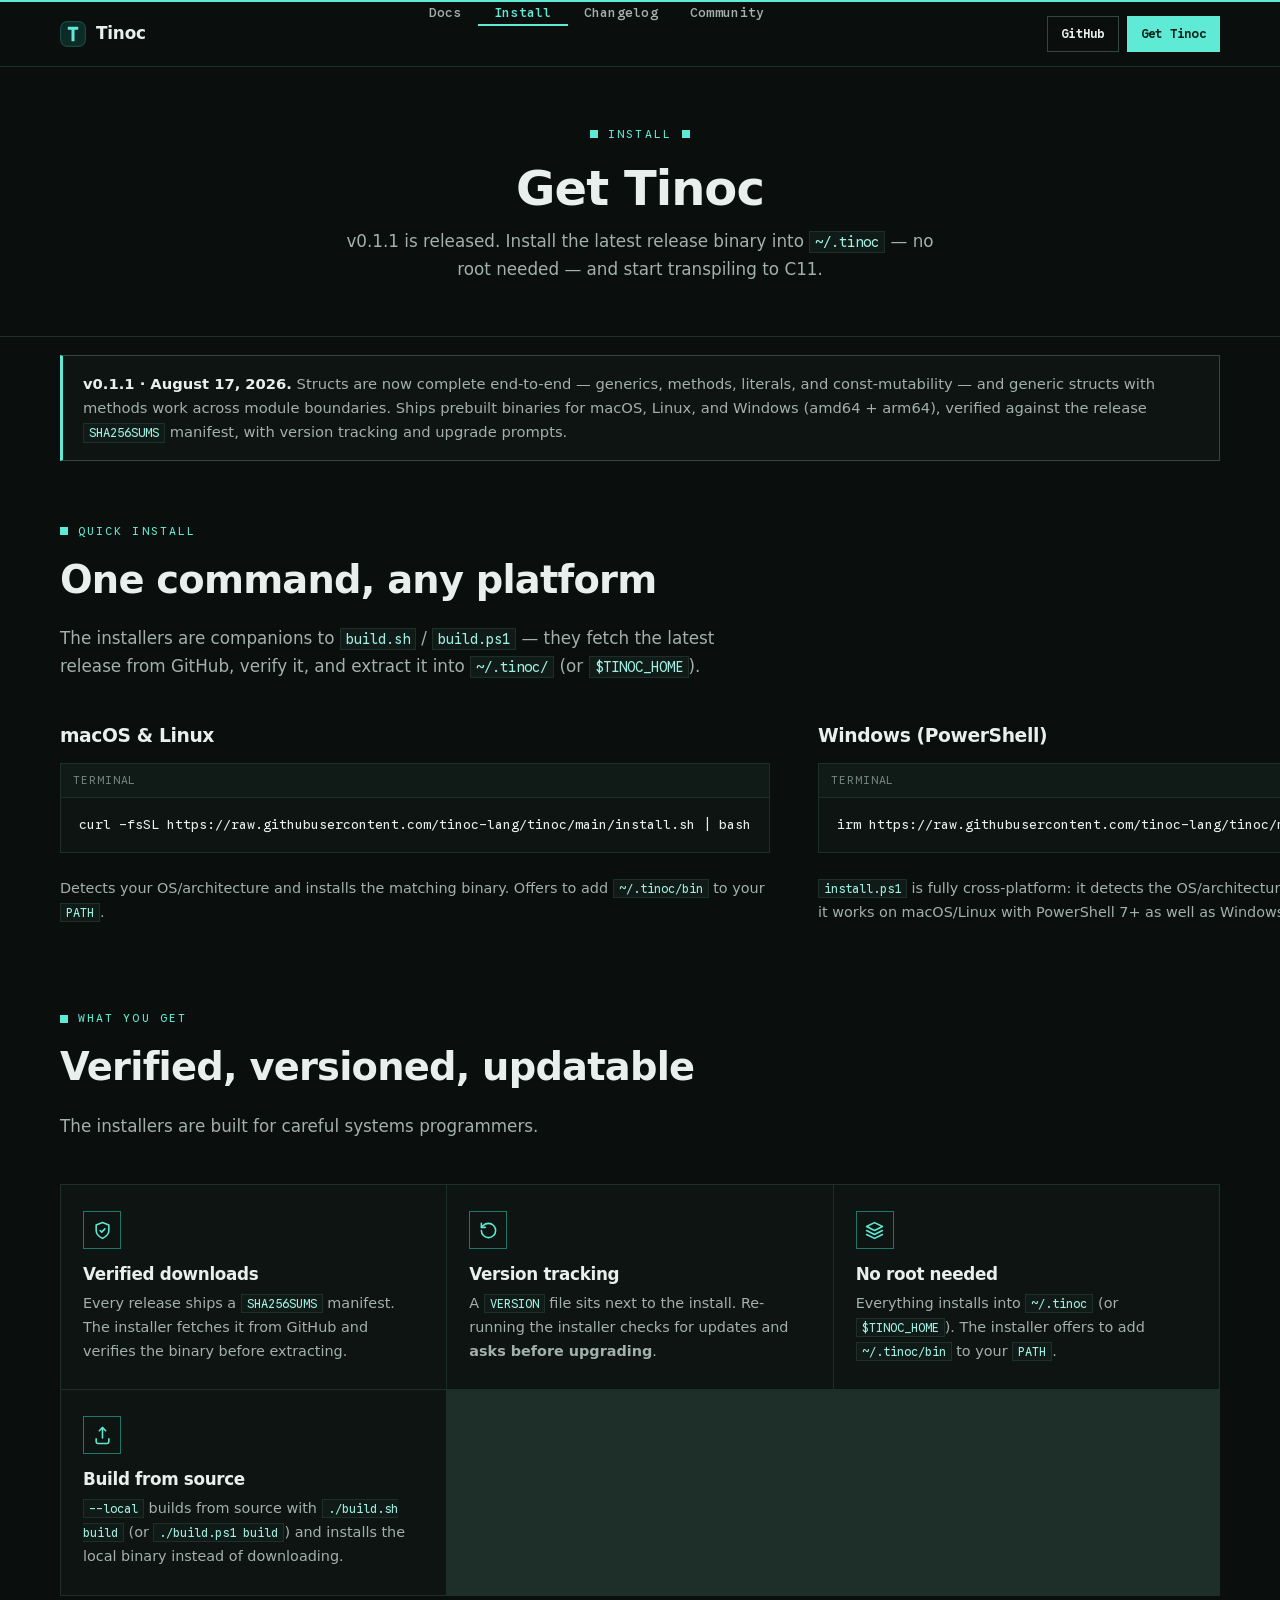
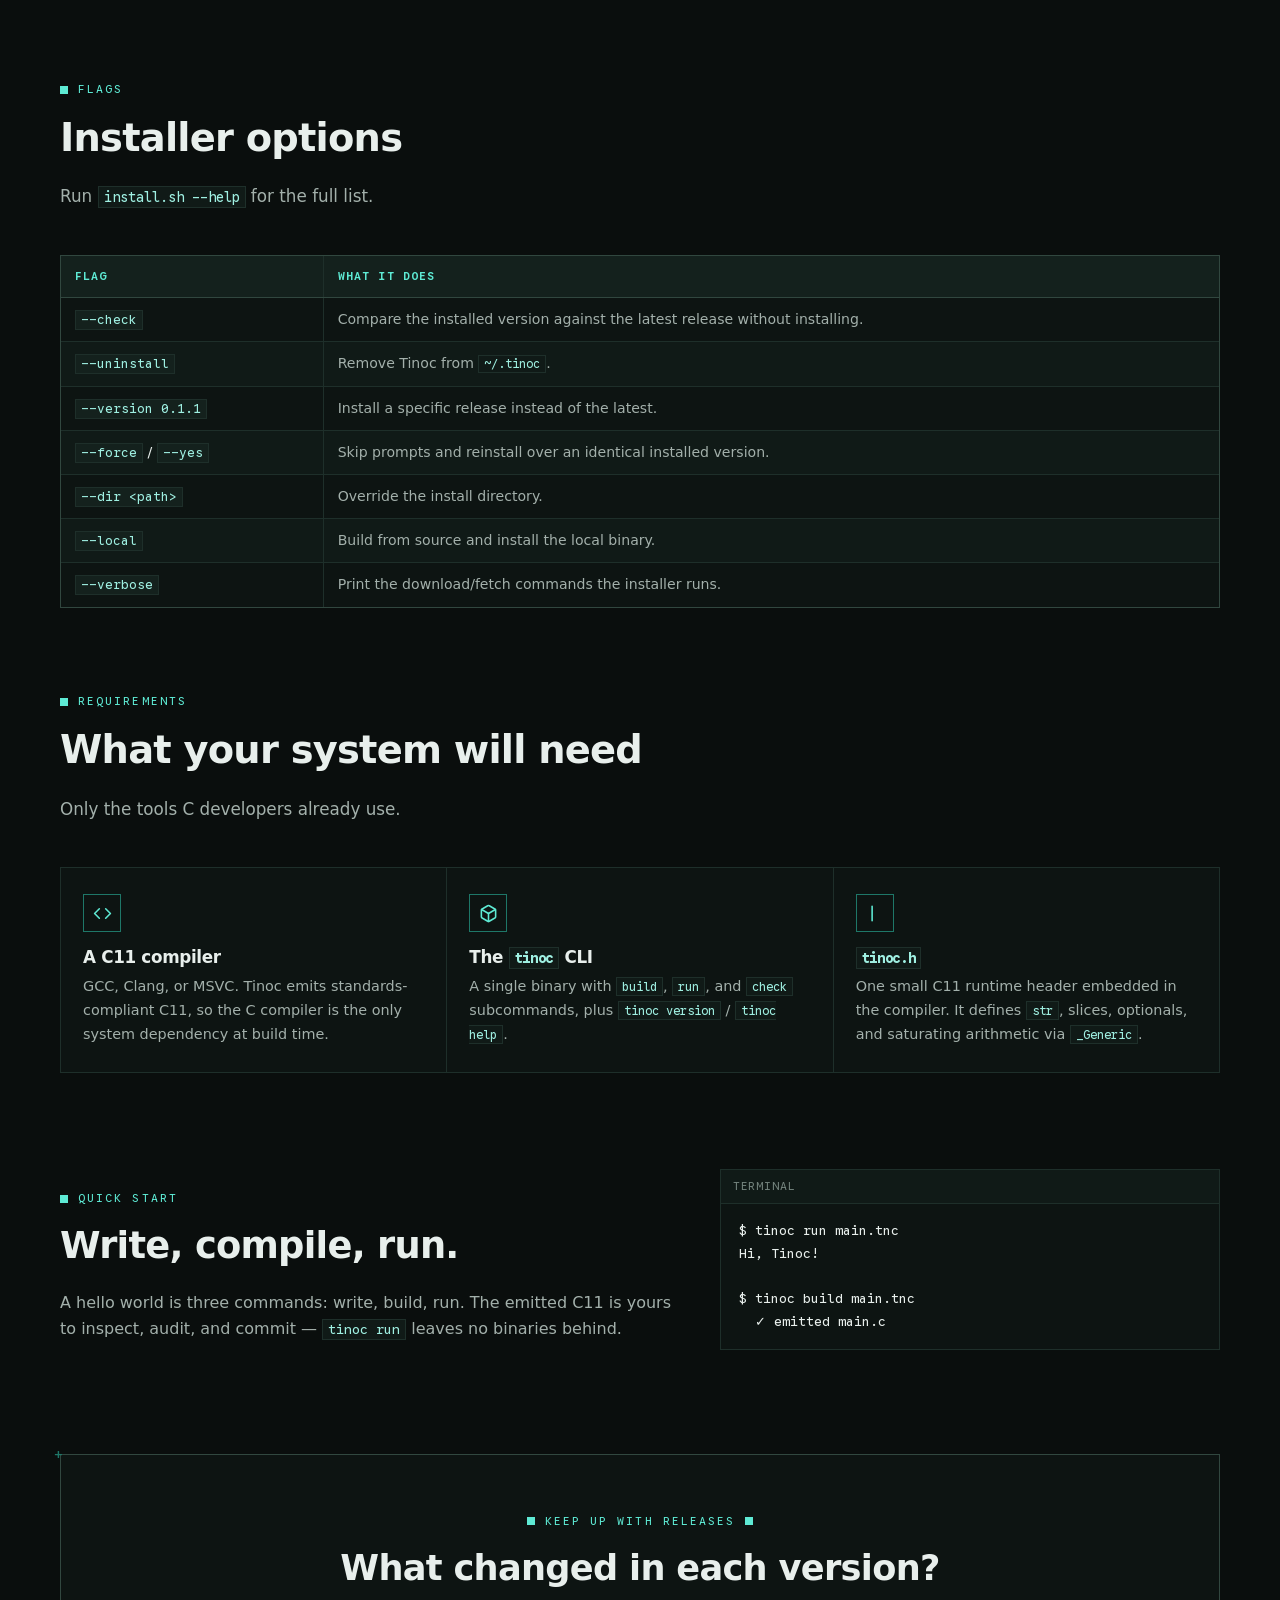
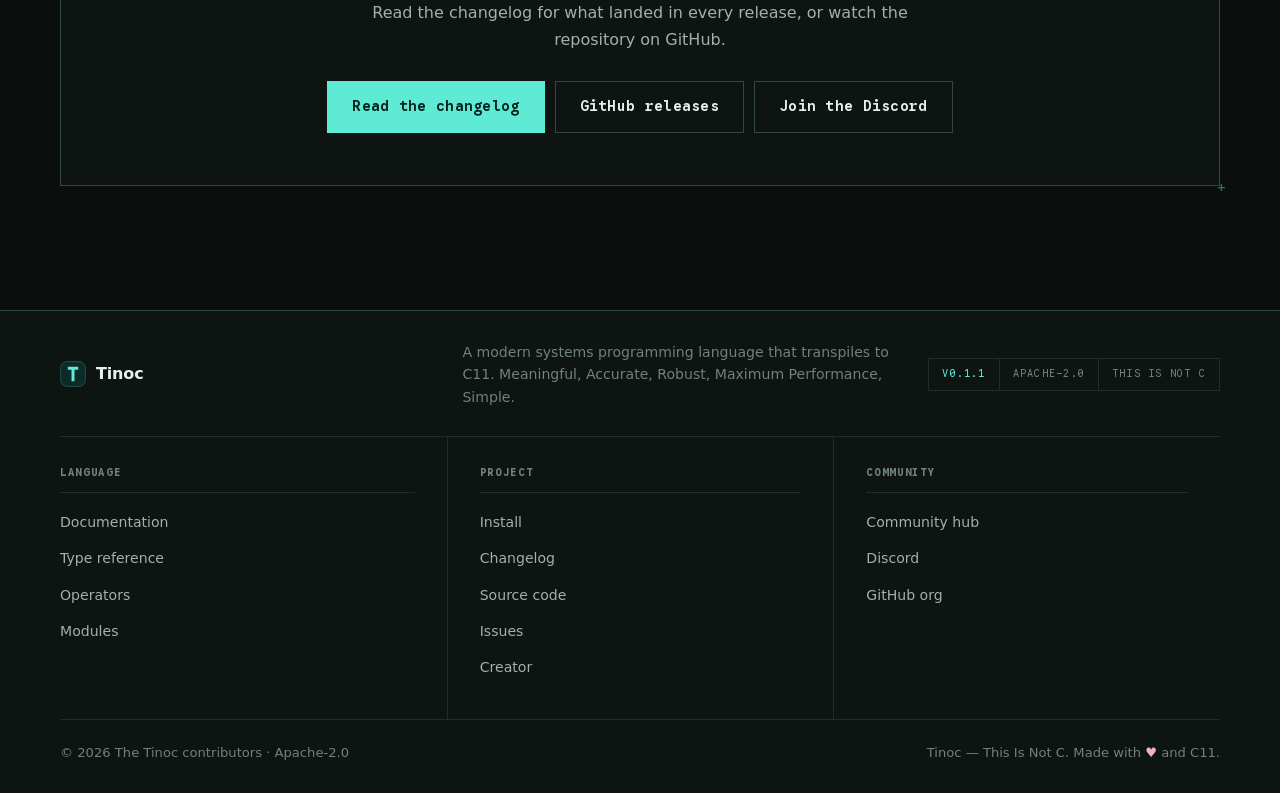
<file: install.html>
<!doctype html>
<html lang="en">
<head>
<meta charset="UTF-8">
<meta name="viewport" content="width=device-width, initial-scale=1, viewport-fit=cover">
<title>Install Tinoc — v0.1.1</title>
<meta name="description" content="Install Tinoc v0.1.1 on macOS, Linux, or Windows with the one-line installers. Verified against SHA256SUMS, installs to ~/.tinoc, no root needed.">
<meta name="robots" content="index, follow">
<meta name="author" content="The Tinoc contributors">
<meta name="theme-color" content="#0a0e0d">
<link rel="canonical" href="https://tinoc-lang.vercel.app/install.html">

<meta property="og:type" content="website">
<meta property="og:site_name" content="Tinoc — This Is Not C">
<meta property="og:title" content="Install Tinoc — v0.1.1">
<meta property="og:description" content="Install Tinoc v0.1.1 on macOS, Linux, or Windows with the one-line installers. Verified against SHA256SUMS, installs to ~/.tinoc, no root needed.">
<meta property="og:url" content="https://tinoc-lang.vercel.app/install.html">
<meta property="og:image" content="https://tinoc-lang.vercel.app/logo-mint.jpg">
<meta property="og:locale" content="en_US">
<meta name="twitter:card" content="summary_large_image">
<meta name="twitter:title" content="Install Tinoc — v0.1.1">
<meta name="twitter:description" content="Install Tinoc v0.1.1 on macOS, Linux, or Windows with the one-line installers. Verified against SHA256SUMS, installs to ~/.tinoc, no root needed.">
<meta name="twitter:image" content="https://tinoc-lang.vercel.app/logo-mint.jpg">

<link rel="icon" href="data:image/svg+xml,%3Csvg xmlns='http://www.w3.org/2000/svg' viewBox='0 0 64 64'%3E%3Crect width='64' height='64' rx='14' fill='%230d2b26'/%3E%3Ctext x='32' y='43' font-family='monospace' font-size='30' font-weight='700' text-anchor='middle' fill='%235eead4'%3ET%3C/text%3E%3C/svg%3E">

<link rel="preconnect" href="https://fonts.googleapis.com">
<link rel="preconnect" href="https://fonts.gstatic.com" crossorigin>
<link href="https://fonts.googleapis.com/css2?family=Google+Sans+Flex:opsz,wght@8..144,100..1000&family=Google+Sans+Code:wght@400..700&display=swap" rel="stylesheet">

<link rel="stylesheet" href="assets/css/style.css">
<noscript><style>.reveal{opacity:1!important;transform:none!important}</style></noscript>

<script type="application/ld+json">
{
  "@context": "https://schema.org",
  "@type": "WebPage",
  "name": "Install Tinoc — v0.1.1",
  "description": "Install Tinoc v0.1.1 on macOS, Linux, or Windows with the one-line installers. Verified against SHA256SUMS, installs to ~/.tinoc, no root needed.",
  "url": "https://tinoc-lang.vercel.app/install.html",
  "inLanguage": "en",
  "isPartOf": {
    "@type": "WebSite",
    "name": "Tinoc — This Is Not C",
    "url": "https://tinoc-lang.vercel.app/"
  }
}
</script>
</head>
<body>

<header class="site-header">
  <nav class="nav-pill" aria-label="Primary">
    <a class="nav-brand" href="index.html" aria-label="Tinoc home">
      <svg class="brand-mark" viewBox="0 0 40 40" aria-hidden="true">
        <rect width="40" height="40" rx="11" fill="#0d2b26"/>
        <rect width="38" height="38" x="1" y="1" rx="10" fill="none" stroke="rgba(94,234,212,0.3)"/>
        <path d="M12 9h16v4.6h-5.7v17.4h-4.6V13.6H12z" fill="#5eead4"/>
      </svg>
      <span class="brand-word">Tinoc</span>
    </a>
    <ul class="nav-links">
      <li><a class="nav-link" href="docs.html">Docs</a></li>
      <li><a class="nav-link active" href="install.html" aria-current="page">Install</a></li>
      <li><a class="nav-link" href="changelog.html">Changelog</a></li>
      <li><a class="nav-link" href="community.html">Community</a></li>
      <li class="nav-menu-cta">
        <a class="btn btn-primary" href="install.html">Get Tinoc</a>
        <a class="btn btn-ghost" href="https://github.com/tinoc-lang" target="_blank" rel="noopener">GitHub</a>
      </li>
    </ul>
    <div class="nav-cta">
      <a class="btn btn-ghost btn-sm" href="https://github.com/tinoc-lang" target="_blank" rel="noopener">GitHub</a>
      <a class="btn btn-primary btn-sm" href="install.html">Get Tinoc</a>
      <button class="nav-toggle" aria-label="Open menu" aria-expanded="false"><span></span><span></span><span></span></button>
    </div>
  </nav>
</header>

<main>
  <section class="page-hero">
    <div class="container">
      <span class="eyebrow center">Install</span>
      <h1>Get Tinoc</h1>
      <p>v0.1.1 is released. Install the latest release binary into <code class="inline">~/.tinoc</code> — no root needed — and start transpiling to C11.</p>
    </div>
  </section>

  <section class="section section-tight" style="padding-top:0">
    <div class="container">
      <div class="callout reveal">
        <strong>v0.1.1 · August 17, 2026.</strong> Structs are now complete end-to-end — generics, methods, literals, and const-mutability — and generic structs with methods work across module boundaries. Ships prebuilt binaries for macOS, Linux, and Windows (amd64 + arm64), verified against the release <code class="inline">SHA256SUMS</code> manifest, with version tracking and upgrade prompts.
      </div>

      <!-- Quick install -->
      <div class="section-head" style="margin-top:56px">
        <span class="eyebrow">Quick install</span>
        <h2>One command, any platform</h2>
        <p class="lead">The installers are companions to <code class="inline">build.sh</code> / <code class="inline">build.ps1</code> — they fetch the latest release from GitHub, verify it, and extract it into <code class="inline">~/.tinoc/</code> (or <code class="inline">$TINOC_HOME</code>).</p>
      </div>
      <div class="split">
        <div class="reveal">
          <h3>macOS &amp; Linux</h3>
          <div class="code-block">
            <div class="code-block-head"><span>terminal</span></div>
            <pre><code class="lang-text">curl -fsSL https://raw.githubusercontent.com/tinoc-lang/tinoc/main/install.sh | bash</code></pre>
          </div>
          <p class="muted" style="font-size:0.9rem">Detects your OS/architecture and installs the matching binary. Offers to add <code class="inline">~/.tinoc/bin</code> to your <code class="inline">PATH</code>.</p>
        </div>
        <div class="reveal">
          <h3>Windows (PowerShell)</h3>
          <div class="code-block">
            <div class="code-block-head"><span>terminal</span></div>
            <pre><code class="lang-text">irm https://raw.githubusercontent.com/tinoc-lang/tinoc/main/install.ps1 | iex</code></pre>
          </div>
          <p class="muted" style="font-size:0.9rem"><code class="inline">install.ps1</code> is fully cross-platform: it detects the OS/architecture just like <code class="inline">install.sh</code>, so it works on macOS/Linux with PowerShell 7+ as well as Windows.</p>
        </div>
      </div>

      <!-- What the installers do -->
      <div class="section-head" style="margin-top:80px">
        <span class="eyebrow">What you get</span>
        <h2>Verified, versioned, updatable</h2>
        <p class="lead">The installers are built for careful systems programmers.</p>
      </div>
      <div class="feature-grid">
        <div class="feature-card reveal">
          <div class="feature-icon"><svg viewBox="0 0 24 24" fill="none" stroke="currentColor" stroke-width="2" stroke-linecap="round" stroke-linejoin="round" aria-hidden="true"><path d="M12 22s8-4 8-10V5l-8-3-8 3v7c0 6 8 10 8 10Z"/><path d="m9 12 2 2 4-4"/></svg></div>
          <h3>Verified downloads</h3>
          <p>Every release ships a <code class="inline">SHA256SUMS</code> manifest. The installer fetches it from GitHub and verifies the binary before extracting.</p>
        </div>
        <div class="feature-card reveal">
          <div class="feature-icon"><svg viewBox="0 0 24 24" fill="none" stroke="currentColor" stroke-width="2" stroke-linecap="round" stroke-linejoin="round" aria-hidden="true"><path d="M3 12a9 9 0 1 0 9-9 9.75 9.75 0 0 0-6.74 2.74L3 8"/><path d="M3 3v5h5"/></svg></div>
          <h3>Version tracking</h3>
          <p>A <code class="inline">VERSION</code> file sits next to the install. Re-running the installer checks for updates and <strong>asks before upgrading</strong>.</p>
        </div>
        <div class="feature-card reveal">
          <div class="feature-icon"><svg viewBox="0 0 24 24" fill="none" stroke="currentColor" stroke-width="2" stroke-linecap="round" stroke-linejoin="round" aria-hidden="true"><path d="M12 2 2 7l10 5 10-5-10-5Z"/><path d="m2 17 10 5 10-5"/><path d="m2 12 10 5 10-5"/></svg></div>
          <h3>No root needed</h3>
          <p>Everything installs into <code class="inline">~/.tinoc</code> (or <code class="inline">$TINOC_HOME</code>). The installer offers to add <code class="inline">~/.tinoc/bin</code> to your <code class="inline">PATH</code>.</p>
        </div>
        <div class="feature-card reveal">
          <div class="feature-icon"><svg viewBox="0 0 24 24" fill="none" stroke="currentColor" stroke-width="2" stroke-linecap="round" stroke-linejoin="round" aria-hidden="true"><path d="m8 6 4-4 4 4"/><path d="M12 2v13"/><path d="M20 16v4a2 2 0 0 1-2 2H6a2 2 0 0 1-2-2v-4"/></svg></div>
          <h3>Build from source</h3>
          <p><code class="inline">--local</code> builds from source with <code class="inline">./build.sh build</code> (or <code class="inline">./build.ps1 build</code>) and installs the local binary instead of downloading.</p>
        </div>
      </div>

      <!-- Flags -->
      <div class="section-head" style="margin-top:80px">
        <span class="eyebrow">Flags</span>
        <h2>Installer options</h2>
        <p class="lead">Run <code class="inline">install.sh --help</code> for the full list.</p>
      </div>
      <div class="table-wrap reveal">
        <table class="docs-table">
          <thead><tr><th>Flag</th><th>What it does</th></tr></thead>
          <tbody>
            <tr><td><code>--check</code></td><td>Compare the installed version against the latest release without installing.</td></tr>
            <tr><td><code>--uninstall</code></td><td>Remove Tinoc from <code class="inline">~/.tinoc</code>.</td></tr>
            <tr><td><code>--version 0.1.1</code></td><td>Install a specific release instead of the latest.</td></tr>
            <tr><td><code>--force</code> / <code>--yes</code></td><td>Skip prompts and reinstall over an identical installed version.</td></tr>
            <tr><td><code>--dir &lt;path&gt;</code></td><td>Override the install directory.</td></tr>
            <tr><td><code>--local</code></td><td>Build from source and install the local binary.</td></tr>
            <tr><td><code>--verbose</code></td><td>Print the download/fetch commands the installer runs.</td></tr>
          </tbody>
        </table>
      </div>

      <!-- Requirements -->
      <div class="section-head" style="margin-top:80px">
        <span class="eyebrow">Requirements</span>
        <h2>What your system will need</h2>
        <p class="lead">Only the tools C developers already use.</p>
      </div>
      <div class="feature-grid">
        <div class="feature-card reveal">
          <div class="feature-icon"><svg viewBox="0 0 24 24" fill="none" stroke="currentColor" stroke-width="2" stroke-linecap="round" stroke-linejoin="round" aria-hidden="true"><polyline points="16 18 22 12 16 6"/><polyline points="8 6 2 12 8 18"/></svg></div>
          <h3>A C11 compiler</h3>
          <p>GCC, Clang, or MSVC. Tinoc emits standards-compliant C11, so the C compiler is the only system dependency at build time.</p>
        </div>
        <div class="feature-card reveal">
          <div class="feature-icon"><svg viewBox="0 0 24 24" fill="none" stroke="currentColor" stroke-width="2" stroke-linecap="round" stroke-linejoin="round" aria-hidden="true"><path d="M21 8a2 2 0 0 0-1-1.73l-7-4a2 2 0 0 0-2 0l-7 4A2 2 0 0 0 3 8v8a2 2 0 0 0 1 1.73l7 4a2 2 0 0 0 2 0l7-4A2 2 0 0 0 21 16Z"/><path d="m3.3 7 8.7 5 8.7-5"/><path d="M12 22V12"/></svg></div>
          <h3>The <code class="inline">tinoc</code> CLI</h3>
          <p>A single binary with <code class="inline">build</code>, <code class="inline">run</code>, and <code class="inline">check</code> subcommands, plus <code class="inline">tinoc version</code> / <code class="inline">tinoc help</code>.</p>
        </div>
        <div class="feature-card reveal">
          <div class="feature-icon"><svg viewBox="0 0 24 24" fill="none" stroke="currentColor" stroke-width="2" stroke-linecap="round" stroke-linejoin="round" aria-hidden="true"><box x="3" y="3" width="18" height="18" rx="2"/><path d="M9 3v18"/></svg></div>
          <h3><code class="inline">tinoc.h</code></h3>
          <p>One small C11 runtime header embedded in the compiler. It defines <code class="inline">str</code>, slices, optionals, and saturating arithmetic via <code class="inline">_Generic</code>.</p>
        </div>
      </div>

      <!-- Quick start -->
      <div class="split" style="margin-top:80px">
        <div class="reveal">
          <span class="eyebrow">Quick start</span>
          <h2 style="font-size:clamp(1.7rem,3.2vw,2.3rem)">Write, compile, run.</h2>
          <p class="muted">
            A hello world is three commands: write, build, run. The emitted C11 is
            yours to inspect, audit, and commit — <code class="inline">tinoc run</code>
            leaves no binaries behind.
          </p>
        </div>
        <div class="reveal">
          <div class="code-block">
            <div class="code-block-head"><span>terminal</span></div>
            <pre><code class="lang-text">$ tinoc run main.tnc
Hi, Tinoc!

$ tinoc build main.tnc
  ✓ emitted main.c</code></pre>
          </div>
        </div>
      </div>

      <!-- Follow -->
      <div class="cta-band reveal" style="margin-top:80px">
        <span class="eyebrow center">Keep up with releases</span>
        <h2>What changed in each version?</h2>
        <p>Read the changelog for what landed in every release, or watch the repository on GitHub.</p>
        <div class="cta-actions">
          <a class="btn btn-primary btn-lg" href="changelog.html">Read the changelog</a>
          <a class="btn btn-ghost btn-lg" href="https://github.com/tinoc-lang/tinoc/releases" target="_blank" rel="noopener">GitHub releases</a>
          <a class="btn btn-ghost btn-lg" href="https://discord.gg/pzRamyjPUQ" target="_blank" rel="noopener">Join the Discord</a>
        </div>
      </div>
    </div>
  </section>
</main>

<footer class="site-footer">
  <div class="container">
    <div class="footer-brand">
      <a class="nav-brand" href="index.html" aria-label="Tinoc home">
        <svg class="brand-mark" viewBox="0 0 40 40" aria-hidden="true">
          <rect width="40" height="40" rx="11" fill="#0d2b26"/>
          <rect width="38" height="38" x="1" y="1" rx="10" fill="none" stroke="rgba(94,234,212,0.3)"/>
          <path d="M12 9h16v4.6h-5.7v17.4h-4.6V13.6H12z" fill="#5eead4"/>
        </svg>
        <span class="brand-word">Tinoc</span>
      </a>
      <p>A modern systems programming language that transpiles to C11. Meaningful, Accurate, Robust, Maximum Performance, Simple.</p>
      <div class="footer-spec" aria-label="Project facts">
        <span>v0.1.1</span>
        <span>Apache-2.0</span>
        <span>This Is Not C</span>
      </div>
    </div>
    <div class="footer-cols">
      <div class="footer-col">
        <h4>Language</h4>
        <ul>
          <li><a href="docs.html">Documentation</a></li>
          <li><a href="docs.html#types">Type reference</a></li>
          <li><a href="docs.html#operators">Operators</a></li>
          <li><a href="docs.html#modules">Modules</a></li>
        </ul>
      </div>
      <div class="footer-col">
        <h4>Project</h4>
        <ul>
          <li><a href="install.html">Install</a></li>
          <li><a href="changelog.html">Changelog</a></li>
          <li><a href="https://github.com/tinoc-lang/tinoc" target="_blank" rel="noopener">Source code</a></li>
          <li><a href="https://github.com/tinoc-lang/tinoc/issues" target="_blank" rel="noopener">Issues</a></li>
          <li><a href="https://github.com/pbarot2009" target="_blank" rel="noopener">Creator</a></li>
        </ul>
      </div>
      <div class="footer-col">
        <h4>Community</h4>
        <ul>
          <li><a href="community.html">Community hub</a></li>
          <li><a href="https://discord.gg/pzRamyjPUQ" target="_blank" rel="noopener">Discord</a></li>
          <li><a href="https://github.com/tinoc-lang" target="_blank" rel="noopener">GitHub org</a></li>
        </ul>
      </div>
    </div>
    <div class="footer-bottom">
      <span>© <span data-year>2026</span> The Tinoc contributors · Apache-2.0</span>
      <span>Tinoc — This Is Not C. Made with <span class="heart">♥</span> and C11.</span>
    </div>
  </div>
</footer>

<script src="assets/js/main.js"></script>
</body>
</html>
</file>
<file: assets/css/style.css>
/* ============================================================
   TINOC — design system
   A modern systems programming language that transpiles to C11.
   TABLES SKELETON — flat ruled surfaces, hairline grid cells,
   square corners everywhere. No blur, no glass, no shadows,
   no gradients. Mint-on-dark-green, straight from the logo.
   ============================================================ */

/* ---------- Tokens ---------- */
:root {
  --bg-0: #0a0e0d;
  --bg-1: #0d1412;
  --bg-2: #101a17;
  --bg-3: #14211d;

  --mint: #5eead4;
  --mint-bright: #8ff5e6;
  --mint-soft: #9ff0e2;
  --mint-dim: #1e7768;
  --mint-ink: #04231c;

  --ink: #e8efec;
  --ink-dim: #a3b0ab;
  --ink-faint: #71817b;
  --ink-ghost: #4b5954;

  --line: #1e2f2a;
  --line-strong: #31473f;
  --sky: #9ecbff;

  --warm: #e6c68f;
  --peach: #e5ae7a;
  --rose: #efb0cd;

  --font-display: "Google Sans Flex", "Inter", ui-sans-serif, system-ui, -apple-system, "Segoe UI", sans-serif;
  --font-body: "Google Sans Flex", "Inter", ui-sans-serif, system-ui, -apple-system, "Segoe UI", sans-serif;
  --font-mono: "Google Sans Code", "JetBrains Mono", ui-monospace, SFMono-Regular, Menlo, Consolas, monospace;

  --nav-h: 64px;
  --container: 1160px;
}

/* ---------- Reset ---------- */
*, *::before, *::after {
  box-sizing: border-box;
  border-radius: 0 !important;
}

html {
  scroll-behavior: smooth;
  scroll-padding-top: calc(var(--nav-h) + 22px);
  -webkit-text-size-adjust: 100%;
  -webkit-tap-highlight-color: transparent;
  color-scheme: dark;
}

body {
  margin: 0;
  min-height: 100vh;
  background: var(--bg-0);
  color: var(--ink);
  font-family: var(--font-body);
  font-size: 1rem;
  line-height: 1.65;
  -webkit-font-smoothing: antialiased;
  -moz-osx-font-smoothing: grayscale;
  text-rendering: optimizeLegibility;
}

::selection { background: var(--mint); color: var(--mint-ink); }

img { max-width: 100%; display: block; }

a { color: var(--mint); text-decoration: none; transition: color 0.12s linear; }
a:hover { color: var(--mint-bright); }

h1, h2, h3, h4 {
  font-family: var(--font-display);
  font-weight: 700;
  line-height: 1.18;
  letter-spacing: -0.02em;
  margin: 0 0 0.6em;
  color: var(--ink);
  text-wrap: balance;
}

p { margin: 0 0 1.1em; }
p:last-child { margin-bottom: 0; }

pre, code, kbd, samp { font-family: var(--font-mono); }

:focus-visible {
  outline: 2px solid var(--mint);
  outline-offset: 1px;
}

::placeholder { color: var(--ink-faint); opacity: 1; }

.container {
  width: min(var(--container), 100% - 40px);
  margin-inline: auto;
}
@media (max-width: 640px) {
  .container { width: min(var(--container), 100% - 28px); }
}

.sr-only {
  position: absolute; width: 1px; height: 1px;
  clip-path: inset(50%); overflow: hidden; white-space: nowrap;
}

/* ---------- Utilities ---------- */
.muted { color: var(--ink-dim); }
.mono { font-family: var(--font-mono); }
.grid-2 { display: grid; grid-template-columns: 1fr 1fr; gap: 20px; }
@media (max-width: 760px) { .grid-2 { grid-template-columns: 1fr; } }
.center { text-align: center; }
.mt-0 { margin-top: 0; }

body.menu-locked { overflow: hidden; }

/* In-content links: underlined for scanability */
.docs-content a:not(.btn),
.prose a,
.muted a {
  text-decoration: underline;
  text-decoration-color: var(--mint-dim);
  text-underline-offset: 3px;
  text-decoration-thickness: 1px;
}
.docs-content a:not(.btn):hover,
.prose a:hover,
.muted a:hover {
  color: var(--mint-bright);
  text-decoration-color: var(--mint);
}

/* ---------- Header / nav — flat ruled bar ---------- */
.site-header {
  position: fixed;
  top: 0; left: 0; right: 0;
  z-index: 60;
  background: var(--bg-0);
  border-bottom: 1px solid var(--line);
}
.site-header::before {
  content: "";
  display: block;
  height: 2px;
  background: var(--mint);
}

.nav-pill {
  display: flex;
  align-items: stretch;
  gap: 20px;
  width: min(var(--container), 100% - 40px);
  margin-inline: auto;
  height: var(--nav-h);
  background: transparent;
  border: 0;
}
.nav-pill.scrolled { border-bottom: 1px solid var(--line-strong); }
@media (max-width: 640px) {
  .nav-pill { width: min(var(--container), 100% - 28px); }
}

.nav-brand {
  display: flex;
  align-items: center;
  gap: 10px;
  border-bottom: 2px solid transparent;
  margin-bottom: -1px;
}
.nav-brand:hover { border-bottom-color: var(--mint); }
.brand-mark { width: 26px; height: 26px; flex-shrink: 0; display: block; }
.brand-word {
  font-family: var(--font-display);
  font-size: 1.05rem;
  font-weight: 700;
  letter-spacing: -0.01em;
  color: var(--ink);
  line-height: 1;
  white-space: nowrap;
}
.nav-logo { height: 26px; width: auto; } /* legacy fallback */

.nav-links {
  display: flex;
  align-items: stretch;
  gap: 0;
  margin: 0 auto;
  padding: 0;
  list-style: none;
}

.nav-link {
  display: flex;
  align-items: center;
  font-family: var(--font-mono);
  font-size: 0.82rem;
  font-weight: 500;
  letter-spacing: 0.02em;
  color: var(--ink-dim);
  padding: 0 16px;
  border-bottom: 2px solid transparent;
  margin-bottom: -1px;
  transition: color 0.12s linear, border-color 0.12s linear;
}
.nav-link:hover { color: var(--ink); }
.nav-link.active {
  color: var(--mint);
  border-bottom-color: var(--mint);
}

.nav-cta { display: flex; align-items: center; gap: 8px; }
.nav-menu-cta { display: none; }

.nav-toggle {
  display: none;
  flex-direction: column;
  justify-content: center;
  gap: 5px;
  background: none;
  border: 1px solid var(--line);
  padding: 10px;
  cursor: pointer;
}
.nav-toggle:hover { border-color: var(--line-strong); }
.nav-toggle span {
  width: 20px; height: 2px;
  background: var(--ink);
  transition: transform 0.2s ease, opacity 0.2s ease;
}
.nav-toggle[aria-expanded="true"] span:nth-child(1) { transform: translateY(7px) rotate(45deg); }
.nav-toggle[aria-expanded="true"] span:nth-child(2) { opacity: 0; }
.nav-toggle[aria-expanded="true"] span:nth-child(3) { transform: translateY(-7px) rotate(-45deg); }

/* ---------- Buttons — square, flat ---------- */
.btn {
  display: inline-flex;
  align-items: center;
  justify-content: center;
  gap: 8px;
  font-family: var(--font-mono);
  font-weight: 600;
  font-size: 0.84rem;
  letter-spacing: 0.02em;
  padding: 10px 18px;
  border: 1px solid transparent;
  cursor: pointer;
  white-space: nowrap;
  transition: background 0.12s linear, border-color 0.12s linear, color 0.12s linear;
}
.btn svg { width: 15px; height: 15px; flex-shrink: 0; }

.btn-primary {
  background: var(--mint);
  color: var(--mint-ink);
}
.btn-primary:hover {
  background: var(--mint-bright);
  color: var(--mint-ink);
}

.btn-ghost {
  border-color: var(--line-strong);
  color: var(--ink);
  background: transparent;
}
.btn-ghost:hover {
  border-color: var(--mint);
  color: var(--mint);
}

.btn-sm { padding: 7px 13px; font-size: 0.78rem; }
.btn-lg { padding: 13px 24px; font-size: 0.9rem; }

/* ---------- Sections — ruled bands ---------- */
.section { padding: 88px 0; position: relative; }
.section-tight { padding: 60px 0; }
.section + .section { border-top: 1px solid var(--line); }

.eyebrow {
  display: inline-flex;
  align-items: center;
  gap: 10px;
  font-family: var(--font-mono);
  font-size: 0.72rem;
  letter-spacing: 0.18em;
  text-transform: uppercase;
  color: var(--mint);
  margin-bottom: 16px;
}
.eyebrow::before {
  content: "";
  width: 8px; height: 8px;
  background: var(--mint);
  flex-shrink: 0;
}
.eyebrow.center { justify-content: center; }
.eyebrow.center::after {
  content: "";
  width: 8px; height: 8px;
  background: var(--mint);
  flex-shrink: 0;
}

.section-head { max-width: 680px; margin-bottom: 44px; }
.section-head.center { margin-inline: auto; text-align: center; }
.section-head h2 { font-size: clamp(1.7rem, 3.2vw, 2.4rem); }
.section-head .lead { color: var(--ink-dim); font-size: 1.05rem; margin-top: 4px; }

/* ---------- Reveal on scroll ---------- */
.reveal {
  opacity: 0;
  transform: translateY(10px);
  transition: opacity 0.45s ease, transform 0.45s ease;
}
.reveal.visible { opacity: 1; transform: none; }
@media (prefers-reduced-motion: reduce) {
  .reveal { opacity: 1; transform: none; transition: none; }
}

/* staggered reveal inside cell grids */
.philosophy-grid > .reveal:nth-child(2), .feature-grid > .reveal:nth-child(2),
.toc-cards > .reveal:nth-child(2), .channel-grid > .reveal:nth-child(2) { transition-delay: 0.05s; }
.philosophy-grid > .reveal:nth-child(3), .feature-grid > .reveal:nth-child(3),
.toc-cards > .reveal:nth-child(3), .channel-grid > .reveal:nth-child(3) { transition-delay: 0.1s; }
.philosophy-grid > .reveal:nth-child(4), .feature-grid > .reveal:nth-child(4),
.toc-cards > .reveal:nth-child(4), .channel-grid > .reveal:nth-child(4) { transition-delay: 0.15s; }
.feature-grid > .reveal:nth-child(5) { transition-delay: 0.2s; }
.feature-grid > .reveal:nth-child(6) { transition-delay: 0.25s; }

/* ---------- Hero (landing) ---------- */
.hero {
  position: relative;
  min-height: 100svh;
  display: flex;
  align-items: center;
  justify-content: center;
  padding: calc(var(--nav-h) + 64px) 0 88px;
}
.hero-inner {
  position: relative;
  z-index: 2;
  text-align: center;
  width: min(840px, 100% - 40px);
}
@media (max-width: 640px) {
  .hero-inner { width: min(840px, 100% - 28px); }
}
.hero-logo {
  width: min(460px, 88vw);
  height: auto;
  aspect-ratio: 1427 / 439;
  object-fit: contain;
  margin: 0 auto 30px;
}
.hero h1 {
  font-size: clamp(2.2rem, 5.4vw, 3.8rem);
  font-weight: 800;
  letter-spacing: -0.03em;
  margin-bottom: 20px;
}
.hero h1 .accent { color: var(--mint); }
.hero-sub {
  font-size: clamp(1rem, 2vw, 1.15rem);
  color: var(--ink-dim);
  max-width: 600px;
  margin: 0 auto 34px;
}
.hero-actions {
  display: flex;
  flex-wrap: wrap;
  gap: 10px;
  justify-content: center;
  margin-bottom: 60px;
}
@media (max-width: 480px) {
  .hero-actions .btn { flex: 1 1 auto; }
}

/* hero pipeline strip — main.tnc → C11 → any C compiler */
.pipeline {
  display: flex;
  align-items: stretch;
  width: min(720px, 100%);
  margin: 0 auto;
  border: 1px solid var(--line-strong);
  border-bottom: 0;
  background: var(--bg-2);
}
.pipeline span {
  flex: 1;
  display: flex;
  align-items: center;
  justify-content: center;
  padding: 8px 10px;
  border-left: 1px solid var(--line);
  font-family: var(--font-mono);
  font-size: 0.68rem;
  letter-spacing: 0.12em;
  text-transform: uppercase;
  color: var(--ink-faint);
  white-space: nowrap;
}
.pipeline span:first-child { border-left: 0; color: var(--mint); }
.pipeline .pipe-arrow {
  flex: 0 0 auto;
  color: var(--mint-dim);
  padding: 8px 12px;
}
@media (max-width: 560px) {
  .pipeline span { font-size: 0.56rem; padding: 7px 4px; letter-spacing: 0.06em; }
  .pipeline .pipe-arrow { padding: 7px 6px; }
}

/* hero code window — ruled terminal frame */
.code-window {
  position: relative;
  text-align: left;
  width: min(720px, 100%);
  margin: 0 auto;
  border: 1px solid var(--line-strong);
  border-top: 2px solid var(--mint);
  background: var(--bg-1);
  overflow: hidden;
}
.code-window-head {
  display: flex;
  align-items: center;
  gap: 12px;
  padding: 0 14px;
  height: 40px;
  border-bottom: 1px solid var(--line);
  background: var(--bg-2);
}
.window-dots { display: flex; gap: 6px; }
.window-dots i { width: 9px; height: 9px; background: var(--ink-ghost); }
.window-tabs {
  display: flex;
  align-self: stretch;
  gap: 0;
  margin-left: 6px;
  font-family: var(--font-mono);
  font-size: 0.76rem;
}
.window-tab {
  display: flex;
  align-items: center;
  padding: 0 14px;
  color: var(--ink-faint);
  cursor: pointer;
  border: 0;
  border-bottom: 2px solid transparent;
  border-left: 1px solid var(--line);
  background: none;
  font-family: inherit;
  transition: color 0.12s linear, border-color 0.12s linear;
}
.window-tab:first-child { border-left: 0; }
.window-tab:hover { color: var(--ink); }
.window-tab.active {
  color: var(--mint);
  border-bottom-color: var(--mint);
  background: var(--bg-1);
}
.code-window-body { padding: 0; }
.code-window pre {
  margin: 0;
  padding: 20px 20px 24px;
  overflow-x: auto;
  font-family: var(--font-mono);
  font-size: 0.85rem;
  line-height: 1.7;
  color: var(--ink);
  min-height: 228px;
}
.cursor-blink::after {
  content: "▋";
  color: var(--mint);
  animation: blink 1s steps(1) infinite;
}
@keyframes blink { 50% { opacity: 0; } }

.window-foot {
  display: flex;
  align-items: center;
  gap: 8px;
  padding: 9px 14px;
  border-top: 1px solid var(--line);
  font-family: var(--font-mono);
  font-size: 0.72rem;
  color: var(--ink-faint);
  background: var(--bg-2);
}
.window-foot .ok { color: var(--mint); }

/* ---------- Philosophy — ruled cell grid ---------- */
.philosophy-grid {
  display: grid;
  grid-template-columns: repeat(5, 1fr);
  gap: 1px;
  background: var(--line);
  border: 1px solid var(--line);
}
@media (max-width: 1000px) { .philosophy-grid { grid-template-columns: repeat(2, 1fr); } }
@media (max-width: 560px) { .philosophy-grid { grid-template-columns: 1fr; } }
.phil-card {
  background: var(--bg-1);
  padding: 24px 20px;
  transition: background 0.12s linear;
}
.phil-card:hover { background: var(--bg-2); }
.phil-card .num {
  font-family: var(--font-mono);
  font-size: 0.7rem;
  color: var(--mint);
  letter-spacing: 0.12em;
  display: block;
  margin-bottom: 12px;
  padding-bottom: 10px;
  border-bottom: 1px solid var(--line);
}
.phil-card h3 { font-size: 1rem; margin-bottom: 5px; }
.phil-card p { font-size: 0.88rem; color: var(--ink-dim); margin: 0; }

/* ---------- Feature cards — ruled cell grid ---------- */
.feature-grid {
  display: grid;
  grid-template-columns: repeat(3, 1fr);
  gap: 1px;
  background: var(--line);
  border: 1px solid var(--line);
}
@media (max-width: 980px) { .feature-grid { grid-template-columns: repeat(2, 1fr); } }
@media (max-width: 600px) { .feature-grid { grid-template-columns: 1fr; } }
.feature-card {
  background: var(--bg-1);
  padding: 26px 22px;
  transition: background 0.12s linear;
}
.feature-card:hover { background: var(--bg-2); }
.feature-icon {
  width: 38px; height: 38px;
  display: flex;
  align-items: center;
  justify-content: center;
  background: transparent;
  border: 1px solid var(--mint-dim);
  color: var(--mint);
  margin-bottom: 16px;
}
.feature-icon svg { width: 19px; height: 19px; }
.feature-card h3 { font-size: 1.05rem; margin-bottom: 7px; }
.feature-card p { font-size: 0.9rem; color: var(--ink-dim); margin: 0; }

/* ---------- Code blocks (docs & generic) ---------- */
.code-block {
  position: relative;
  border: 1px solid var(--line);
  background: var(--bg-1);
  margin: 16px 0 24px;
  overflow: hidden;
}
.code-block-head {
  display: flex;
  align-items: center;
  justify-content: space-between;
  gap: 12px;
  padding: 7px 12px;
  border-bottom: 1px solid var(--line);
  background: var(--bg-2);
  font-family: var(--font-mono);
  font-size: 0.72rem;
  letter-spacing: 0.08em;
  text-transform: uppercase;
  color: var(--ink-faint);
}
.code-block pre {
  margin: 0;
  padding: 16px 18px;
  overflow-x: auto;
  font-family: var(--font-mono);
  font-size: 0.83rem;
  line-height: 1.7;
  color: var(--ink);
  tab-size: 4;
}
.copy-btn {
  display: inline-flex;
  align-items: center;
  gap: 6px;
  font-family: var(--font-mono);
  font-size: 0.72rem;
  font-weight: 500;
  color: var(--ink-faint);
  background: transparent;
  border: 1px solid var(--line-strong);
  padding: 3px 9px;
  cursor: pointer;
  transition: color 0.12s linear, border-color 0.12s linear;
}
.copy-btn:hover { color: var(--ink); border-color: var(--ink-faint); }
.copy-btn.copied { color: var(--mint); border-color: var(--mint-dim); }
.copy-btn svg { width: 12px; height: 12px; }

/* Contained scrolling for code & tables */
.code-block pre, .code-window pre, .syntax-box, .table-wrap, .docs-sidebar {
  scrollbar-width: thin;
  scrollbar-color: var(--ink-ghost) transparent;
}
.code-block pre::-webkit-scrollbar, .code-window pre::-webkit-scrollbar,
.syntax-box::-webkit-scrollbar, .table-wrap::-webkit-scrollbar, .docs-sidebar::-webkit-scrollbar {
  height: 8px; width: 8px;
}
.code-block pre::-webkit-scrollbar-thumb, .code-window pre::-webkit-scrollbar-thumb,
.syntax-box::-webkit-scrollbar-thumb, .table-wrap::-webkit-scrollbar-thumb, .docs-sidebar::-webkit-scrollbar-thumb {
  background: var(--ink-ghost);
}
.code-block pre::-webkit-scrollbar-thumb:hover, .code-window pre::-webkit-scrollbar-thumb:hover,
.syntax-box::-webkit-scrollbar-thumb:hover, .table-wrap::-webkit-scrollbar-thumb:hover, .docs-sidebar::-webkit-scrollbar-thumb:hover {
  background: var(--ink-faint);
}
.code-block pre::-webkit-scrollbar-track, .code-window pre::-webkit-scrollbar-track,
.syntax-box::-webkit-scrollbar-track, .table-wrap::-webkit-scrollbar-track, .docs-sidebar::-webkit-scrollbar-track {
  background: transparent;
}

/* Tinoc syntax colors */
.tok-kw { color: var(--mint); font-weight: 500; }
.tok-type { color: var(--mint-soft); }
.tok-str { color: var(--warm); }
.tok-num { color: var(--peach); }
.tok-cmt { color: var(--ink-ghost); font-style: italic; }
.tok-pre { color: var(--rose); font-weight: 500; }
.tok-fn { color: var(--sky); }
.tok-const { color: var(--peach); font-style: italic; }
.tok-pun { color: var(--ink-ghost); }
.tok-op { color: var(--ink-faint); }

/* ---------- Tables — the skeleton's backbone ---------- */
.table-wrap {
  overflow-x: auto;
  border: 1px solid var(--line-strong);
  margin: 16px 0 24px;
  background: var(--bg-1);
}
table.docs-table {
  width: 100%;
  border-collapse: collapse;
  font-size: 0.88rem;
  background: var(--bg-1);
}
.docs-table th {
  font-family: var(--font-mono);
  font-size: 0.72rem;
  font-weight: 600;
  text-transform: uppercase;
  letter-spacing: 0.1em;
  color: var(--mint);
  text-align: left;
  padding: 11px 14px;
  border-bottom: 1px solid var(--line-strong);
  background: var(--bg-3);
  white-space: nowrap;
}
.docs-table th:not(:first-child),
.docs-table td:not(:first-child) { border-left: 1px solid var(--line); }
.docs-table td {
  padding: 10px 14px;
  border-bottom: 1px solid var(--line);
  color: var(--ink-dim);
  vertical-align: top;
}
.docs-table tr:last-child td { border-bottom: 0; }
.docs-table tbody tr:nth-child(even) { background: var(--bg-2); }
.docs-table tbody tr { transition: background 0.1s linear; }
.docs-table tbody tr:hover { background: var(--bg-3); }
.docs-table td:first-child { color: var(--ink); }
.docs-table code {
  font-family: var(--font-mono);
  font-size: 0.8rem;
  color: var(--mint-soft);
  background: var(--bg-3);
  border: 1px solid var(--line);
  padding: 1px 5px;
  white-space: nowrap;
}

/* ---------- Inline code & callouts ---------- */
code.inline {
  font-family: var(--font-mono);
  font-size: 0.84em;
  color: var(--mint-soft);
  background: var(--bg-2);
  border: 1px solid var(--line);
  padding: 1px 5px;
}

.callout {
  border: 1px solid var(--line-strong);
  border-left: 3px solid var(--mint);
  background: var(--bg-1);
  padding: 16px 20px;
  margin: 18px 0;
  font-size: 0.92rem;
  color: var(--ink-dim);
}
.callout strong { color: var(--ink); }
.callout.warn {
  border-left-color: var(--peach);
  background: var(--bg-1);
}
.callout.warn strong { color: var(--peach); }

.note-list { margin: 0; padding-left: 4px; list-style: none; }
.note-list li {
  position: relative;
  padding-left: 20px;
  margin-bottom: 7px;
  color: var(--ink-dim);
  font-size: 0.92rem;
}
.note-list li::before {
  content: "→";
  position: absolute;
  left: 0;
  color: var(--mint);
  font-family: var(--font-mono);
}

/* ---------- CTA band — ruled panel ---------- */
.cta-band {
  position: relative;
  border: 1px solid var(--line-strong);
  background: var(--bg-1);
  padding: 52px 36px;
  text-align: center;
}
.cta-band h2 { font-size: clamp(1.6rem, 3.2vw, 2.2rem); margin-bottom: 12px; }
.cta-band p { color: var(--ink-dim); max-width: 540px; margin: 0 auto 28px; }
.cta-actions { display: flex; flex-wrap: wrap; gap: 10px; justify-content: center; }

/* ---------- Landing specifics ---------- */
.split {
  display: grid;
  grid-template-columns: 1.1fr 0.9fr;
  gap: 48px;
  align-items: center;
}
@media (max-width: 900px) { .split { grid-template-columns: 1fr; gap: 34px; } }

.type-grid {
  display: grid;
  grid-template-columns: repeat(4, 1fr);
  gap: 1px;
  background: var(--line);
  border: 1px solid var(--line);
}
@media (max-width: 900px) { .type-grid { grid-template-columns: repeat(3, 1fr); } }
@media (max-width: 600px) { .type-grid { grid-template-columns: repeat(2, 1fr); } }
@media (max-width: 400px) { .type-grid { grid-template-columns: 1fr; } }
.type-chip {
  display: flex;
  flex-direction: column;
  gap: 3px;
  padding: 14px 16px;
  background: var(--bg-1);
  transition: background 0.12s linear;
}
.type-chip:hover { background: var(--bg-2); }
.type-chip code {
  font-family: var(--font-mono);
  color: var(--mint);
  font-size: 0.9rem;
}
.type-chip span {
  font-size: 0.74rem;
  color: var(--ink-faint);
  font-family: var(--font-display);
}

/* steps — numbered skeleton rail */
.steps { counter-reset: step; list-style: none; margin: 0; padding: 0; display: grid; gap: 0; }
.steps li {
  position: relative;
  padding: 0 0 30px 52px;
  counter-increment: step;
}
.steps li::before {
  content: counter(step, decimal-leading-zero);
  position: absolute;
  left: 0; top: 0;
  width: 34px; height: 34px;
  display: flex;
  align-items: center;
  justify-content: center;
  font-family: var(--font-mono);
  font-weight: 500;
  font-size: 0.8rem;
  color: var(--mint);
  background: var(--bg-2);
  border: 1px solid var(--line-strong);
}
.steps li::after {
  content: "";
  position: absolute;
  left: 17px; top: 36px;
  width: 1px;
  height: calc(100% - 36px);
  background: var(--line-strong);
}
.steps li:last-child::after { display: none; }
.steps h3 { font-size: 1.05rem; margin-bottom: 4px; }
.steps p { color: var(--ink-dim); font-size: 0.9rem; margin: 0; }

/* ---------- Community ---------- */
.channel-grid {
  display: grid;
  grid-template-columns: repeat(2, 1fr);
  gap: 1px;
  background: var(--line);
  border: 1px solid var(--line);
}
@media (max-width: 760px) { .channel-grid { grid-template-columns: 1fr; } }
.channel-card {
  display: flex;
  flex-direction: column;
  gap: 12px;
  background: var(--bg-1);
  padding: 24px 22px;
  transition: background 0.12s linear;
}
.channel-card:hover { background: var(--bg-2); }
.channel-card .channel-name {
  display: flex;
  align-items: center;
  gap: 10px;
  font-family: var(--font-display);
  font-weight: 600;
  font-size: 1rem;
}
.channel-card .channel-name .badge {
  margin-left: auto;
  font-family: var(--font-mono);
  font-size: 0.64rem;
  letter-spacing: 0.08em;
  text-transform: uppercase;
  color: var(--mint);
  background: var(--bg-3);
  border: 1px solid var(--mint-dim);
  padding: 2px 7px;
}
.channel-card p { font-size: 0.9rem; color: var(--ink-dim); margin: 0; flex: 1; }
.channel-card .btn { align-self: flex-start; }

.stat-row {
  display: flex;
  flex-wrap: wrap;
  gap: 1px;
  justify-content: center;
  margin-top: 36px;
  background: var(--line);
  border: 1px solid var(--line);
  width: fit-content;
  margin-inline: auto;
  max-width: 100%;
}
.stat {
  min-width: 140px;
  padding: 18px 24px;
  background: var(--bg-1);
  text-align: center;
}
.stat b {
  display: block;
  font-family: var(--font-mono);
  font-size: 1.7rem;
  font-weight: 700;
  color: var(--mint);
  line-height: 1.1;
  font-variant-numeric: tabular-nums;
}
.stat span { font-size: 0.74rem; color: var(--ink-faint); font-family: var(--font-display); text-transform: uppercase; letter-spacing: 0.08em; }

/* ---------- Page hero (subpages) — ruled band ---------- */
.page-hero {
  position: relative;
  padding: calc(var(--nav-h) + 56px) 0 52px;
  text-align: center;
  border-bottom: 1px solid var(--line);
}
.page-hero h1 { font-size: clamp(2rem, 4.6vw, 3rem); font-weight: 800; margin-bottom: 12px; }
.page-hero p { color: var(--ink-dim); max-width: 620px; margin: 0 auto; font-size: 1.05rem; }

/* ---------- Docs layout ---------- */
.docs-shell {
  display: grid;
  grid-template-columns: 250px minmax(0, 1fr);
  gap: 44px;
  align-items: start;
  padding: 52px 0 110px;
}
@media (max-width: 980px) {
  .docs-shell { grid-template-columns: 1fr; gap: 8px; }
}

.docs-sidebar {
  position: sticky;
  top: calc(var(--nav-h) + 18px);
  max-height: calc(100vh - var(--nav-h) - 40px);
  overflow-y: auto;
  border: 1px solid var(--line);
  background: var(--bg-1);
  padding: 14px;
  scrollbar-width: thin;
  scrollbar-color: var(--ink-ghost) transparent;
}
@media (max-width: 980px) {
  .docs-sidebar {
    position: static;
    max-height: none;
    padding: 14px;
  }
}

.docs-search {
  width: 100%;
  font-family: var(--font-mono);
  font-size: 0.82rem;
  color: var(--ink);
  background: var(--bg-0);
  border: 1px solid var(--line-strong);
  padding: 9px 12px;
  margin-bottom: 16px;
  transition: border-color 0.12s linear;
}
.docs-search::placeholder { color: var(--ink-faint); }
.docs-search:focus { outline: none; border-color: var(--mint-dim); }

.docs-nav-group { margin-bottom: 20px; }
.docs-nav-group:last-child { margin-bottom: 0; }
.docs-nav-group > h4 {
  font-family: var(--font-mono);
  font-size: 0.66rem;
  letter-spacing: 0.16em;
  text-transform: uppercase;
  color: var(--ink-faint);
  margin: 0 0 6px;
  padding: 6px 10px;
  border-bottom: 1px solid var(--line);
}
.docs-nav { list-style: none; margin: 0; padding: 0; }
.docs-nav a {
  display: block;
  font-family: var(--font-mono);
  font-size: 0.82rem;
  font-weight: 500;
  color: var(--ink-dim);
  padding: 6px 10px;
  border-left: 2px solid transparent;
  transition: color 0.12s linear, border-color 0.12s linear, background 0.12s linear;
}
.docs-nav a:hover { color: var(--ink); background: var(--bg-2); }
.docs-nav a.active {
  color: var(--mint);
  border-left-color: var(--mint);
  background: var(--bg-2);
}
.docs-nav a.hidden { display: none; }

.docs-content { min-width: 0; }
.docs-content article { padding-top: 8px; max-width: 76ch; }
@media (max-width: 980px) { .docs-content article { max-width: none; } }
.docs-content article + article {
  margin-top: 60px;
  padding-top: 48px;
  border-top: 1px solid var(--line);
}
.docs-content h2 {
  font-size: clamp(1.5rem, 2.8vw, 1.95rem);
  scroll-margin-top: calc(var(--nav-h) + 22px);
  padding-bottom: 8px;
  border-bottom: 1px solid var(--line-strong);
  margin-bottom: 18px;
}
.docs-content h3 { font-size: 1.15rem; margin-top: 30px; }
.docs-content h4 { font-size: 1rem; margin-top: 24px; }
.docs-content p { color: var(--ink-dim); }
.docs-content p code { color: var(--mint-soft); }
.docs-content .lead { font-size: 1.06rem; color: var(--ink); }
.docs-content .lead code { font-size: 0.95em; }

.prose { color: var(--ink-dim); }
.prose b, .prose strong { color: var(--ink); }

.syntax-box {
  font-family: var(--font-mono);
  font-size: 0.84rem;
  line-height: 1.7;
  background: var(--bg-1);
  border: 1px solid var(--line);
  border-left: 3px solid var(--mint-dim);
  padding: 14px 16px;
  margin: 12px 0 22px;
  overflow-x: auto;
  white-space: pre;
  color: var(--ink-dim);
}

.toc-cards {
  display: grid;
  grid-template-columns: repeat(4, 1fr);
  gap: 1px;
  background: var(--line);
  border: 1px solid var(--line);
  margin: 24px 0 8px;
}
@media (max-width: 900px) { .toc-cards { grid-template-columns: repeat(2, 1fr); } }
@media (max-width: 480px) { .toc-cards { grid-template-columns: 1fr; } }
.toc-card {
  display: block;
  padding: 16px;
  background: var(--bg-1);
  transition: background 0.12s linear;
}
.toc-card:hover { background: var(--bg-2); }
.toc-card code { font-family: var(--font-mono); color: var(--mint); font-size: 0.88rem; }
.toc-card span {
  display: block;
  margin-top: 3px;
  font-size: 0.78rem;
  color: var(--ink-faint);
  font-family: var(--font-display);
}

.back-top {
  position: fixed;
  right: 20px;
  bottom: 20px;
  z-index: 50;
  width: 42px; height: 42px;
  display: flex;
  align-items: center;
  justify-content: center;
  border: 1px solid var(--line-strong);
  background: var(--bg-1);
  color: var(--ink-dim);
  opacity: 0;
  transform: translateY(8px);
  pointer-events: none;
  transition: opacity 0.2s ease, transform 0.2s ease, color 0.12s linear, border-color 0.12s linear;
}
.back-top.show { opacity: 1; transform: none; pointer-events: auto; }
.back-top:hover { color: var(--mint); border-color: var(--mint-dim); }

/* ---------- Footer — table skeleton ----------
   Three ruled rows, like the footer block of a spec sheet:
   1. brand band   (logo · tagline · spec chips)
   2. link columns (th-style headers, hairline cell dividers)
   3. metadata bar (copyright · sign-off)
   ------------------------------------------------------ */
.site-footer {
  margin-top: 64px;
  border-top: 1px solid var(--line-strong);
  background: var(--bg-1);
  padding-bottom: 30px;
}

/* Row 1 — brand band */
.footer-brand {
  display: flex;
  flex-wrap: wrap;
  align-items: center;
  gap: 16px 36px;
  padding: 30px 0 28px;
  border-bottom: 1px solid var(--line);
}
.footer-brand .nav-brand { margin-right: auto; }
.footer-brand .brand-mark { width: 26px; height: 26px; }
.footer-brand .brand-word { font-size: 1rem; color: var(--ink); }
.footer-brand p {
  color: var(--ink-faint);
  font-size: 0.88rem;
  line-height: 1.6;
  max-width: 48ch;
  margin: 0;
  flex: 1 1 340px;
}
.footer-spec {
  display: inline-flex;
  flex-shrink: 0;
  border: 1px solid var(--line);
  font-family: var(--font-mono);
  font-size: 0.64rem;
  letter-spacing: 0.12em;
  text-transform: uppercase;
  color: var(--ink-faint);
  white-space: nowrap;
}
.footer-spec span { padding: 7px 13px; }
.footer-spec span + span { border-left: 1px solid var(--line); }
.footer-spec span:first-child { color: var(--mint); }

/* Row 2 — link columns as ruled cells */
.footer-cols {
  display: grid;
  grid-template-columns: repeat(3, 1fr);
}
.footer-col { padding: 30px 32px 38px 0; }
.footer-col + .footer-col {
  border-left: 1px solid var(--line);
  padding-left: 32px;
}
.footer-col h4 {
  font-family: var(--font-mono);
  font-size: 0.66rem;
  letter-spacing: 0.16em;
  text-transform: uppercase;
  color: var(--ink-faint);
  margin: 0 0 16px;
  padding-bottom: 12px;
  border-bottom: 1px solid var(--line);
}
.footer-col ul { list-style: none; margin: 0; padding: 0; display: grid; gap: 10px; }
.footer-col a {
  color: var(--ink-dim);
  font-size: 0.88rem;
  font-family: var(--font-display);
  font-weight: 500;
  display: inline-block;
  transition: color 0.12s linear, transform 0.12s ease;
}
.footer-col a:hover { color: var(--mint); transform: translateX(2px); }

/* Row 3 — metadata bar */
.footer-bottom {
  display: flex;
  flex-wrap: wrap;
  align-items: center;
  justify-content: space-between;
  gap: 10px 24px;
  padding-top: 22px;
  border-top: 1px solid var(--line);
  color: var(--ink-faint);
  font-size: 0.82rem;
  font-family: var(--font-display);
}
.footer-bottom .heart { color: var(--rose); }

/* Footer collapse: columns → ruled rows */
@media (max-width: 760px) {
  .footer-cols { grid-template-columns: 1fr; }
  .footer-col { padding: 22px 0 24px; }
  .footer-col + .footer-col {
    border-left: 0;
    border-top: 1px solid var(--line);
    padding-left: 0;
  }
}
@media (max-width: 640px) {
  .site-footer { margin-top: 48px; }
  .footer-brand {
    flex-direction: column;
    align-items: flex-start;
    gap: 18px;
    padding: 26px 0 24px;
  }
  .footer-brand .nav-brand { margin-right: 0; }
  .footer-spec { width: 100%; justify-content: space-between; }
  .footer-spec span { flex: 1; text-align: center; }
}

/* ---------- 404 ---------- */
.notfound {
  min-height: 100svh;
  display: flex;
  align-items: center;
  justify-content: center;
  text-align: center;
  padding: 0 20px;
}
.notfound .code {
  font-family: var(--font-mono);
  font-size: clamp(5rem, 16vw, 9rem);
  font-weight: 700;
  line-height: 1;
  color: var(--mint);
  margin-bottom: 12px;
}
.notfound h1 { font-size: clamp(1.4rem, 3vw, 2rem); }
.notfound p { color: var(--ink-dim); max-width: 460px; margin: 0 auto 28px; }

/* ---------- Responsive nav ---------- */
@media (max-width: 860px) {
  .nav-pill { gap: 10px; }
  .nav-cta { margin-left: auto; }
  .nav-links {
    position: fixed;
    top: calc(var(--nav-h) + 2px);
    left: 0;
    right: 0;
    transform: translateY(-8px);
    margin: 0;
    flex-direction: column;
    align-items: stretch;
    justify-content: flex-start;
    gap: 0;
    padding: 8px 14px 14px;
    max-height: calc(100dvh - var(--nav-h) - 2px);
    overflow-y: auto;
    background: var(--bg-0);
    border-bottom: 1px solid var(--line-strong);
    z-index: 5;
    opacity: 0;
    visibility: hidden;
    pointer-events: none;
    transition: opacity 0.2s ease, transform 0.2s ease, visibility 0.2s;
  }
  .nav-links.open {
    opacity: 1;
    visibility: visible;
    pointer-events: auto;
    transform: translateY(0);
  }
  .nav-link { font-size: 0.95rem; padding: 13px 10px; text-align: left; border-bottom: 1px solid var(--line); margin-bottom: 0; }
  .nav-link.active { border-bottom-color: var(--line); border-left: 2px solid var(--mint); padding-left: 8px; }
  .nav-toggle { display: flex; }
  .nav-cta .btn-ghost,
  .nav-cta .btn-primary { display: none; }
  .nav-menu-cta {
    display: flex;
    flex-direction: column;
    gap: 8px;
    margin-top: 14px;
  }
  .nav-menu-cta .btn { width: 100%; }
}

/* ---------- Docs mobile contents toggle ---------- */
.docs-toggle {
  display: none;
  align-items: center;
  gap: 8px;
  width: 100%;
  font-family: var(--font-mono);
  font-size: 0.84rem;
  font-weight: 600;
  color: var(--ink);
  background: var(--bg-1);
  border: 1px solid var(--line-strong);
  padding: 11px 14px;
  margin-bottom: 12px;
  cursor: pointer;
  transition: border-color 0.12s linear;
}
.docs-toggle:hover { border-color: var(--mint-dim); }
.docs-toggle::after {
  content: "";
  margin-left: auto;
  width: 8px; height: 8px;
  border-right: 2px solid var(--mint);
  border-bottom: 2px solid var(--mint);
  transform: rotate(45deg) translateY(-2px);
  transition: transform 0.2s ease;
}
.docs-toggle[aria-expanded="true"]::after { transform: rotate(-135deg) translateY(-2px); }
@media (max-width: 980px) {
  .docs-toggle { display: flex; }
  .docs-sidebar { display: none; }
  .docs-sidebar.open { display: block; }
}

/* ---------- Small screens ---------- */
@media (max-width: 640px) {
  .section { padding: 68px 0; }
  .section-tight { padding: 46px 0; }
  .page-hero { padding: calc(var(--nav-h) + 36px) 0 40px; }
  .hero { padding: calc(var(--nav-h) + 40px) 0 60px; }
  .hero h1 { font-size: clamp(2rem, 8.5vw, 2.6rem); }
  .hero-sub { font-size: 1rem; }
  .hero-actions { gap: 8px; margin-bottom: 44px; }
  .cta-band { padding: 40px 18px; }
  .code-window pre,
  .code-block pre,
  .syntax-box {
    font-size: 0.78rem;
    padding: 14px 12px;
    white-space: pre-wrap;
    word-break: break-word;
    overflow-wrap: anywhere;
  }
  .code-window pre { min-height: 0; }
  .docs-content article + article { margin-top: 48px; padding-top: 40px; }
  .stat { min-width: 0; flex: 1 1 40%; padding: 14px 12px; }
  .stat b { font-size: 1.4rem; }
  .stat-row { width: 100%; display: grid; grid-template-columns: 1fr 1fr; }
  .philosophy-grid, .feature-grid, .type-grid, .toc-cards, .channel-grid { width: 100%; }
  .phil-card, .feature-card { padding: 20px 16px; }
}
@media (max-width: 480px) {
  .btn-lg { padding: 12px 16px; font-size: 0.86rem; }
}

/* ---------- Status tags — square ---------- */
.pill {
  display: inline-flex;
  align-items: center;
  font-family: var(--font-mono);
  font-size: 0.64rem;
  letter-spacing: 0.08em;
  text-transform: uppercase;
  padding: 2px 8px;
  border: 1px solid var(--line-strong);
  white-space: nowrap;
}
.pill.done {
  color: var(--mint);
  background: var(--bg-3);
  border-color: var(--mint-dim);
}
.pill.next {
  color: var(--peach);
  background: var(--bg-3);
  border-color: var(--peach);
}
.support-table td:first-child code,
.docs-table td code { color: var(--mint-soft); }

/* ---------- Changelog page — ruled ledger ---------- */
.clog-nav {
  display: flex;
  flex-wrap: wrap;
  gap: 10px;
  justify-content: center;
  margin: 40px 0 8px;
}
.clog-release {
  position: relative;
  border: 1px solid var(--line-strong);
  background: var(--bg-1);
  padding: 32px 36px 38px;
  margin-top: 28px;
}
.clog-head {
  display: flex;
  flex-wrap: wrap;
  align-items: center;
  justify-content: space-between;
  gap: 12px;
  padding-bottom: 16px;
  border-bottom: 1px solid var(--line-strong);
  margin-bottom: 22px;
}
.clog-title {
  display: flex;
  flex-wrap: wrap;
  align-items: center;
  gap: 12px;
}
.clog-version {
  margin: 0;
  font-family: var(--font-mono);
  font-size: 1.45rem;
  letter-spacing: -0.01em;
  color: var(--mint);
}
.clog-date {
  font-family: var(--font-mono);
  font-size: 0.8rem;
  color: var(--ink-faint);
}
.clog-diff {
  font-size: 0.85rem;
  font-family: var(--font-mono);
  font-weight: 500;
  color: var(--ink-dim);
}
.clog-diff:hover { color: var(--mint); }
.clog-intro {
  color: var(--ink-dim);
  max-width: 68ch;
  margin-bottom: 28px;
}
.clog-cat {
  margin-top: 26px;
  padding-left: 18px;
  border-left: 2px solid var(--line-strong);
}
.clog-cat.added { border-left-color: var(--mint-dim); }
.clog-cat.fixed { border-left-color: var(--peach); }
.clog-cat.changed { border-left-color: var(--warm); }
.clog-cat.security { border-left-color: var(--rose); }
.clog-cat h3 {
  margin: 0 0 14px;
  font-family: var(--font-mono);
  font-size: 0.7rem;
  letter-spacing: 0.16em;
  text-transform: uppercase;
}
.clog-cat.added h3 { color: var(--mint); }
.clog-cat.fixed h3 { color: var(--peach); }
.clog-cat.changed h3 { color: var(--warm); }
.clog-cat.security h3 { color: var(--rose); }
.clog-list {
  list-style: none;
  margin: 0;
  padding: 0;
  display: grid;
  gap: 0;
}
.clog-list li {
  position: relative;
  padding: 8px 0 8px 22px;
  color: var(--ink-dim);
  font-size: 0.94rem;
  line-height: 1.65;
  border-bottom: 1px solid var(--line);
}
.clog-list li:last-child { border-bottom: 0; }
.clog-list li::before {
  content: "";
  position: absolute;
  left: 2px;
  top: 1.05em;
  width: 8px;
  height: 2px;
  background: var(--ink-ghost);
}
.clog-cat.added .clog-list li::before { background: var(--mint-dim); }
.clog-cat.fixed .clog-list li::before { background: var(--peach); }
.clog-cat.changed .clog-list li::before { background: var(--warm); }
.clog-cat.security .clog-list li::before { background: var(--rose); }
.clog-list strong { color: var(--ink); }
.clog-list code { color: var(--mint-soft); }
.clog-sub {
  margin: 8px 0 0;
  padding-left: 4px;
  list-style: none;
  display: grid;
  gap: 0;
}
.clog-sub li { padding-left: 18px; border-bottom: 0; }
.clog-sub li::before { background: var(--ink-ghost); }
@media (max-width: 640px) {
  .clog-release { padding: 24px 18px 28px; }
  .clog-version { font-size: 1.2rem; }
}

/* ---------- Motion preferences ---------- */
@media (prefers-reduced-motion: reduce) {
  html { scroll-behavior: auto; }
  *, *::before, *::after {
    animation-duration: 0.001ms !important;
    animation-iteration-count: 1 !important;
    transition-duration: 0.001ms !important;
  }
}

/* ---------- Finishing micro-touches ---------- */
/* Blueprint registration marks on key panels (flat, no shadows) */
.cta-band::before,
.clog-release::before {
  content: "+";
  position: absolute;
  top: -9px;
  left: -7px;
  font-family: var(--font-mono);
  font-size: 0.95rem;
  line-height: 1;
  color: var(--mint-dim);
  pointer-events: none;
}
.cta-band::after,
.clog-release::after {
  content: "+";
  position: absolute;
  bottom: -9px;
  right: -7px;
  font-family: var(--font-mono);
  font-size: 0.95rem;
  line-height: 1;
  color: var(--mint-dim);
  pointer-events: none;
}
@media (max-width: 640px) {
  .cta-band::before, .clog-release::before { left: -4px; }
  .cta-band::after, .clog-release::after { right: -4px; }
}

/* Keyboard chips */
kbd {
  display: inline-block;
  font-family: var(--font-mono);
  font-size: 0.78em;
  color: var(--ink);
  background: var(--bg-2);
  border: 1px solid var(--line-strong);
  border-bottom-width: 2px;
  padding: 1px 6px;
}

/* Native page scrollbar — flat skeleton style */
::-webkit-scrollbar { width: 10px; height: 10px; }
::-webkit-scrollbar-track { background: var(--bg-0); }
::-webkit-scrollbar-thumb { background: var(--bg-3); border: 1px solid var(--line); }
::-webkit-scrollbar-thumb:hover { background: var(--line-strong); }

/* Anchor offsets for deep links targeting articles directly */
.docs-content article[id] { scroll-margin-top: calc(var(--nav-h) + 18px); }

/* Dense tables on small screens */
@media (max-width: 640px) {
  table.docs-table { font-size: 0.82rem; }
  .docs-table th, .docs-table td { padding: 9px 10px; }
}

/* Very small phones */
@media (max-width: 360px) {
  .container { width: min(var(--container), 100% - 20px); }
  .hero h1 { letter-spacing: -0.02em; }
  .btn { padding-inline: 14px; }
}
</file>
